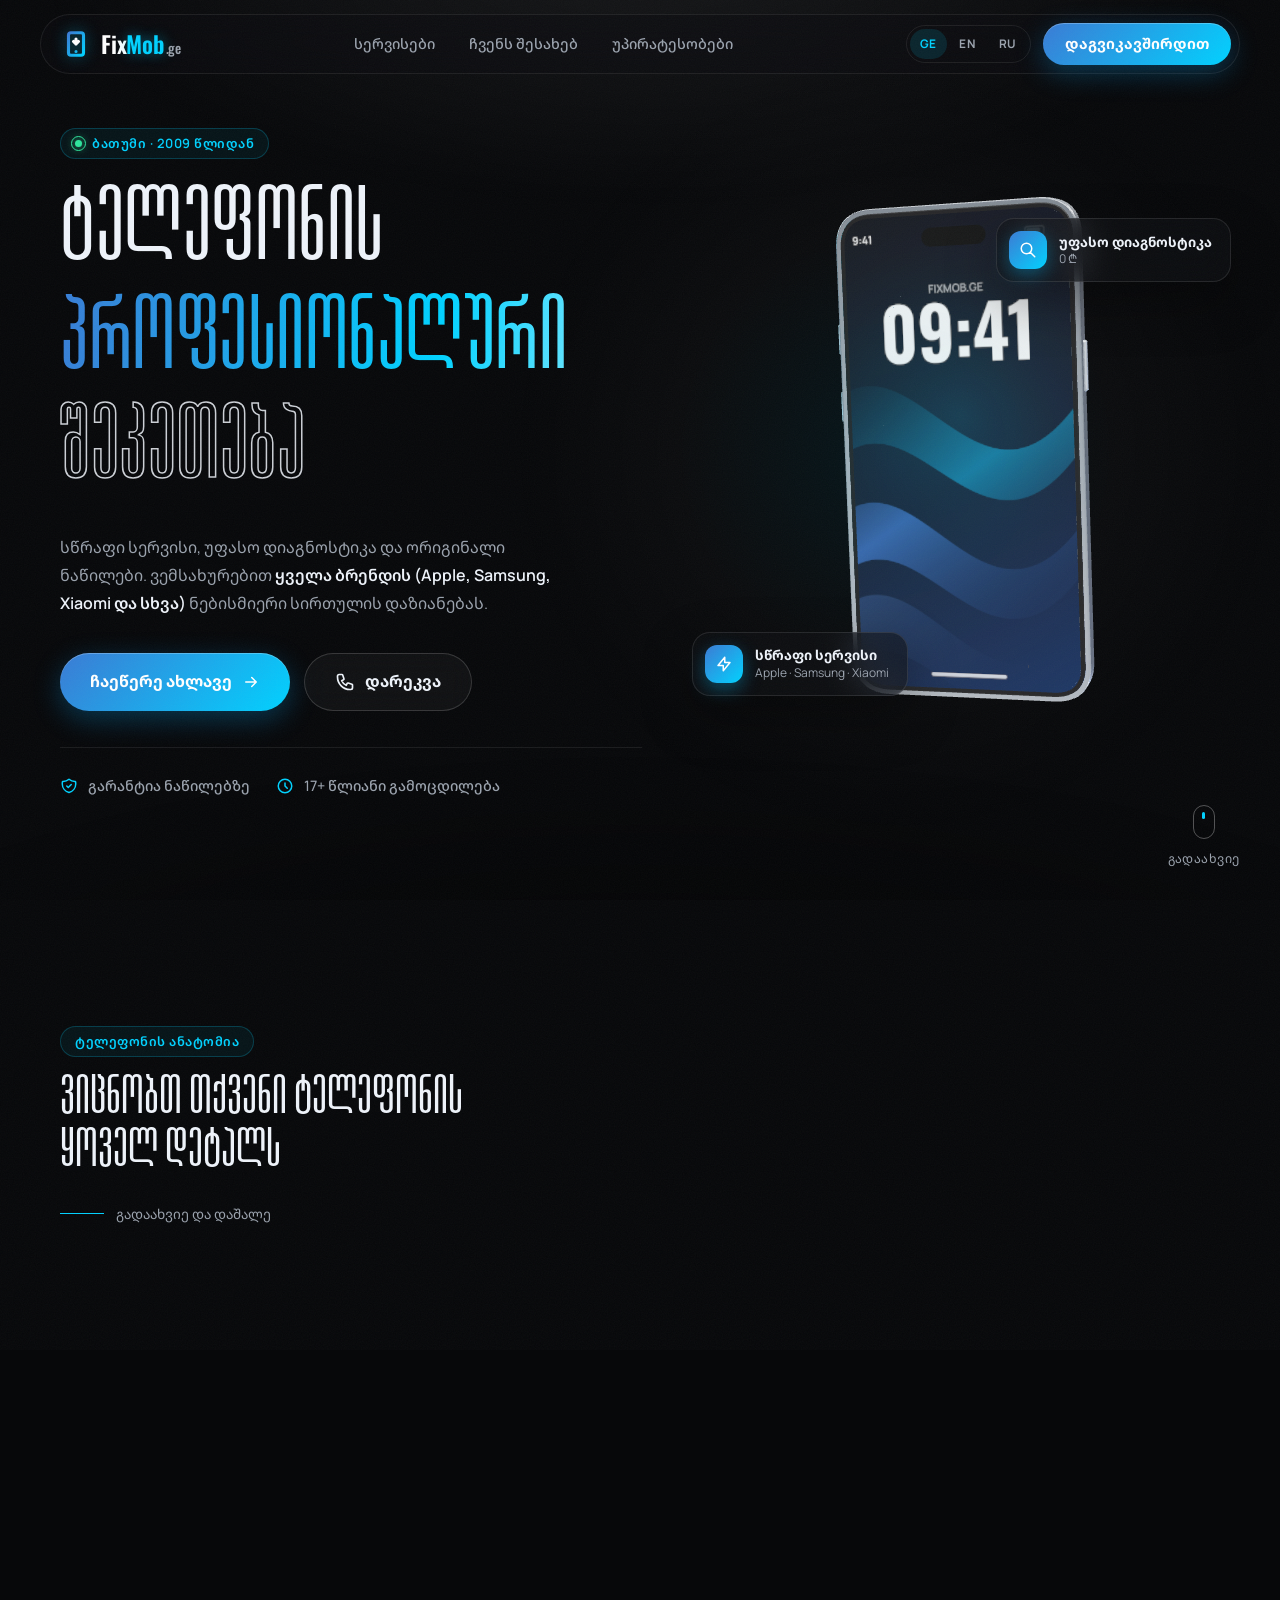
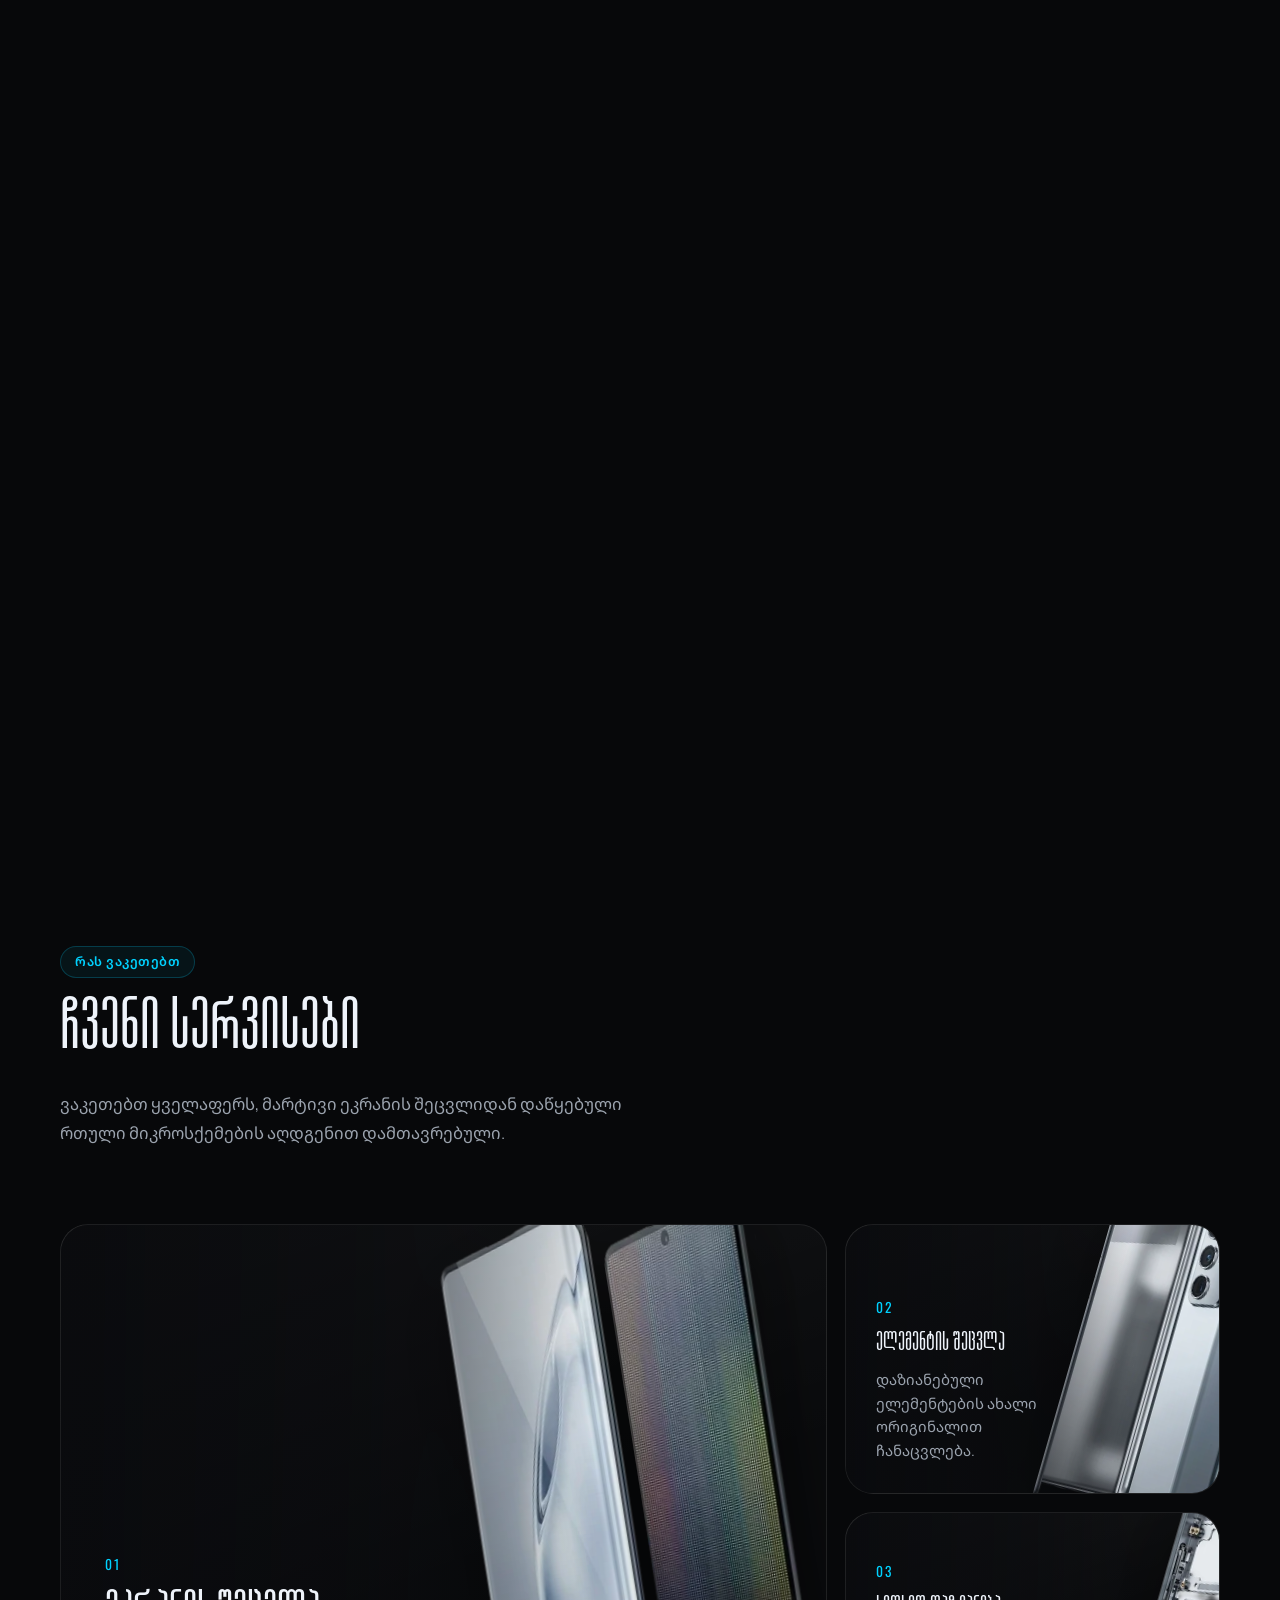
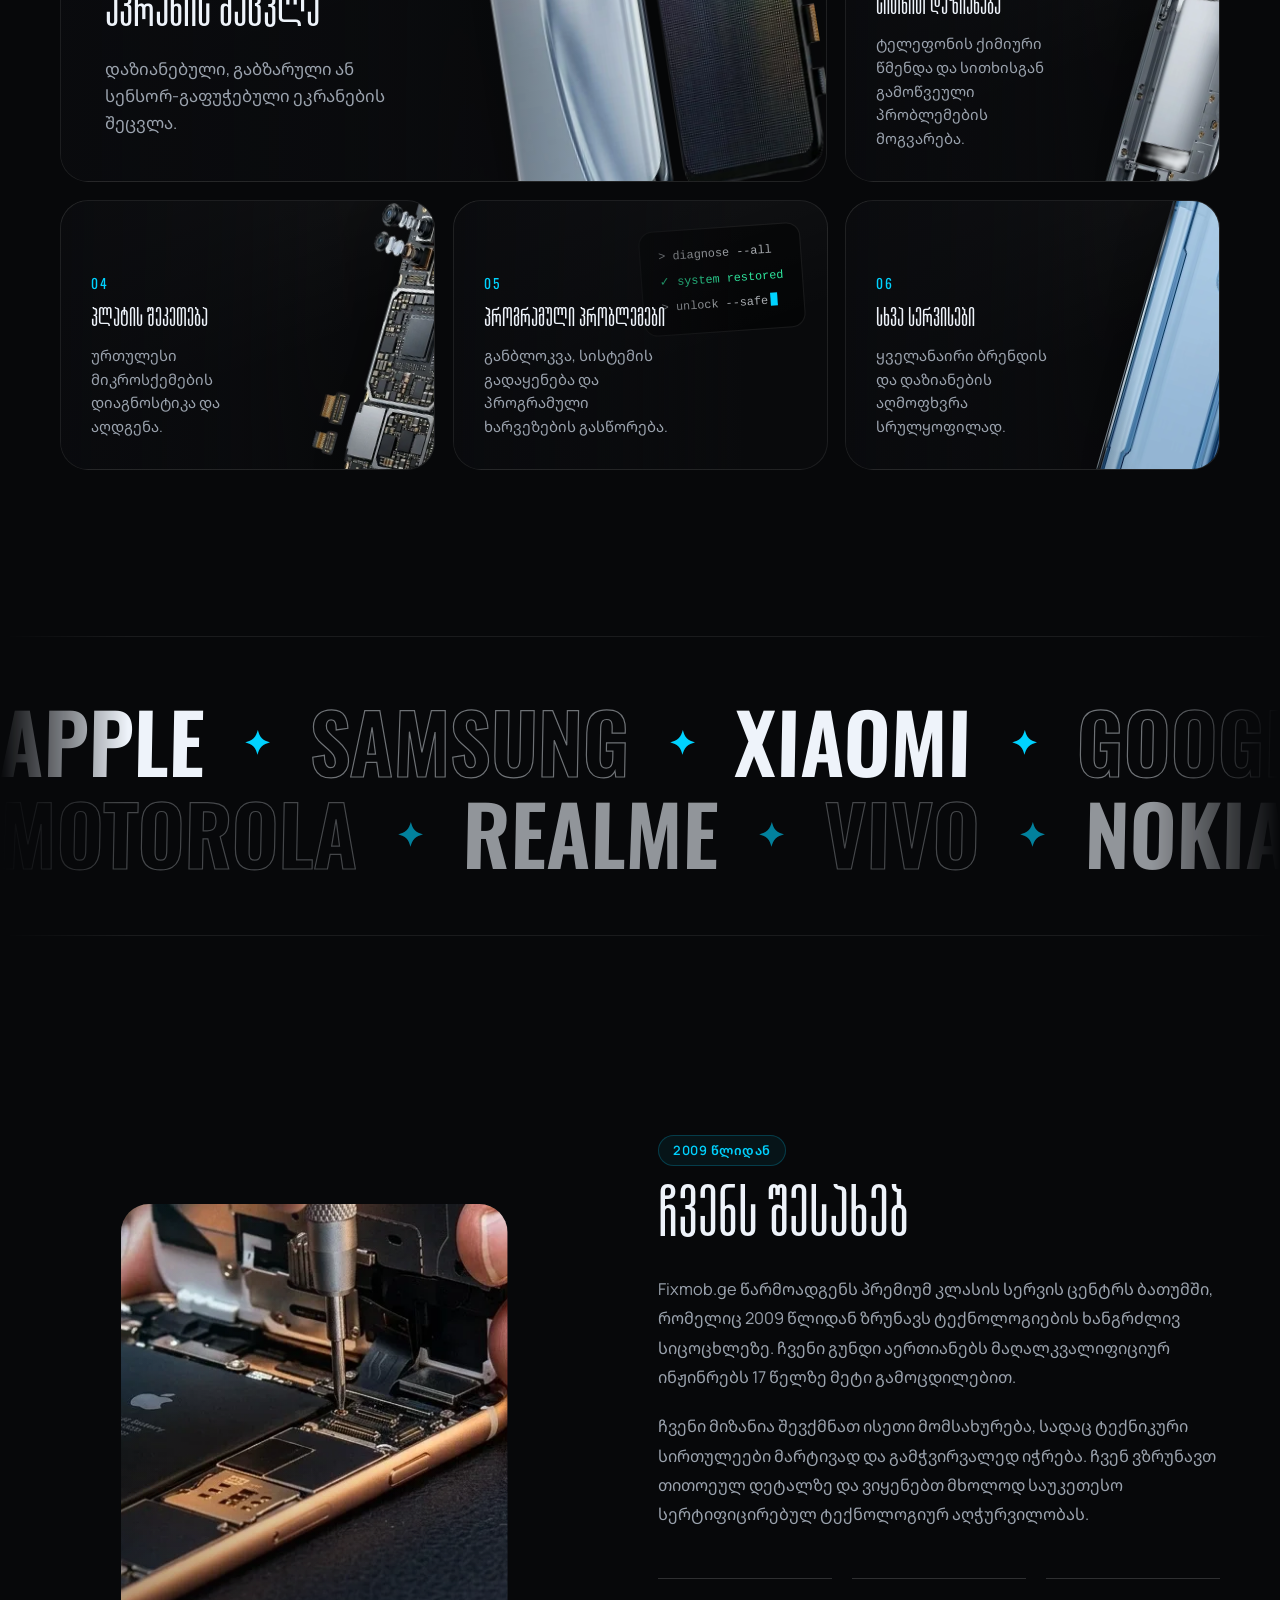
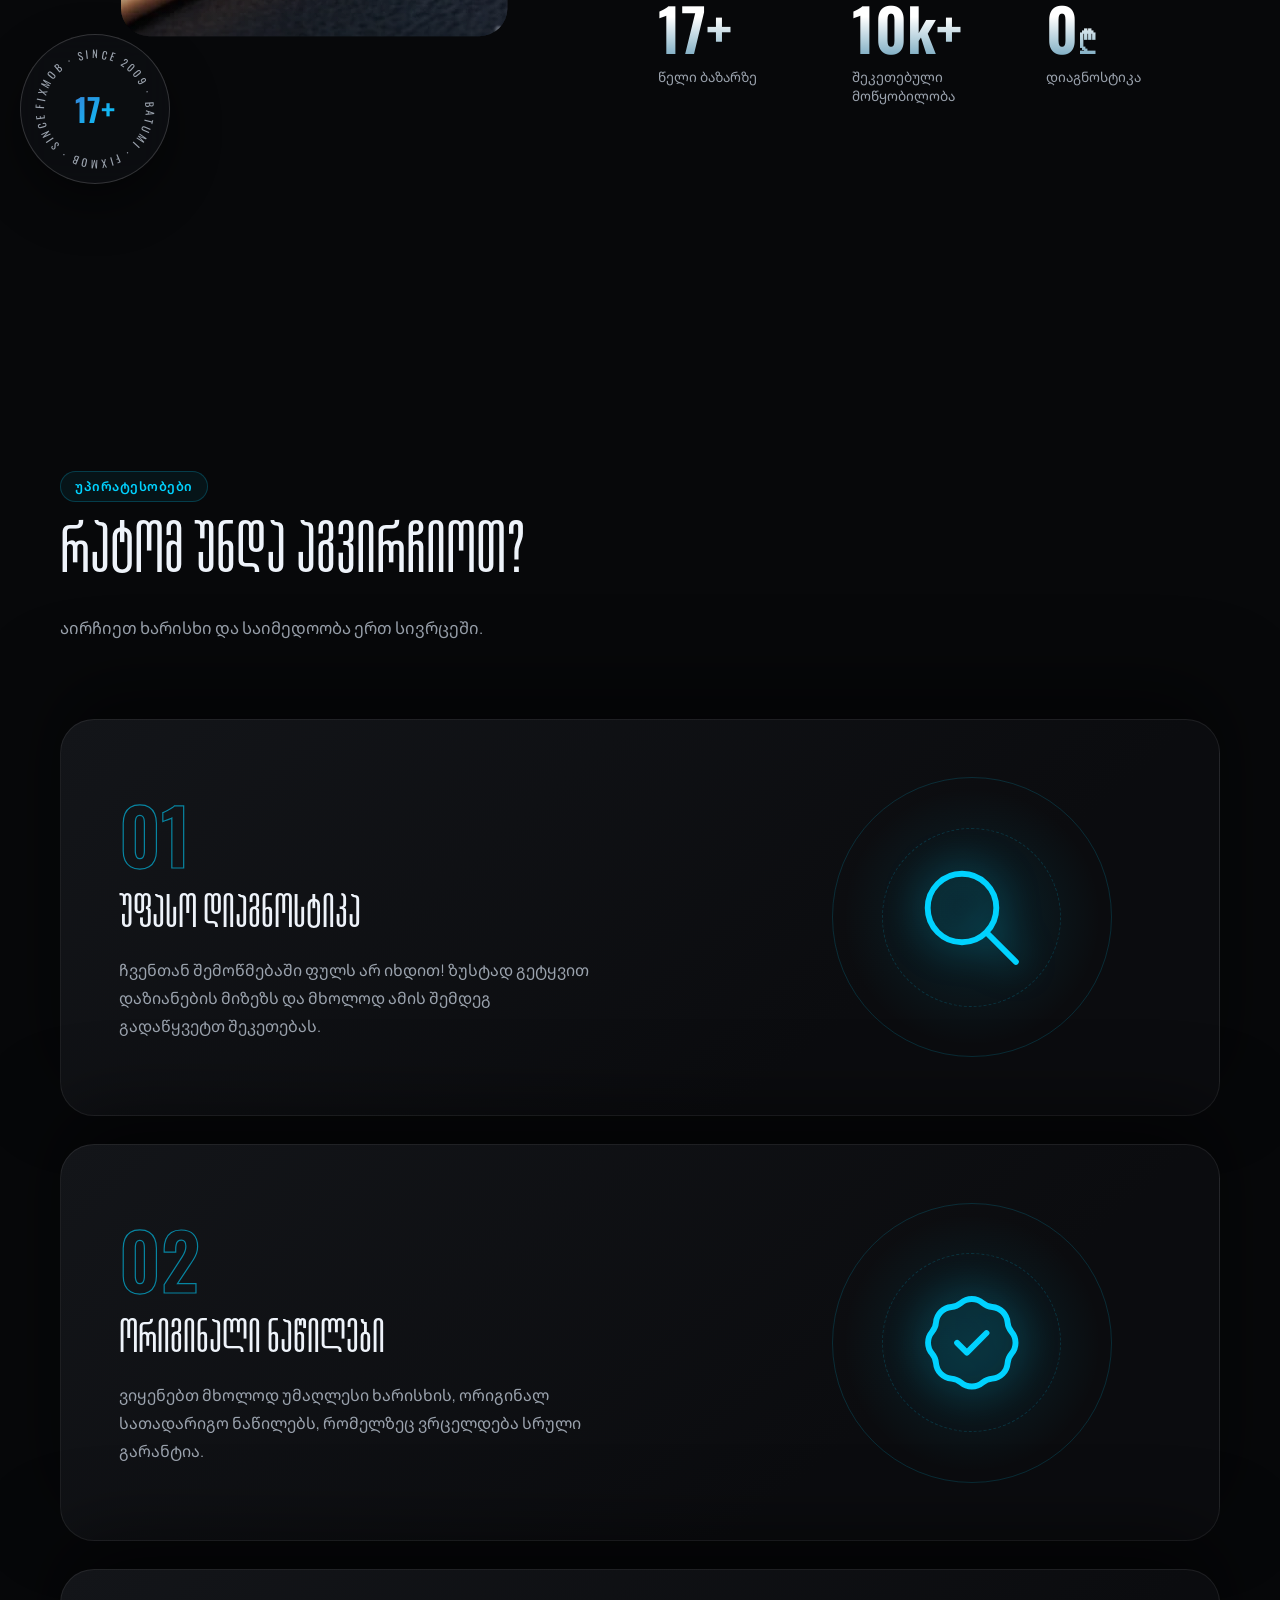
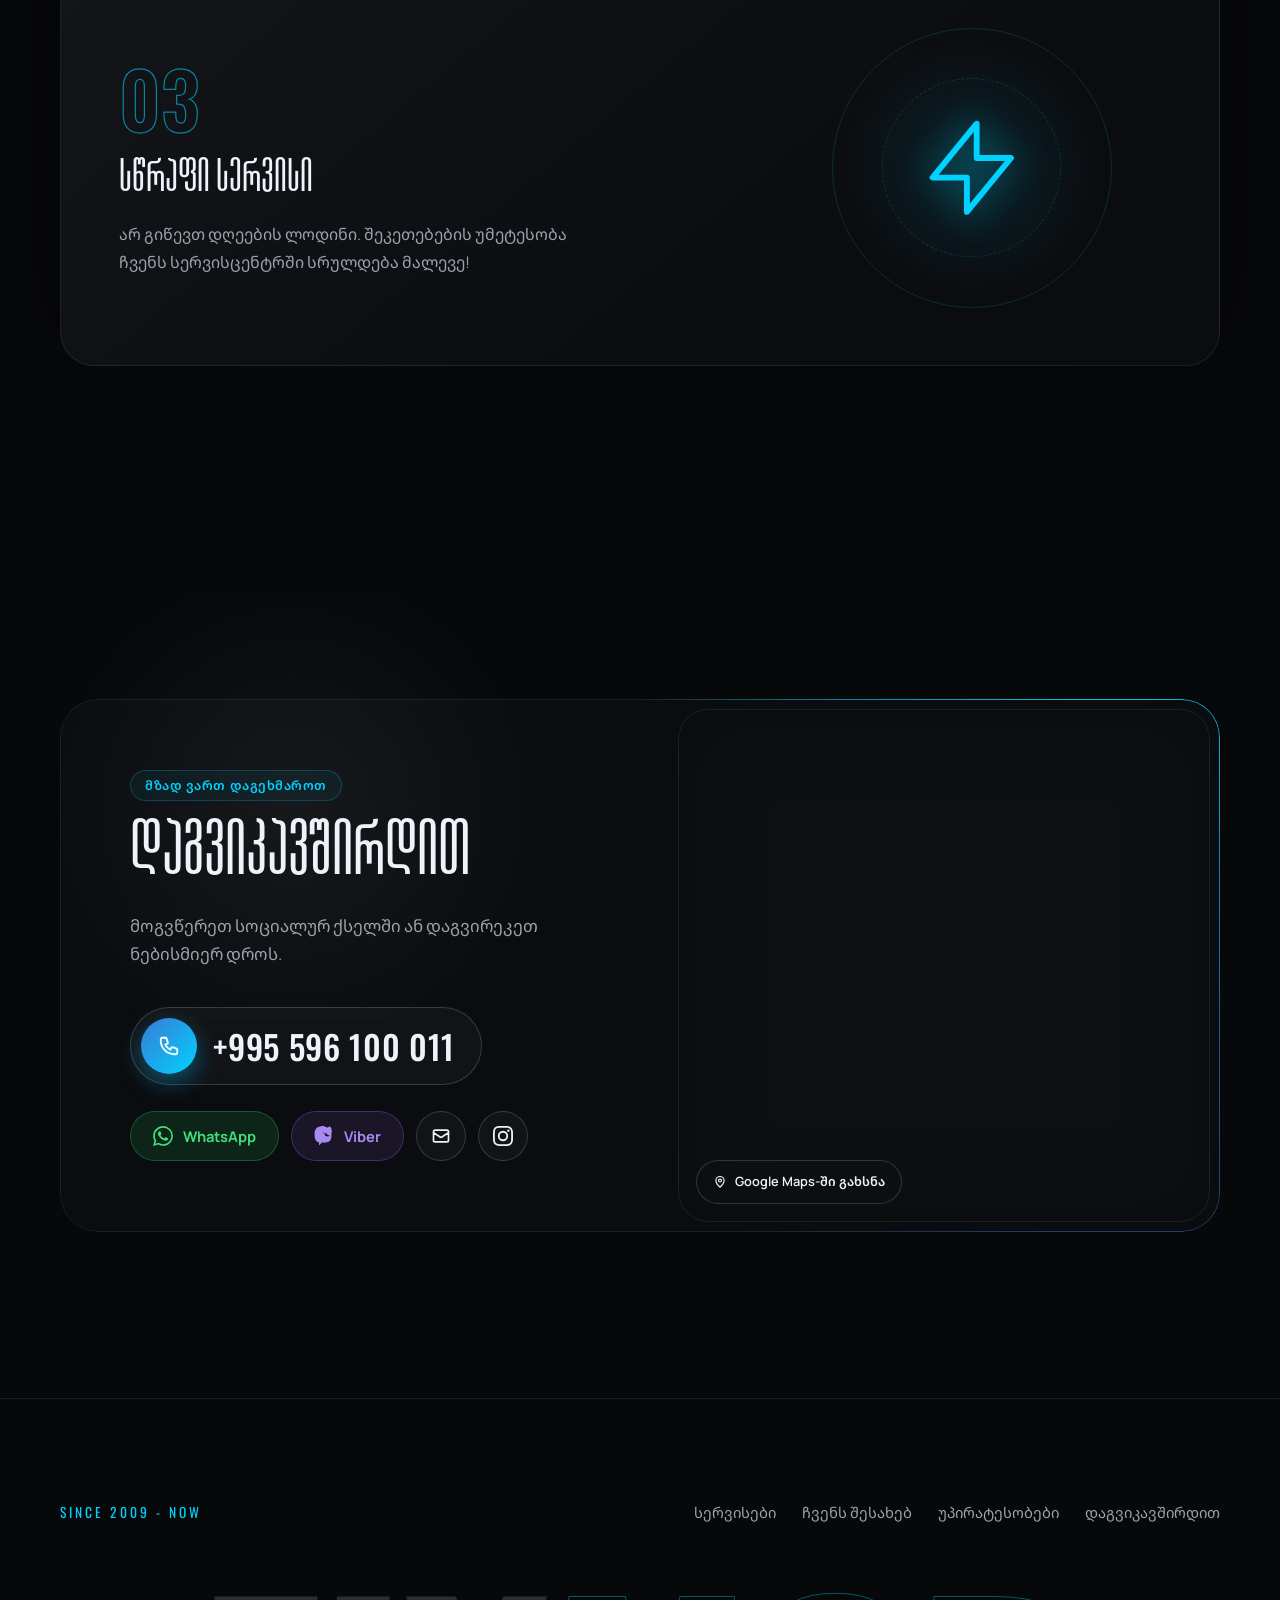
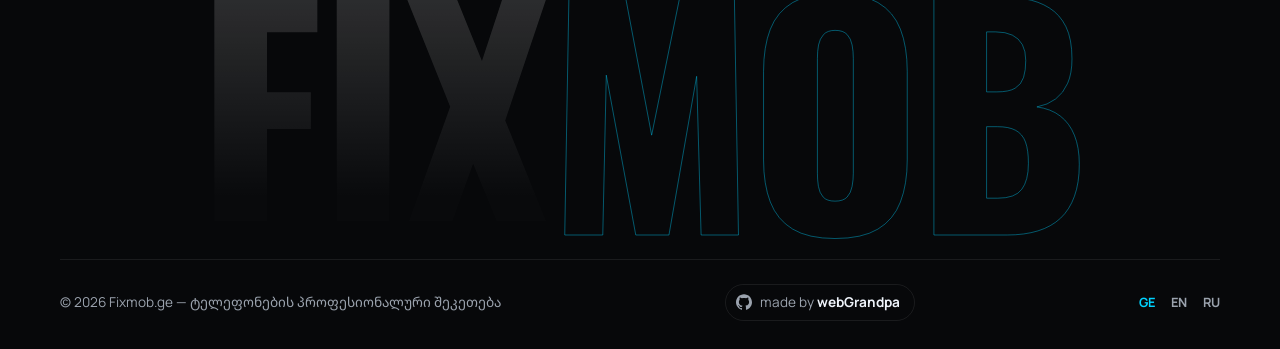
<file: index.html>
<!doctype html>
<html lang="ka">
    <head>
        <meta charset="UTF-8" />
        <meta name="viewport" content="width=device-width, initial-scale=1.0" />
        <meta name="theme-color" content="#07080a" />
        <meta name="robots" content="index, follow, max-image-preview:large, max-snippet:-1, max-video-preview:-1" />
        <meta name="author" content="Fixmob.ge" />

        <title>Fixmob.ge | ტელეფონების პროფესიონალური შეკეთება ბათუმში</title>
        <meta
            name="description"
            content="Fixmob.ge — ტელეფონების პროფესიონალური შეკეთება ბათუმში 2009 წლიდან. უფასო დიაგნოსტიკა, ორიგინალი ნაწილები, გარანტია. Apple, Samsung, Xiaomi და ყველა ბრენდი."
        />
        <meta
            name="keywords"
            content="ტელეფონის შეკეთება, მობილურის შეკეთება, ეკრანის შეცვლა, ბათუმი, iphone შეკეთება, samsung შეკეთება, fixmob, ფიქსმობი"
        />

        <!-- Geo / Local SEO -->
        <meta name="geo.region" content="GE-AJ" />
        <meta name="geo.placename" content="Batumi" />
        <meta name="geo.position" content="41.6477;41.6386" />
        <meta name="ICBM" content="41.6477, 41.6386" />

        <!-- Canonical & Language Alternates -->
        <link rel="canonical" href="https://fixmob.ge/" />
        <link rel="alternate" hreflang="ka" href="https://fixmob.ge/" />
        <link rel="alternate" hreflang="en" href="https://fixmob.ge/en/" />
        <link rel="alternate" hreflang="ru" href="https://fixmob.ge/ru/" />
        <link rel="alternate" hreflang="x-default" href="https://fixmob.ge/" />

        <!-- Open Graph -->
        <meta property="og:site_name" content="Fixmob.ge" />
        <meta property="og:locale" content="ka_GE" />
        <meta property="og:locale:alternate" content="en_US" />
        <meta property="og:locale:alternate" content="ru_RU" />
        <meta property="og:type" content="website" />
        <meta property="og:url" content="https://fixmob.ge/" />
        <meta
            property="og:title"
            content="Fixmob.ge | ტელეფონების პროფესიონალური შეკეთება ბათუმში"
        />
        <meta
            property="og:description"
            content="სწრაფი სერვისი, უფასო დიაგნოსტიკა და ორიგინალი ნაწილები. ბათუმში 2009 წლიდან."
        />
        <meta
            property="og:image"
            content="https://fixmob.ge/assets/hero.webp"
        />
        <meta property="og:image:width" content="1200" />
        <meta property="og:image:height" content="630" />
        <meta property="og:image:alt" content="Fixmob.ge — ტელეფონის შეკეთება" />

        <!-- Twitter Card -->
        <meta name="twitter:card" content="summary_large_image" />
        <meta name="twitter:url" content="https://fixmob.ge/" />
        <meta
            name="twitter:title"
            content="Fixmob.ge | ტელეფონების პროფესიონალური შეკეთება ბათუმში"
        />
        <meta
            name="twitter:description"
            content="სწრაფი სერვისი, უფასო დიაგნოსტიკა და ორიგინალი ნაწილები. 2009 წლიდან."
        />
        <meta
            name="twitter:image"
            content="https://fixmob.ge/assets/hero.webp"
        />

        <!-- Favicon -->
        <link rel="icon" type="image/svg+xml" href="/favicon.svg" />
        <link rel="apple-touch-icon" href="/favicon.svg" />

        <!-- Performance: preconnect & preload -->
        <link rel="modulepreload" href="/js/phone3d.js?v=14" />
        <link rel="modulepreload" href="/js/vendor/three.module.min.js" />
        <link rel="preconnect" href="https://fonts.googleapis.com" />
        <link rel="preconnect" href="https://fonts.gstatic.com" crossorigin />
        <link rel="preload" href="/assets/fonts/alk-tall-mtavruli.woff2" as="font" type="font/woff2" crossorigin />
        <link
            href="https://fonts.googleapis.com/css2?family=Manrope:wght@400;500;600;700;800&family=Noto+Sans+Georgian:wght@400;500;600;700&family=Oswald:wght@400;500;600;700&display=swap"
            rel="stylesheet"
        />

        <!-- Capability flags (set before first paint) -->
        <script>
            (function () {
                var d = document.documentElement;
                d.classList.add('js');
                try {
                    if (matchMedia('(prefers-reduced-motion: reduce)').matches) return;
                    var c = document.createElement('canvas');
                    var gl = c.getContext('webgl2') || c.getContext('webgl');
                    if (gl) {
                        d.classList.add('webgl');
                        var ext = gl.getExtension('WEBGL_lose_context');
                        if (ext) ext.loseContext();
                    }
                } catch (e) {}
            })();
        </script>

        <!-- Custom CSS -->
        <link rel="stylesheet" href="/css/style.css?v=14" />

        <!-- JSON-LD: LocalBusiness -->
        <script type="application/ld+json">
        {
            "@context": "https://schema.org",
            "@type": "LocalBusiness",
            "@id": "https://fixmob.ge/#business",
            "name": "Fixmob.ge",
            "alternateName": ["FixMob", "ფიქსმობი"],
            "description": "ტელეფონების პროფესიონალური შეკეთების სერვის-ცენტრი ბათუმში. ყველა ბრენდის (Apple, Samsung, Xiaomi და სხვა) მობილურის შეკეთება, უფასო დიაგნოსტიკა, ორიგინალი ნაწილები, გარანტია.",
            "url": "https://fixmob.ge/",
            "image": "https://fixmob.ge/assets/hero.webp",
            "logo": "https://fixmob.ge/assets/hero.webp",
            "telephone": "+995596100011",
            "email": "Fixmob2009@gmail.com",
            "foundingDate": "2009",
            "slogan": "სწრაფი სერვისი, უფასო დიაგნოსტიკა, ორიგინალი ნაწილები",
            "address": {
                "@type": "PostalAddress",
                "addressLocality": "Batumi",
                "addressRegion": "Adjara",
                "addressCountry": "GE"
            },
            "geo": {
                "@type": "GeoCoordinates",
                "latitude": 41.6477,
                "longitude": 41.6386
            },
            "hasMap": "https://maps.app.goo.gl/8ifCA82LaC7yfWge8",
            "areaServed": [
                { "@type": "City", "name": "Batumi" },
                { "@type": "Country", "name": "Georgia" }
            ],
            "sameAs": [
                "https://www.instagram.com/fixmob2009",
                "https://wa.me/995596100011"
            ],
            "knowsLanguage": ["ka", "en", "ru"],
            "hasOfferCatalog": {
                "@type": "OfferCatalog",
                "name": "ტელეფონის შეკეთების სერვისები",
                "itemListElement": [
                    { "@type": "Offer", "itemOffered": { "@type": "Service", "name": "ეკრანის შეცვლა", "description": "დაზიანებული, გაბზარული ან სენსორ-გაფუჭებული ეკრანების შეცვლა." } },
                    { "@type": "Offer", "itemOffered": { "@type": "Service", "name": "ელემენტის შეცვლა", "description": "დაზიანებული ელემენტების ახალი ორიგინალით ჩანაცვლება." } },
                    { "@type": "Offer", "itemOffered": { "@type": "Service", "name": "სითხით დაზიანება", "description": "ტელეფონის ქიმიური წმენდა და სითხისგან გამოწვეული პრობლემების მოგვარება." } },
                    { "@type": "Offer", "itemOffered": { "@type": "Service", "name": "პლატის შეკეთება", "description": "ურთულესი მიკროსქემების დიაგნოსტიკა და აღდგენა." } },
                    { "@type": "Offer", "itemOffered": { "@type": "Service", "name": "პროგრამული პრობლემები", "description": "განბლოკვა, სისტემის გადაყენება და პროგრამული ხარვეზების გასწორება." } }
                ]
            }
        }
        </script>

        <!-- JSON-LD: Organization & WebSite -->
        <script type="application/ld+json">
        {
            "@context": "https://schema.org",
            "@type": "WebSite",
            "@id": "https://fixmob.ge/#website",
            "url": "https://fixmob.ge/",
            "name": "Fixmob.ge",
            "inLanguage": ["ka", "en", "ru"],
            "publisher": { "@id": "https://fixmob.ge/#business" }
        }
        </script>
    </head>
    <body>
        <a class="skip-link" href="#main">მთავარ შინაარსზე გადასვლა</a>

        <!-- Preloader: the phone "charges" to 100%, then the camera dives into its screen -->
        <div class="preloader" id="preloader" aria-hidden="true">
            <div class="pl-device">
                <svg class="pl-outline" viewBox="0 0 124 248" fill="none">
                    <rect x="2" y="2" width="120" height="244" rx="26" pathLength="1" />
                    <rect class="pl-island" x="46" y="13" width="32" height="10" rx="5" pathLength="1" />
                </svg>
                <div class="pl-screen">
                    <div class="pl-liquid"><span class="pl-wave"></span><span class="pl-wave pl-wave--2"></span></div>
                    <div class="pl-readout">
                        <span class="pl-count"><span id="preloader-count">0</span><small>%</small></span>
                        <svg class="pl-check" viewBox="0 0 24 24" fill="none" stroke="currentColor"><path stroke-width="2.5" stroke-linecap="round" stroke-linejoin="round" d="M5 13l4 4L19 7" pathLength="1" /></svg>
                    </div>
                </div>
            </div>
            <div class="pl-brand">
                <span class="logo-fix">Fix</span><span class="logo-mob">Mob</span><span class="logo-ge">.ge</span>
            </div>
            <div class="pl-meta"><span>Batumi</span><i></i><span>since 2009</span></div>
        </div>

        <!-- Ambient background -->
        <div class="ambient" aria-hidden="true"></div>
        <div class="grain" aria-hidden="true"></div>

        <!-- Cursor (desktop only) -->
        <div class="cursor" aria-hidden="true"><div class="cursor__dot"></div><div class="cursor__ring"></div></div>

        <!-- Scroll Progress Bar -->
        <div class="scroll-progress" id="scroll-progress"></div>

        <!-- Header Navigation -->
        <header class="header" id="header">
            <div class="header__bar">
                <a href="/" class="logo-wrapper" aria-label="Fixmob.ge - მთავარი">
                    <svg width="28" height="28" viewBox="0 0 24 24" fill="none" class="logo-svg" aria-hidden="true">
                        <defs>
                            <linearGradient id="logo-grad" x1="0%" y1="0%" x2="100%" y2="100%">
                                <stop offset="0%" stop-color="#3a7bd5" />
                                <stop offset="100%" stop-color="#00d2ff" />
                            </linearGradient>
                        </defs>
                        <path stroke="url(#logo-grad)" stroke-width="2.5" stroke-linecap="round" stroke-linejoin="round" d="M12 18h.01M8 21h8a2 2 0 002-2V5a2 2 0 00-2-2H8a2 2 0 00-2 2v14a2 2 0 002 2z" />
                        <path stroke="#fff" stroke-width="2.5" stroke-linecap="round" stroke-linejoin="round" d="M10 10l2 2m0 0l2-2m-2 2v-4" />
                    </svg>
                    <span class="logo-text"><span class="logo-fix">Fix</span><span class="logo-mob">Mob</span><span class="logo-ge">.ge</span></span>
                </a>

                <nav class="desktop-nav" aria-label="მთავარი ნავიგაცია">
                    <ul class="nav-links">
                        <li><a href="#services" class="nav-link">სერვისები</a></li>
                        <li><a href="#about" class="nav-link">ჩვენს შესახებ</a></li>
                        <li><a href="#why-us" class="nav-link">უპირატესობები</a></li>
                    </ul>
                </nav>

                <div class="header__right">
                    <div class="lang-switcher" role="group" aria-label="ენის არჩევა">
                        <a href="/" data-lang="ge" hreflang="ka" aria-label="ქართული" class="active" aria-current="page">GE</a>
                        <a href="/en/" data-lang="en" hreflang="en" aria-label="English">EN</a>
                        <a href="/ru/" data-lang="ru" hreflang="ru" aria-label="Русский">RU</a>
                    </div>
                    <a href="#contact" class="header-cta btn-primary" data-magnetic data-modal-open="contact-modal" aria-haspopup="dialog"><span>დაგვიკავშირდით</span></a>
                    <button class="hamburger" id="hamburger-btn" aria-label="მენიუ" aria-expanded="false" aria-controls="mobile-nav">
                        <span></span><span></span>
                    </button>
                </div>
            </div>
        </header>

        <!-- Mobile Navigation Overlay -->
        <nav class="mobile-nav" id="mobile-nav" aria-label="მობილური ნავიგაცია">
            <div class="mobile-nav-links">
                <a href="#services" class="mobile-nav-link"><span class="mobile-nav-num">01</span>სერვისები</a>
                <a href="#about" class="mobile-nav-link"><span class="mobile-nav-num">02</span>ჩვენს შესახებ</a>
                <a href="#why-us" class="mobile-nav-link"><span class="mobile-nav-num">03</span>უპირატესობები</a>
                <a href="#contact" class="mobile-nav-link" data-modal-open="contact-modal" aria-haspopup="dialog"><span class="mobile-nav-num">04</span>დაგვიკავშირდით</a>
            </div>
            <div class="mobile-nav-foot">
                <div class="mobile-lang-switcher" role="group" aria-label="ენის არჩევა">
                    <a href="/" data-lang="ge" hreflang="ka" aria-label="ქართული" class="active" aria-current="page">GE</a>
                    <a href="/en/" data-lang="en" hreflang="en" aria-label="English">EN</a>
                    <a href="/ru/" data-lang="ru" hreflang="ru" aria-label="Русский">RU</a>
                </div>
                <a href="tel:+995596100011" class="mobile-nav-phone">+995 596 100 011</a>
            </div>
        </nav>

        <main id="main">
            <!-- ============ 3D Stage: Hero + Anatomy ============ -->
            <div class="stage">
                <div class="stage__canvas" aria-hidden="true">
                    <div class="stage__sticky">
                        <div class="stage__glow"></div>
                        <canvas id="phone-canvas"></canvas>
                    </div>
                </div>

                <!-- Hero -->
                <section class="hero" aria-labelledby="hero-title">
                    <div class="container hero__inner">
                        <div class="hero__content">
                            <p class="eyebrow hero__eyebrow" data-hero-intro>
                                <span class="live-dot" aria-hidden="true"></span>ბათუმი · 2009 წლიდან
                            </p>
                            <h1 class="hero-title" id="hero-title">
                                <span class="line"><span class="line__inner">ტელეფონის</span></span>
                                <span class="line"><span class="line__inner gradient-text gradient-text--anim">პროფესიონალური</span></span>
                                <span class="line"><span class="line__inner outline-text">შეკეთება</span></span>
                            </h1>
                            <p class="hero-subtitle" data-hero-intro>სწრაფი სერვისი, უფასო დიაგნოსტიკა და ორიგინალი ნაწილები. ვემსახურებით <strong>ყველა ბრენდის (Apple, Samsung, Xiaomi და სხვა)</strong> ნებისმიერი სირთულის დაზიანებას.</p>

                            <div class="hero-buttons" data-hero-intro>
                                <a href="#contact" class="btn-primary btn-lg" data-magnetic data-modal-open="contact-modal" aria-haspopup="dialog">
                                    <span>ჩაეწერე ახლავე</span>
                                    <svg class="btn-arrow" viewBox="0 0 24 24" fill="none" stroke="currentColor" aria-hidden="true"><path stroke-width="2" stroke-linecap="round" stroke-linejoin="round" d="M5 12h14m-6-6l6 6-6 6" /></svg>
                                </a>
                                <a href="tel:+995596100011" class="btn-ghost btn-lg" data-magnetic>
                                    <svg viewBox="0 0 24 24" fill="none" stroke="currentColor" width="20" height="20" aria-hidden="true"><path stroke-linecap="round" stroke-linejoin="round" stroke-width="2" d="M3 5a2 2 0 012-2h3.28a1 1 0 01.948.684l1.498 4.493a1 1 0 01-.502 1.21l-2.257 1.13a11.042 11.042 0 005.516 5.516l1.13-2.257a1 1 0 011.21-.502l4.493 1.498a1 1 0 01.684.949V19a2 2 0 01-2 2h-1C9.716 21 3 14.284 3 6V5z" /></svg>
                                    <span>დარეკვა</span>
                                </a>
                            </div>

                            <ul class="trust-row" data-hero-intro>
                                <li class="trust-item">
                                    <svg fill="none" viewBox="0 0 24 24" stroke="currentColor" aria-hidden="true"><path stroke-linecap="round" stroke-linejoin="round" stroke-width="2" d="M9 12l2 2 4-4m5.618-4.016A11.955 11.955 0 0112 2.944a11.955 11.955 0 01-8.618 3.04A12.02 12.02 0 003 9c0 5.591 3.824 10.29 9 11.622 5.176-1.332 9-6.03 9-11.622 0-1.042-.133-2.052-.382-3.016z" /></svg>
                                    <span>გარანტია ნაწილებზე</span>
                                </li>
                                <li class="trust-item">
                                    <svg fill="none" viewBox="0 0 24 24" stroke="currentColor" aria-hidden="true"><path stroke-linecap="round" stroke-linejoin="round" stroke-width="2" d="M12 8v4l3 3m6-3a9 9 0 11-18 0 9 9 0 0118 0z" /></svg>
                                    <span><span data-years>17</span>+ წლიანი გამოცდილება</span>
                                </li>
                            </ul>
                        </div>

                        <div class="hero__visual">
                            <img src="/assets/hero.webp" alt="ტელეფონის შეკეთება — დემონტაჟის ხედი" class="hero__fallback" width="1408" height="768" />
                            <div class="float-chip float-chip--1" aria-hidden="true">
                                <span class="float-chip__icon"><svg fill="none" viewBox="0 0 24 24" stroke="currentColor"><path stroke-linecap="round" stroke-linejoin="round" stroke-width="2" d="M21 21l-6-6m2-5a7 7 0 11-14 0 7 7 0 0114 0z" /></svg></span>
                                <span><strong>უფასო დიაგნოსტიკა</strong><small>0 ₾</small></span>
                            </div>
                            <div class="float-chip float-chip--2" aria-hidden="true">
                                <span class="float-chip__icon"><svg fill="none" viewBox="0 0 24 24" stroke="currentColor"><path stroke-linecap="round" stroke-linejoin="round" stroke-width="2" d="M13 10V3L4 14h7v7l9-11h-7z" /></svg></span>
                                <span><strong>სწრაფი სერვისი</strong><small>Apple · Samsung · Xiaomi</small></span>
                            </div>
                        </div>
                    </div>

                    <div class="scroll-hint" aria-hidden="true">
                        <span class="scroll-hint__mouse"><span></span></span>
                        <span class="scroll-hint__label">გადაახვიე</span>
                    </div>
                </section>

                <!-- Anatomy (scroll-driven exploded view) -->
                <section class="anatomy" id="anatomy" aria-labelledby="anatomy-title">
                    <div class="anatomy__sticky">
                        <div class="container anatomy__layout">
                            <div class="anatomy__head">
                                <p class="eyebrow">ტელეფონის ანატომია</p>
                                <h2 class="anatomy__title" id="anatomy-title">ვიცნობთ თქვენი ტელეფონის ყოველ დეტალს</h2>
                                <p class="anatomy__hint">
                                    <span class="anatomy__hint-line" aria-hidden="true"></span>გადაახვიე და დაშალე
                                </p>
                            </div>

                            <ol class="anatomy__steps">
                                <li class="anatomy__step">
                                    <span class="anatomy__num">01 <i>/ 04</i></span>
                                    <h3>ეკრანის შეცვლა</h3>
                                    <p>დაზიანებული, გაბზარული ან სენსორ-გაფუჭებული ეკრანების შეცვლა.</p>
                                </li>
                                <li class="anatomy__step">
                                    <span class="anatomy__num">02 <i>/ 04</i></span>
                                    <h3>პლატის შეკეთება</h3>
                                    <p>ურთულესი მიკროსქემების დიაგნოსტიკა და აღდგენა.</p>
                                </li>
                                <li class="anatomy__step">
                                    <span class="anatomy__num">03 <i>/ 04</i></span>
                                    <h3>ელემენტის შეცვლა</h3>
                                    <p>დაზიანებული ელემენტების ახალი ორიგინალით ჩანაცვლება.</p>
                                </li>
                                <li class="anatomy__step">
                                    <span class="anatomy__num">04 <i>/ 04</i></span>
                                    <h3>სითხით დაზიანება</h3>
                                    <p>ტელეფონის ქიმიური წმენდა და სითხისგან გამოწვეული პრობლემების მოგვარება.</p>
                                </li>
                            </ol>

                            <div class="anatomy__progress" aria-hidden="true">
                                <span class="anatomy__tick"></span>
                                <span class="anatomy__tick"></span>
                                <span class="anatomy__tick"></span>
                                <span class="anatomy__tick"></span>
                            </div>

                            <div class="anatomy__done">
                                <span class="anatomy__done-icon" aria-hidden="true">
                                    <svg viewBox="0 0 24 24" fill="none" stroke="currentColor"><path stroke-width="2.5" stroke-linecap="round" stroke-linejoin="round" d="M5 13l4 4L19 7" /></svg>
                                </span>
                                <div>
                                    <p class="anatomy__done-title">შეკეთებულია</p>
                                    <p class="anatomy__done-desc">ორიგინალი ნაწილებით და გარანტიით.</p>
                                </div>
                            </div>
                        </div>

                        <div class="hotspots" aria-hidden="true">
                            <span class="hotspot"><span class="hotspot__dot"></span><span class="hotspot__label">01</span></span>
                            <span class="hotspot"><span class="hotspot__dot"></span><span class="hotspot__label">02</span></span>
                            <span class="hotspot"><span class="hotspot__dot"></span><span class="hotspot__label">03</span></span>
                            <span class="hotspot"><span class="hotspot__dot"></span><span class="hotspot__label">04</span></span>
                        </div>
                    </div>
                </section>
            </div>

            <!-- ============ Services ============ -->
            <section id="services" class="section services">
                <div class="container">
                    <div class="section-head">
                        <p class="eyebrow" data-reveal>რას ვაკეთებთ</p>
                        <h2 class="section-title" data-split>ჩვენი სერვისები</h2>
                        <p class="section-desc" data-reveal>ვაკეთებთ ყველაფერს, მარტივი ეკრანის შეცვლიდან დაწყებული რთული მიკროსქემების აღდგენით დამთავრებული.</p>
                    </div>

                    <div class="bento">
                        <article class="svc svc--hero" data-reveal data-spotlight data-tilt>
                            <div class="svc__body">
                                <span class="svc__index">01</span>
                                <h3>ეკრანის შეცვლა</h3>
                                <p>დაზიანებული, გაბზარული ან სენსორ-გაფუჭებული ეკრანების შეცვლა.</p>
                            </div>
                            <img class="svc__media" src="/assets/parts/screen.webp" alt="" width="340" height="640" loading="lazy" />
                        </article>

                        <article class="svc" data-reveal data-spotlight data-tilt>
                            <div class="svc__body">
                                <span class="svc__index">02</span>
                                <h3>ელემენტის შეცვლა</h3>
                                <p>დაზიანებული ელემენტების ახალი ორიგინალით ჩანაცვლება.</p>
                            </div>
                            <img class="svc__media" src="/assets/parts/back.webp" alt="" width="300" height="600" loading="lazy" />
                        </article>

                        <article class="svc" data-reveal data-spotlight data-tilt>
                            <div class="svc__body">
                                <span class="svc__index">03</span>
                                <h3>სითხით დაზიანება</h3>
                                <p>ტელეფონის ქიმიური წმენდა და სითხისგან გამოწვეული პრობლემების მოგვარება.</p>
                            </div>
                            <img class="svc__media" src="/assets/parts/frame.webp" alt="" width="200" height="640" loading="lazy" />
                        </article>

                        <article class="svc" data-reveal data-spotlight data-tilt>
                            <div class="svc__body">
                                <span class="svc__index">04</span>
                                <h3>პლატის შეკეთება</h3>
                                <p>ურთულესი მიკროსქემების დიაგნოსტიკა და აღდგენა.</p>
                            </div>
                            <img class="svc__media" src="/assets/parts/board.webp" alt="" width="216" height="620" loading="lazy" />
                        </article>

                        <article class="svc svc--code" data-reveal data-spotlight data-tilt>
                            <div class="svc__body">
                                <span class="svc__index">05</span>
                                <h3>პროგრამული პრობლემები</h3>
                                <p>განბლოკვა, სისტემის გადაყენება და პროგრამული ხარვეზების გასწორება.</p>
                            </div>
                            <div class="svc__code" aria-hidden="true">
                                <span>&gt; diagnose --all</span>
                                <span class="ok">✓ system restored</span>
                                <span>&gt; unlock --safe<i class="caret"></i></span>
                            </div>
                        </article>

                        <article class="svc" data-reveal data-spotlight data-tilt>
                            <div class="svc__body">
                                <span class="svc__index">06</span>
                                <h3>სხვა სერვისები</h3>
                                <p>ყველანაირი ბრენდის და დაზიანების აღმოფხვრა სრულყოფილად.</p>
                            </div>
                            <img class="svc__media" src="/assets/parts/case.webp" alt="" width="210" height="640" loading="lazy" />
                        </article>
                    </div>
                </div>
            </section>

            <!-- ============ Brands marquee ============ -->
            <div class="marquee" aria-label="ბრენდები, რომლებსაც ვემსახურებით">
                <div class="marquee__row" data-marquee>
                    <div class="marquee__track">
                        <span>Apple</span><i>✦</i><span class="o">Samsung</span><i>✦</i><span>Xiaomi</span><i>✦</i><span class="o">Google Pixel</span><i>✦</i><span>Huawei</span><i>✦</i><span class="o">OnePlus</span><i>✦</i><span>Honor</span><i>✦</i><span class="o">Oppo</span><i>✦</i>
                    </div>
                </div>
                <div class="marquee__row marquee__row--rev" data-marquee aria-hidden="true">
                    <div class="marquee__track">
                        <span class="o">Motorola</span><i>✦</i><span>Realme</span><i>✦</i><span class="o">Vivo</span><i>✦</i><span>Nokia</span><i>✦</i><span class="o">Sony</span><i>✦</i><span>Poco</span><i>✦</i><span class="o">Redmi</span><i>✦</i><span>iPhone</span><i>✦</i>
                    </div>
                </div>
            </div>

            <!-- ============ About ============ -->
            <section id="about" class="section about">
                <div class="container about__grid">
                    <div class="about__visual">
                        <div class="about__frame" data-clip-reveal>
                            <img src="/assets/about-us.webp" alt="Fixmob.ge ბათუმის სერვის-ცენტრი — შეკეთების პროცესი" width="1272" height="768" loading="lazy" data-parallax-img />
                        </div>
                        <div class="seal" aria-hidden="true">
                            <svg viewBox="0 0 120 120">
                                <defs><path id="seal-circle" d="M60,60 m-46,0 a46,46 0 1,1 92,0 a46,46 0 1,1 -92,0" /></defs>
                                <text><textPath href="#seal-circle">FIXMOB · SINCE 2009 · BATUMI · FIXMOB · SINCE 2009 ·</textPath></text>
                            </svg>
                            <span class="seal__year"><span data-years>17</span>+</span>
                        </div>
                    </div>

                    <div class="about__content">
                        <p class="eyebrow" data-reveal>2009 წლიდან</p>
                        <h2 class="section-title" data-split>ჩვენს შესახებ</h2>
                        <p class="about__lead" data-reveal>Fixmob.ge წარმოადგენს პრემიუმ კლასის სერვის ცენტრს ბათუმში, რომელიც 2009 წლიდან ზრუნავს ტექნოლოგიების ხანგრძლივ სიცოცხლეზე. ჩვენი გუნდი აერთიანებს მაღალკვალიფიციურ ინჟინრებს <span data-years>17</span> წელზე მეტი გამოცდილებით.</p>
                        <p data-reveal>ჩვენი მიზანია შევქმნათ ისეთი მომსახურება, სადაც ტექნიკური სირთულეები მარტივად და გამჭვირვალედ იჭრება. ჩვენ ვზრუნავთ თითოეულ დეტალზე და ვიყენებთ მხოლოდ საუკეთესო სერტიფიცირებულ ტექნოლოგიურ აღჭურვილობას.</p>

                        <div class="stats">
                            <div class="stat" data-reveal>
                                <span class="stat__num" data-count="17" data-suffix="+" data-years>17+</span>
                                <span class="stat__label">წელი ბაზარზე</span>
                            </div>
                            <div class="stat" data-reveal>
                                <span class="stat__num" data-count="10" data-suffix="k+">10k+</span>
                                <span class="stat__label">შეკეთებული მოწყობილობა</span>
                            </div>
                            <div class="stat" data-reveal>
                                <span class="stat__num">0<small>₾</small></span>
                                <span class="stat__label">დიაგნოსტიკა</span>
                            </div>
                        </div>
                    </div>
                </div>
            </section>

            <!-- ============ Why Us ============ -->
            <section id="why-us" class="section why">
                <div class="container">
                    <div class="section-head">
                        <p class="eyebrow" data-reveal>უპირატესობები</p>
                        <h2 class="section-title" data-split>რატომ უნდა აგვირჩიოთ?</h2>
                        <p class="section-desc" data-reveal>აირჩიეთ ხარისხი და საიმედოობა ერთ სივრცეში.</p>
                    </div>

                    <div class="why__stack">
                        <article class="why-card" data-spotlight>
                            <div class="why-card__text">
                                <span class="why-card__num">01</span>
                                <h3>უფასო დიაგნოსტიკა</h3>
                                <p>ჩვენთან შემოწმებაში ფულს არ იხდით! ზუსტად გეტყვით დაზიანების მიზეზს და მხოლოდ ამის შემდეგ გადაწყვეტთ შეკეთებას.</p>
                            </div>
                            <div class="why-card__art" aria-hidden="true">
                                <svg fill="none" viewBox="0 0 24 24" stroke="currentColor"><path stroke-linecap="round" stroke-linejoin="round" stroke-width="1.2" d="M21 21l-6-6m2-5a7 7 0 11-14 0 7 7 0 0114 0z" /></svg>
                            </div>
                        </article>
                        <article class="why-card" data-spotlight>
                            <div class="why-card__text">
                                <span class="why-card__num">02</span>
                                <h3>ორიგინალი ნაწილები</h3>
                                <p>ვიყენებთ მხოლოდ უმაღლესი ხარისხის, ორიგინალ სათადარიგო ნაწილებს, რომელზეც ვრცელდება სრული გარანტია.</p>
                            </div>
                            <div class="why-card__art" aria-hidden="true">
                                <svg fill="none" viewBox="0 0 24 24" stroke="currentColor"><path stroke-linecap="round" stroke-linejoin="round" stroke-width="1.2" d="M9 12l2 2 4-4M7.835 4.697a3.42 3.42 0 001.946-.806 3.42 3.42 0 014.438 0 3.42 3.42 0 001.946.806 3.42 3.42 0 013.138 3.138 3.42 3.42 0 00.806 1.946 3.42 3.42 0 010 4.438 3.42 3.42 0 00-.806 1.946 3.42 3.42 0 01-3.138 3.138 3.42 3.42 0 00-1.946.806 3.42 3.42 0 01-4.438 0 3.42 3.42 0 00-1.946-.806 3.42 3.42 0 01-3.138-3.138 3.42 3.42 0 00-.806-1.946 3.42 3.42 0 010-4.438 3.42 3.42 0 00.806-1.946 3.42 3.42 0 013.138-3.138z" /></svg>
                            </div>
                        </article>
                        <article class="why-card" data-spotlight>
                            <div class="why-card__text">
                                <span class="why-card__num">03</span>
                                <h3>სწრაფი სერვისი</h3>
                                <p>არ გიწევთ დღეების ლოდინი. შეკეთებების უმეტესობა ჩვენს სერვისცენტრში სრულდება მალევე!</p>
                            </div>
                            <div class="why-card__art" aria-hidden="true">
                                <svg fill="none" viewBox="0 0 24 24" stroke="currentColor"><path stroke-linecap="round" stroke-linejoin="round" stroke-width="1.2" d="M13 10V3L4 14h7v7l9-11h-7z" /></svg>
                            </div>
                        </article>
                    </div>
                </div>
            </section>

            <!-- ============ Contact ============ -->
            <section id="contact" class="section contact">
                <div class="container">
                    <div class="contact__panel" data-reveal>
                        <div class="contact__info">
                            <p class="eyebrow">მზად ვართ დაგეხმაროთ</p>
                            <h2 class="contact__title" data-split>დაგვიკავშირდით</h2>
                            <p class="contact__desc">მოგვწერეთ სოციალურ ქსელში ან დაგვირეკეთ ნებისმიერ დროს.</p>

                            <a href="tel:+995596100011" class="contact__phone" data-magnetic aria-label="დარეკვა: +995 596 100 011">
                                <span class="contact__phone-icon" aria-hidden="true">
                                    <svg fill="none" viewBox="0 0 24 24" stroke="currentColor" width="22" height="22"><path stroke-linecap="round" stroke-linejoin="round" stroke-width="2" d="M3 5a2 2 0 012-2h3.28a1 1 0 01.948.684l1.498 4.493a1 1 0 01-.502 1.21l-2.257 1.13a11.042 11.042 0 005.516 5.516l1.13-2.257a1 1 0 011.21-.502l4.493 1.498a1 1 0 01.684.949V19a2 2 0 01-2 2h-1C9.716 21 3 14.284 3 6V5z" /></svg>
                                </span>
                                <span class="contact__phone-num">+995 596 100 011</span>
                            </a>

                            <div class="messenger-links">
                                <a href="https://wa.me/995596100011" class="messenger-btn whatsapp" target="_blank" rel="noopener" aria-label="WhatsApp">
                                    <svg width="20" height="20" fill="currentColor" viewBox="0 0 24 24" aria-hidden="true"><path d="M17.472 14.382c-.297-.149-1.758-.867-2.03-.967-.273-.099-.471-.148-.67.15-.197.297-.767.966-.94 1.164-.173.199-.347.223-.644.075-.297-.15-1.255-.463-2.39-1.475-.883-.788-1.48-1.761-1.653-2.059-.173-.297-.018-.458.13-.606.134-.133.298-.347.446-.52.149-.174.198-.298.298-.497.099-.198.05-.371-.025-.52-.075-.149-.669-1.612-.916-2.207-.242-.579-.487-.5-.669-.51-.173-.008-.371-.01-.57-.01-.198 0-.52.074-.792.372-.272.297-1.04 1.016-1.04 2.479 0 1.462 1.065 2.875 1.213 3.074.149.198 2.096 3.2 5.077 4.487.709.306 1.262.489 1.694.625.712.227 1.36.195 1.871.118.571-.085 1.758-.719 2.006-1.413.248-.694.248-1.289.173-1.413-.074-.124-.272-.198-.57-.347m-5.421 7.403h-.004a9.87 9.87 0 01-5.031-1.378l-.361-.214-3.741.982.998-3.648-.235-.374a9.86 9.86 0 01-1.51-5.26c.001-5.45 4.436-9.884 9.888-9.884 2.64 0 5.122 1.03 6.988 2.898a9.825 9.825 0 012.893 6.994c-.003 5.45-4.437 9.884-9.885 9.884m8.413-18.297A11.815 11.815 0 0012.05 0C5.495 0 .16 5.335.157 11.892c0 2.096.547 4.142 1.588 5.945L.057 24l6.305-1.654a11.882 11.882 0 005.683 1.448h.005c6.554 0 11.89-5.335 11.893-11.893a11.821 11.821 0 00-3.48-8.413z" /></svg>
                                    WhatsApp
                                </a>
                                <a href="viber://chat?number=995596100011" class="messenger-btn viber" aria-label="Viber">
                                    <svg width="20" height="20" fill="currentColor" viewBox="0 0 24 24" aria-hidden="true"><path d="M11.398.002C9.47.028 5.263.344 3.056 2.533 1.39 4.199.763 6.628.7 9.608c-.064 2.98-.146 8.568 5.244 10.078l.004.003s-.003 2.388-.002 2.716c0 .218.098.573.413.573.254 0 .405-.162.651-.415.487-.503 1.732-1.816 2.494-2.647 3.328.27 5.883-.34 6.175-.44.675-.229 4.493-.709 5.118-5.793.647-5.256-.312-8.553-2.054-10.027C17.3 2.382 11.4.002 11.4.002zM12 2.295s5.09.236 6.31 3.14c.48 1.13.418 3.616.418 3.616s.051 2.098-.48 2.843c-.36.506-.73.51-1.063.54-.334.03-2.15.285-3.297-.45-.32-.205-.58-.495-.738-.854a12.270 12.270 0 01-.393-1.240c.18.045.367.078.558.098.643.067 1.235-.016 1.748-.272.193-.096.36-.22.484-.384l-.07-.076c-.345.223-.748.35-1.207.387a4.38 4.38 0 01-1.55-.15 3.05 3.05 0 01-.626-.265 3.65 3.65 0 01-.09-.053l-.058-.038-.025-.016a3.34 3.34 0 01-1.345-2.31c-.067-.437-.04-.877.075-1.3.115-.424.329-.82.626-1.142a2.05 2.05 0 011.04-.63c.38-.1.788-.055 1.14.14.262.143.473.36.603.63.13.27.173.575.123.87a1.41 1.41 0 01-.41.756c-.2.195-.46.311-.733.325a.87.87 0 01-.62-.206.71.71 0 01-.228-.54l-.05-.007c-.03.257.064.513.258.694.25.234.587.34.92.29a1.7 1.7 0 001.1-.632c.27-.33.403-.755.362-1.18a1.79 1.79 0 00-.63-1.168 2.15 2.15 0 00-1.37-.474c-.547.01-1.07.21-1.472.563-.485.427-.793 1.024-.87 1.682-.075.659.085 1.33.46 1.874.526.768 1.327 1.302 2.25 1.5.615.132 1.254.106 1.858-.078.12-.036.237-.08.35-.132.31.83.664 1.553 1.11 2.01.69.703 1.44.59 1.8.45.36-.14 2.85-1.166 3.05-3.590.2-2.425-.03-5.558-2.54-7.21C15.06 3.44 12 2.295 12 2.295z" /></svg>
                                    Viber
                                </a>
                                <a href="mailto:Fixmob2009@gmail.com" class="icon-btn" aria-label="Email">
                                    <svg width="20" height="20" fill="none" stroke="currentColor" viewBox="0 0 24 24" aria-hidden="true"><path stroke-linecap="round" stroke-linejoin="round" stroke-width="2" d="M3 8l7.89 5.26a2 2 0 002.22 0L21 8M5 19h14a2 2 0 002-2V7a2 2 0 00-2-2H5a2 2 0 00-2 2v10a2 2 0 002 2z" /></svg>
                                </a>
                                <a href="https://www.instagram.com/fixmob2009?igsh=MXczZGtiNHY5MzI2aA%3D%3D&amp;utm_source=qr" class="icon-btn" target="_blank" rel="noopener" aria-label="Instagram">
                                    <svg width="20" height="20" fill="currentColor" viewBox="0 0 24 24" aria-hidden="true"><path d="M12 2.163c3.204 0 3.584.012 4.85.07 3.252.148 4.771 1.691 4.919 4.919.058 1.265.069 1.645.069 4.849 0 3.205-.012 3.584-.069 4.849-.149 3.225-1.664 4.771-4.919 4.919-1.266.058-1.644.07-4.85.07-3.204 0-3.584-.012-4.849-.07-3.26-.149-4.771-1.699-4.919-4.92-.058-1.265-.07-1.644-.07-4.849 0-3.204.013-3.583.07-4.849.149-3.227 1.664-4.771 4.919-4.919 1.266-.057 1.645-.069 4.849-.069zM12 0C8.741 0 8.333.014 7.053.072 2.695.272.273 2.69.073 7.052.014 8.333 0 8.741 0 12c0 3.259.014 3.668.072 4.948.203 4.358 2.618 6.78 6.98 6.98 1.28.058 1.689.072 4.948.072 3.259 0 3.668-.014 4.948-.072 4.354-.2 6.782-2.618 6.979-6.98.059-1.28.073-1.689.073-4.948 0-3.259-.014-3.667-.072-4.947-.196-4.354-2.617-6.78-6.979-6.98C15.668.014 15.259 0 12 0zm0 5.838a6.162 6.162 0 100 12.324 6.162 6.162 0 000-12.324zM12 16a4 4 0 110-8 4 4 0 010 8zm6.406-11.845a1.44 1.44 0 100 2.881 1.44 1.44 0 000-2.881z" /></svg>
                                </a>
                            </div>
                        </div>

                        <div class="contact__map">
                            <iframe title="Fixmob.ge რუკაზე" src="https://www.google.com/maps/embed?pb=!1m18!1m12!1m3!1d700!2d41.638616!3d41.6477111!2m3!1f0!2f0!3f0!3m2!1i1024!2i768!4f13.1!3m3!1m2!1s0x40678700543292b9%3A0x592dc7c11ffcafd1!2sFixMob!5e0!3m2!1ska!2sge!4v1761840000000" width="600" height="450" allowfullscreen="" loading="lazy" referrerpolicy="no-referrer-when-downgrade"></iframe>
                            <a class="contact__map-pin" href="https://maps.app.goo.gl/8ifCA82LaC7yfWge8" target="_blank" rel="noopener">
                                <svg viewBox="0 0 24 24" width="14" height="14" fill="none" stroke="currentColor" aria-hidden="true"><path stroke-width="2" stroke-linecap="round" stroke-linejoin="round" d="M12 21s-7-6.2-7-11.5a7 7 0 1114 0C19 14.8 12 21 12 21z" /><circle cx="12" cy="9.5" r="2.5" stroke-width="2" /></svg>
                                Google Maps-ში გახსნა
                            </a>
                        </div>
                    </div>
                </div>
            </section>
        </main>

        <footer class="footer">
            <div class="container">
                <div class="footer__top">
                    <p class="footer__since"><span class="since">since 2009 - now</span></p>
                    <nav class="footer__nav" aria-label="ფუტერის ნავიგაცია">
                        <a href="#services">სერვისები</a>
                        <a href="#about">ჩვენს შესახებ</a>
                        <a href="#why-us">უპირატესობები</a>
                        <a href="#contact">დაგვიკავშირდით</a>
                    </nav>
                </div>
                <div class="footer__mark" aria-hidden="true"><span>FIX</span><span>MOB</span></div>
                <div class="footer__bottom">
                    <p>&copy; <span data-year>2026</span> Fixmob.ge — ტელეფონების პროფესიონალური შეკეთება</p>
                    <a class="credit" href="https://github.com/webGrandpa" target="_blank" rel="noopener author">
                        <svg viewBox="0 0 24 24" width="16" height="16" fill="currentColor" aria-hidden="true"><path d="M12 .297c-6.63 0-12 5.373-12 12 0 5.303 3.438 9.8 8.205 11.385.6.113.82-.258.82-.577 0-.285-.01-1.04-.015-2.04-3.338.724-4.042-1.61-4.042-1.61C4.422 18.07 3.633 17.7 3.633 17.7c-1.087-.744.084-.729.084-.729 1.205.084 1.838 1.236 1.838 1.236 1.07 1.835 2.809 1.305 3.495.998.108-.776.417-1.305.76-1.605-2.665-.3-5.466-1.332-5.466-5.93 0-1.31.465-2.38 1.235-3.22-.135-.303-.54-1.523.105-3.176 0 0 1.005-.322 3.3 1.23.96-.267 1.98-.399 3-.405 1.02.006 2.04.138 3 .405 2.28-1.552 3.285-1.23 3.285-1.23.645 1.653.24 2.873.12 3.176.765.84 1.23 1.91 1.23 3.22 0 4.61-2.805 5.625-5.475 5.92.42.36.81 1.096.81 2.22 0 1.606-.015 2.896-.015 3.286 0 .315.21.69.825.57C20.565 22.092 24 17.592 24 12.297c0-6.627-5.373-12-12-12" /></svg>
                        <span>made by <strong>webGrandpa</strong></span>
                    </a>
                    <div class="footer__langs">
                        <a href="/" hreflang="ka" class="active" aria-current="page">GE</a>
                        <a href="/en/" hreflang="en">EN</a>
                        <a href="/ru/" hreflang="ru">RU</a>
                    </div>
                </div>
            </div>
        </footer>

        <!-- Contact modal (hero + header CTAs) — the links keep #contact as a no-JS fallback -->
        <div class="modal" id="contact-modal" role="dialog" aria-modal="true" aria-labelledby="contact-modal-title" hidden>
            <div class="modal__backdrop" data-modal-close></div>
            <div class="modal__panel">
                <button class="modal__close" type="button" data-modal-close aria-label="დახურვა">
                    <svg viewBox="0 0 24 24" width="20" height="20" fill="none" stroke="currentColor" aria-hidden="true"><path stroke-width="2" stroke-linecap="round" d="M6 6l12 12M18 6L6 18" /></svg>
                </button>
                <p class="eyebrow"><span class="live-dot" aria-hidden="true"></span>მზად ვართ დაგეხმაროთ</p>
                <h2 class="modal__title" id="contact-modal-title">დაგვიკავშირდით</h2>
                <p class="modal__desc">მოგვწერეთ სოციალურ ქსელში ან დაგვირეკეთ ნებისმიერ დროს.</p>

                <a href="tel:+995596100011" class="modal__phone">
                    <span class="contact__phone-icon" aria-hidden="true">
                        <svg fill="none" viewBox="0 0 24 24" stroke="currentColor" width="22" height="22"><path stroke-linecap="round" stroke-linejoin="round" stroke-width="2" d="M3 5a2 2 0 012-2h3.28a1 1 0 01.948.684l1.498 4.493a1 1 0 01-.502 1.21l-2.257 1.13a11.042 11.042 0 005.516 5.516l1.13-2.257a1 1 0 011.21-.502l4.493 1.498a1 1 0 01.684.949V19a2 2 0 01-2 2h-1C9.716 21 3 14.284 3 6V5z" /></svg>
                    </span>
                    <span class="modal__phone-text">
                        <small>დარეკვა</small>
                        <span class="contact__phone-num">+995 596 100 011</span>
                    </span>
                </a>

                <div class="modal__grid">
                    <a href="https://wa.me/995596100011" class="messenger-btn whatsapp" target="_blank" rel="noopener" aria-label="WhatsApp">
                                    <svg width="20" height="20" fill="currentColor" viewBox="0 0 24 24" aria-hidden="true"><path d="M17.472 14.382c-.297-.149-1.758-.867-2.03-.967-.273-.099-.471-.148-.67.15-.197.297-.767.966-.94 1.164-.173.199-.347.223-.644.075-.297-.15-1.255-.463-2.39-1.475-.883-.788-1.48-1.761-1.653-2.059-.173-.297-.018-.458.13-.606.134-.133.298-.347.446-.52.149-.174.198-.298.298-.497.099-.198.05-.371-.025-.52-.075-.149-.669-1.612-.916-2.207-.242-.579-.487-.5-.669-.51-.173-.008-.371-.01-.57-.01-.198 0-.52.074-.792.372-.272.297-1.04 1.016-1.04 2.479 0 1.462 1.065 2.875 1.213 3.074.149.198 2.096 3.2 5.077 4.487.709.306 1.262.489 1.694.625.712.227 1.36.195 1.871.118.571-.085 1.758-.719 2.006-1.413.248-.694.248-1.289.173-1.413-.074-.124-.272-.198-.57-.347m-5.421 7.403h-.004a9.87 9.87 0 01-5.031-1.378l-.361-.214-3.741.982.998-3.648-.235-.374a9.86 9.86 0 01-1.51-5.26c.001-5.45 4.436-9.884 9.888-9.884 2.64 0 5.122 1.03 6.988 2.898a9.825 9.825 0 012.893 6.994c-.003 5.45-4.437 9.884-9.885 9.884m8.413-18.297A11.815 11.815 0 0012.05 0C5.495 0 .16 5.335.157 11.892c0 2.096.547 4.142 1.588 5.945L.057 24l6.305-1.654a11.882 11.882 0 005.683 1.448h.005c6.554 0 11.89-5.335 11.893-11.893a11.821 11.821 0 00-3.48-8.413z" /></svg>
                                    WhatsApp
                                </a>
                    <a href="viber://chat?number=995596100011" class="messenger-btn viber" aria-label="Viber">
                                    <svg width="20" height="20" fill="currentColor" viewBox="0 0 24 24" aria-hidden="true"><path d="M11.398.002C9.47.028 5.263.344 3.056 2.533 1.39 4.199.763 6.628.7 9.608c-.064 2.98-.146 8.568 5.244 10.078l.004.003s-.003 2.388-.002 2.716c0 .218.098.573.413.573.254 0 .405-.162.651-.415.487-.503 1.732-1.816 2.494-2.647 3.328.27 5.883-.34 6.175-.44.675-.229 4.493-.709 5.118-5.793.647-5.256-.312-8.553-2.054-10.027C17.3 2.382 11.4.002 11.4.002zM12 2.295s5.09.236 6.31 3.14c.48 1.13.418 3.616.418 3.616s.051 2.098-.48 2.843c-.36.506-.73.51-1.063.54-.334.03-2.15.285-3.297-.45-.32-.205-.58-.495-.738-.854a12.270 12.270 0 01-.393-1.240c.18.045.367.078.558.098.643.067 1.235-.016 1.748-.272.193-.096.36-.22.484-.384l-.07-.076c-.345.223-.748.35-1.207.387a4.38 4.38 0 01-1.55-.15 3.05 3.05 0 01-.626-.265 3.65 3.65 0 01-.09-.053l-.058-.038-.025-.016a3.34 3.34 0 01-1.345-2.31c-.067-.437-.04-.877.075-1.3.115-.424.329-.82.626-1.142a2.05 2.05 0 011.04-.63c.38-.1.788-.055 1.14.14.262.143.473.36.603.63.13.27.173.575.123.87a1.41 1.41 0 01-.41.756c-.2.195-.46.311-.733.325a.87.87 0 01-.62-.206.71.71 0 01-.228-.54l-.05-.007c-.03.257.064.513.258.694.25.234.587.34.92.29a1.7 1.7 0 001.1-.632c.27-.33.403-.755.362-1.18a1.79 1.79 0 00-.63-1.168 2.15 2.15 0 00-1.37-.474c-.547.01-1.07.21-1.472.563-.485.427-.793 1.024-.87 1.682-.075.659.085 1.33.46 1.874.526.768 1.327 1.302 2.25 1.5.615.132 1.254.106 1.858-.078.12-.036.237-.08.35-.132.31.83.664 1.553 1.11 2.01.69.703 1.44.59 1.8.45.36-.14 2.85-1.166 3.05-3.590.2-2.425-.03-5.558-2.54-7.21C15.06 3.44 12 2.295 12 2.295z" /></svg>
                                    Viber
                                </a>
                </div>

                <div class="modal__foot">
                    <a class="modal__address" href="https://maps.app.goo.gl/8ifCA82LaC7yfWge8" target="_blank" rel="noopener">
                        <svg viewBox="0 0 24 24" width="16" height="16" fill="none" stroke="currentColor" aria-hidden="true"><path stroke-width="2" stroke-linecap="round" stroke-linejoin="round" d="M12 21s-7-6.2-7-11.5a7 7 0 1114 0C19 14.8 12 21 12 21z" /><circle cx="12" cy="9.5" r="2.5" stroke-width="2" /></svg>
                        <span>ნიკოლოზ ბარათაშვილის ქ., ბათუმი</span>
                    </a>
                    <div class="modal__icons">
                        <a href="mailto:Fixmob2009@gmail.com" class="icon-btn" aria-label="Email">
                                    <svg width="20" height="20" fill="none" stroke="currentColor" viewBox="0 0 24 24" aria-hidden="true"><path stroke-linecap="round" stroke-linejoin="round" stroke-width="2" d="M3 8l7.89 5.26a2 2 0 002.22 0L21 8M5 19h14a2 2 0 002-2V7a2 2 0 00-2-2H5a2 2 0 00-2 2v10a2 2 0 002 2z" /></svg>
                                </a>
                        <a href="https://www.instagram.com/fixmob2009?igsh=MXczZGtiNHY5MzI2aA%3D%3D&amp;utm_source=qr" class="icon-btn" target="_blank" rel="noopener" aria-label="Instagram">
                                    <svg width="20" height="20" fill="currentColor" viewBox="0 0 24 24" aria-hidden="true"><path d="M12 2.163c3.204 0 3.584.012 4.85.07 3.252.148 4.771 1.691 4.919 4.919.058 1.265.069 1.645.069 4.849 0 3.205-.012 3.584-.069 4.849-.149 3.225-1.664 4.771-4.919 4.919-1.266.058-1.644.07-4.85.07-3.204 0-3.584-.012-4.849-.07-3.26-.149-4.771-1.699-4.919-4.92-.058-1.265-.07-1.644-.07-4.849 0-3.204.013-3.583.07-4.849.149-3.227 1.664-4.771 4.919-4.919 1.266-.057 1.645-.069 4.849-.069zM12 0C8.741 0 8.333.014 7.053.072 2.695.272.273 2.69.073 7.052.014 8.333 0 8.741 0 12c0 3.259.014 3.668.072 4.948.203 4.358 2.618 6.78 6.98 6.98 1.28.058 1.689.072 4.948.072 3.259 0 3.668-.014 4.948-.072 4.354-.2 6.782-2.618 6.979-6.98.059-1.28.073-1.689.073-4.948 0-3.259-.014-3.667-.072-4.947-.196-4.354-2.617-6.78-6.979-6.98C15.668.014 15.259 0 12 0zm0 5.838a6.162 6.162 0 100 12.324 6.162 6.162 0 000-12.324zM12 16a4 4 0 110-8 4 4 0 010 8zm6.406-11.845a1.44 1.44 0 100 2.881 1.44 1.44 0 000-2.881z" /></svg>
                                </a>
                    </div>
                </div>
            </div>
        </div>

        <!-- Mobile quick-contact dock -->
        <div class="dock" id="dock">
            <a href="tel:+995596100011" class="dock__btn dock__btn--call">
                <svg fill="none" viewBox="0 0 24 24" stroke="currentColor" width="18" height="18" aria-hidden="true"><path stroke-linecap="round" stroke-linejoin="round" stroke-width="2" d="M3 5a2 2 0 012-2h3.28a1 1 0 01.948.684l1.498 4.493a1 1 0 01-.502 1.21l-2.257 1.13a11.042 11.042 0 005.516 5.516l1.13-2.257a1 1 0 011.21-.502l4.493 1.498a1 1 0 01.684.949V19a2 2 0 01-2 2h-1C9.716 21 3 14.284 3 6V5z" /></svg>
                დარეკვა
            </a>
            <a href="https://wa.me/995596100011" class="dock__btn dock__btn--wa" target="_blank" rel="noopener">WhatsApp</a>
        </div>

        <!-- Back to Top Button -->
        <button class="back-to-top" id="back-to-top" aria-label="ზევით დაბრუნება">
            <svg fill="none" viewBox="0 0 24 24" stroke="currentColor" aria-hidden="true"><path stroke-linecap="round" stroke-linejoin="round" stroke-width="2.5" d="M5 15l7-7 7 7" /></svg>
        </button>

        <!-- Scripts -->
        <script src="/js/vendor/gsap.min.js" defer></script>
        <script src="/js/vendor/ScrollTrigger.min.js" defer></script>
        <script src="/js/vendor/lenis.min.js" defer></script>
        <script src="/js/script.js?v=14" defer></script>
        <script type="module" src="/js/phone3d.js?v=14"></script>
    </body>
</html>
</file>
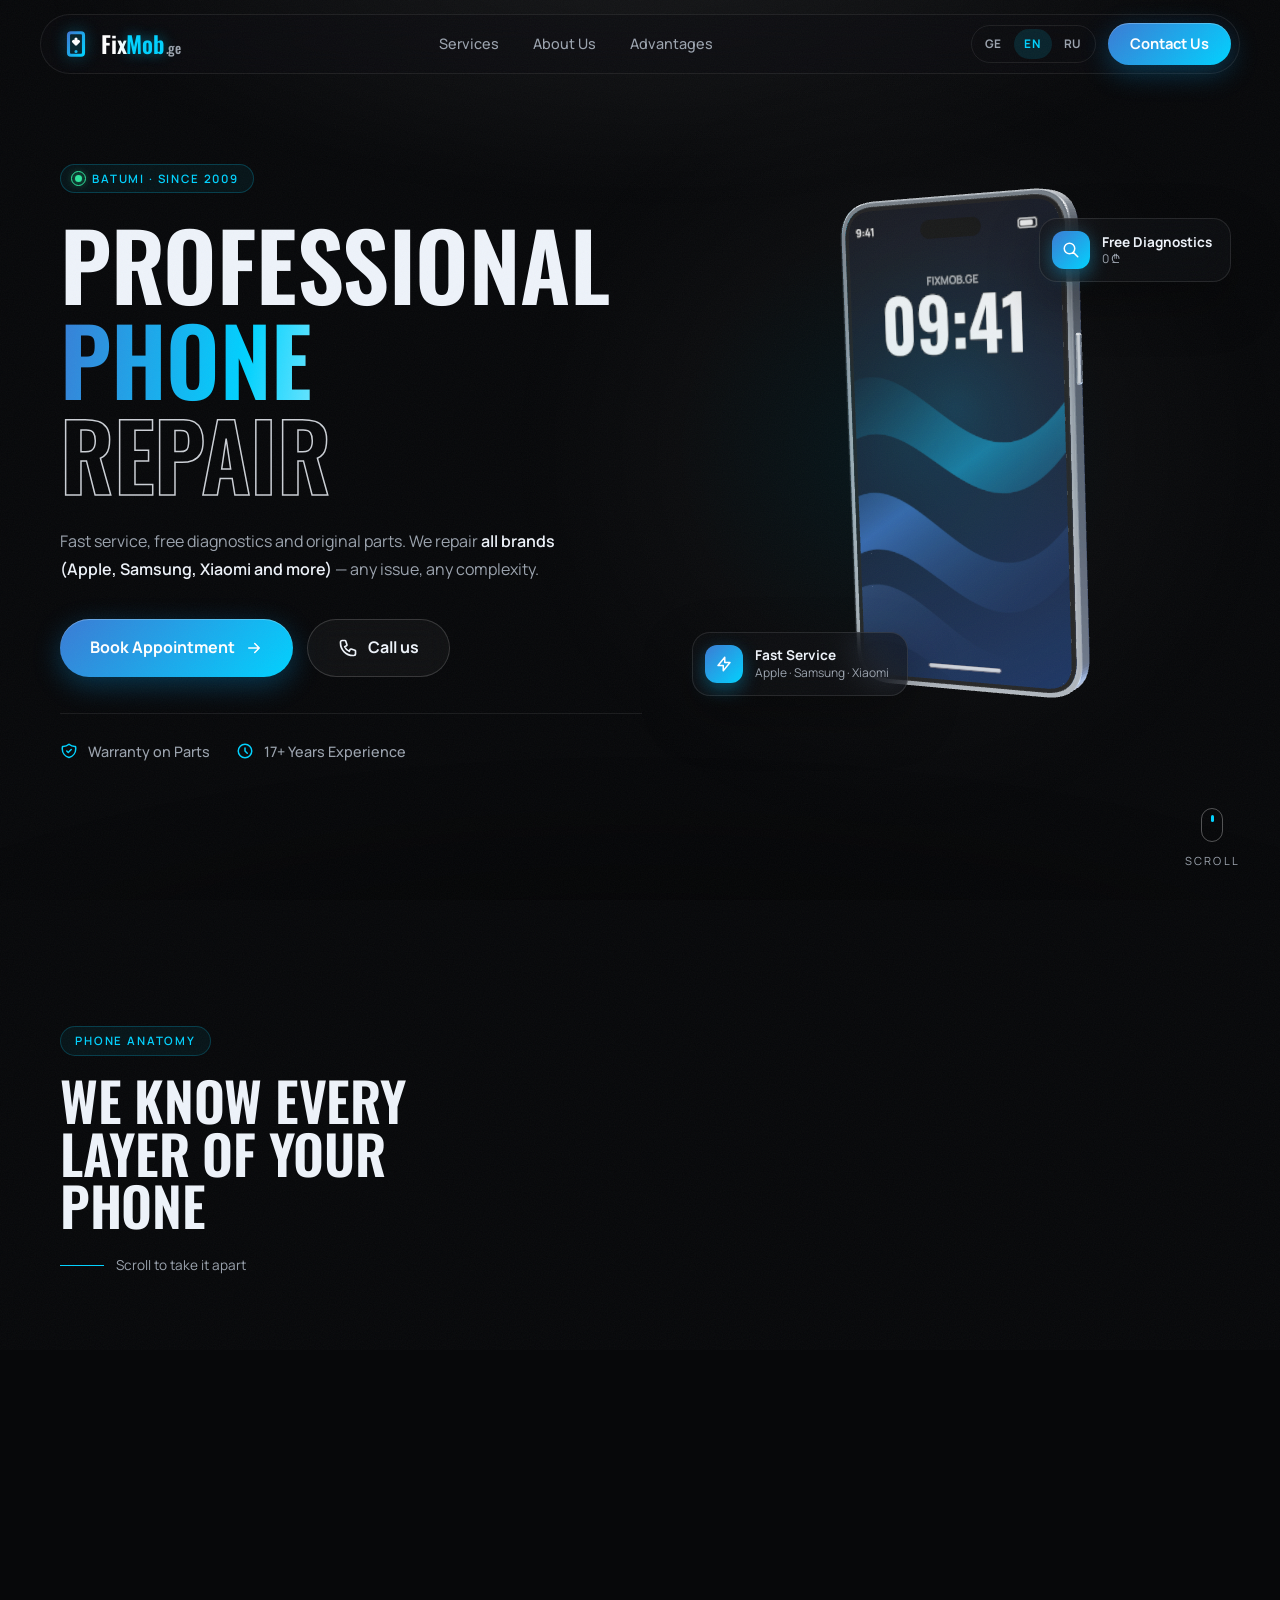
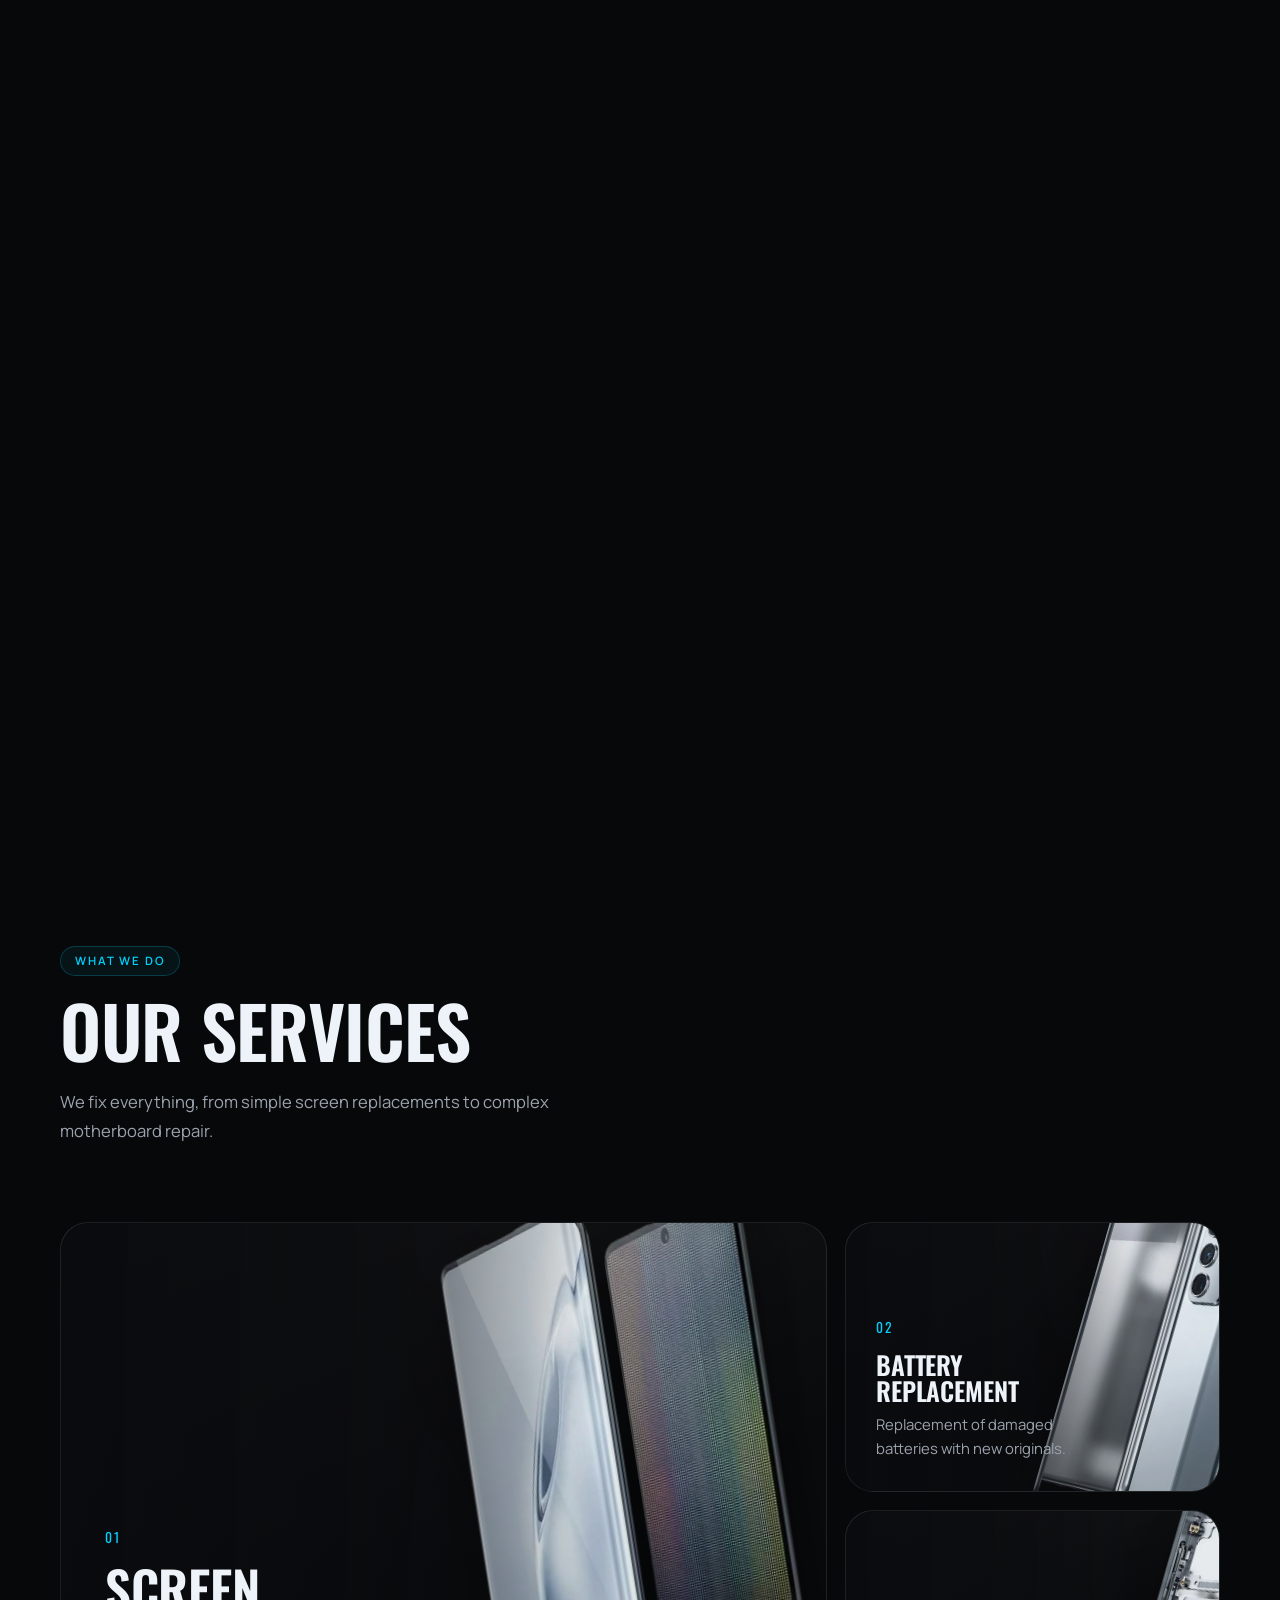
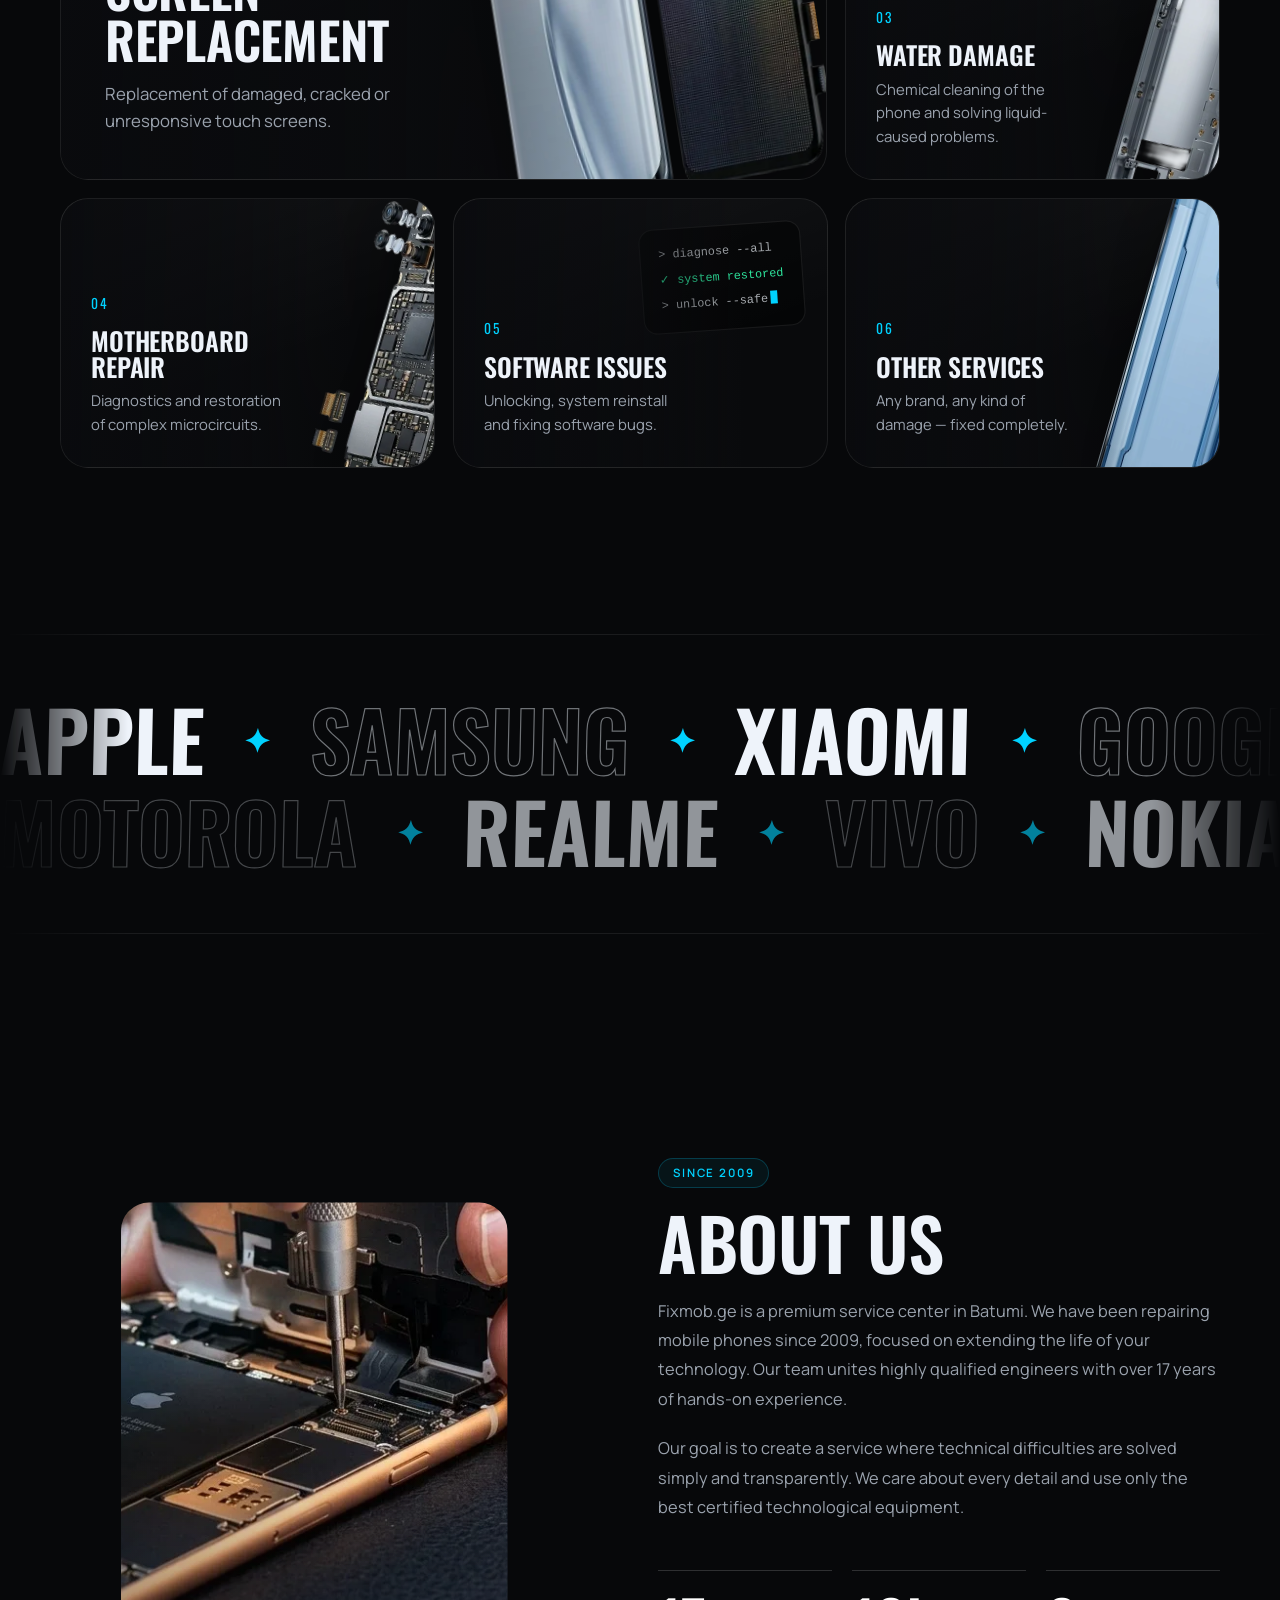
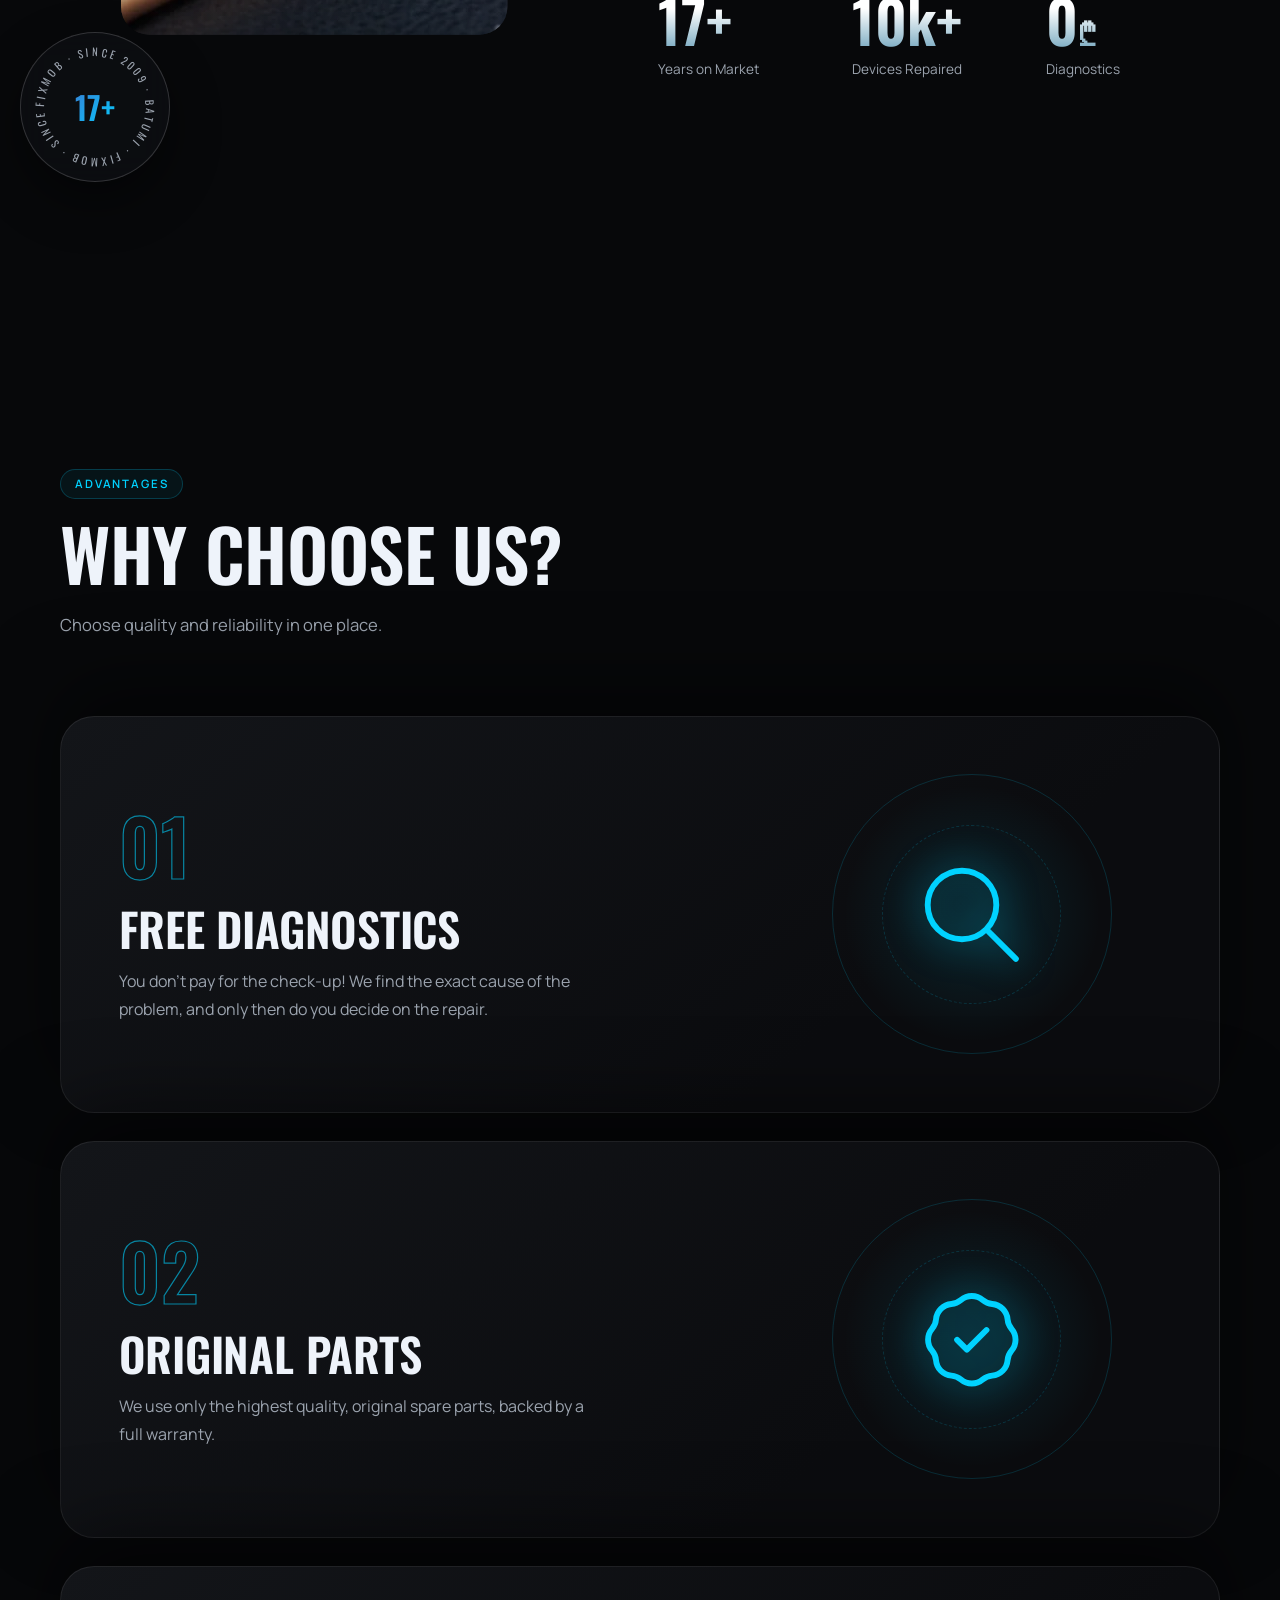
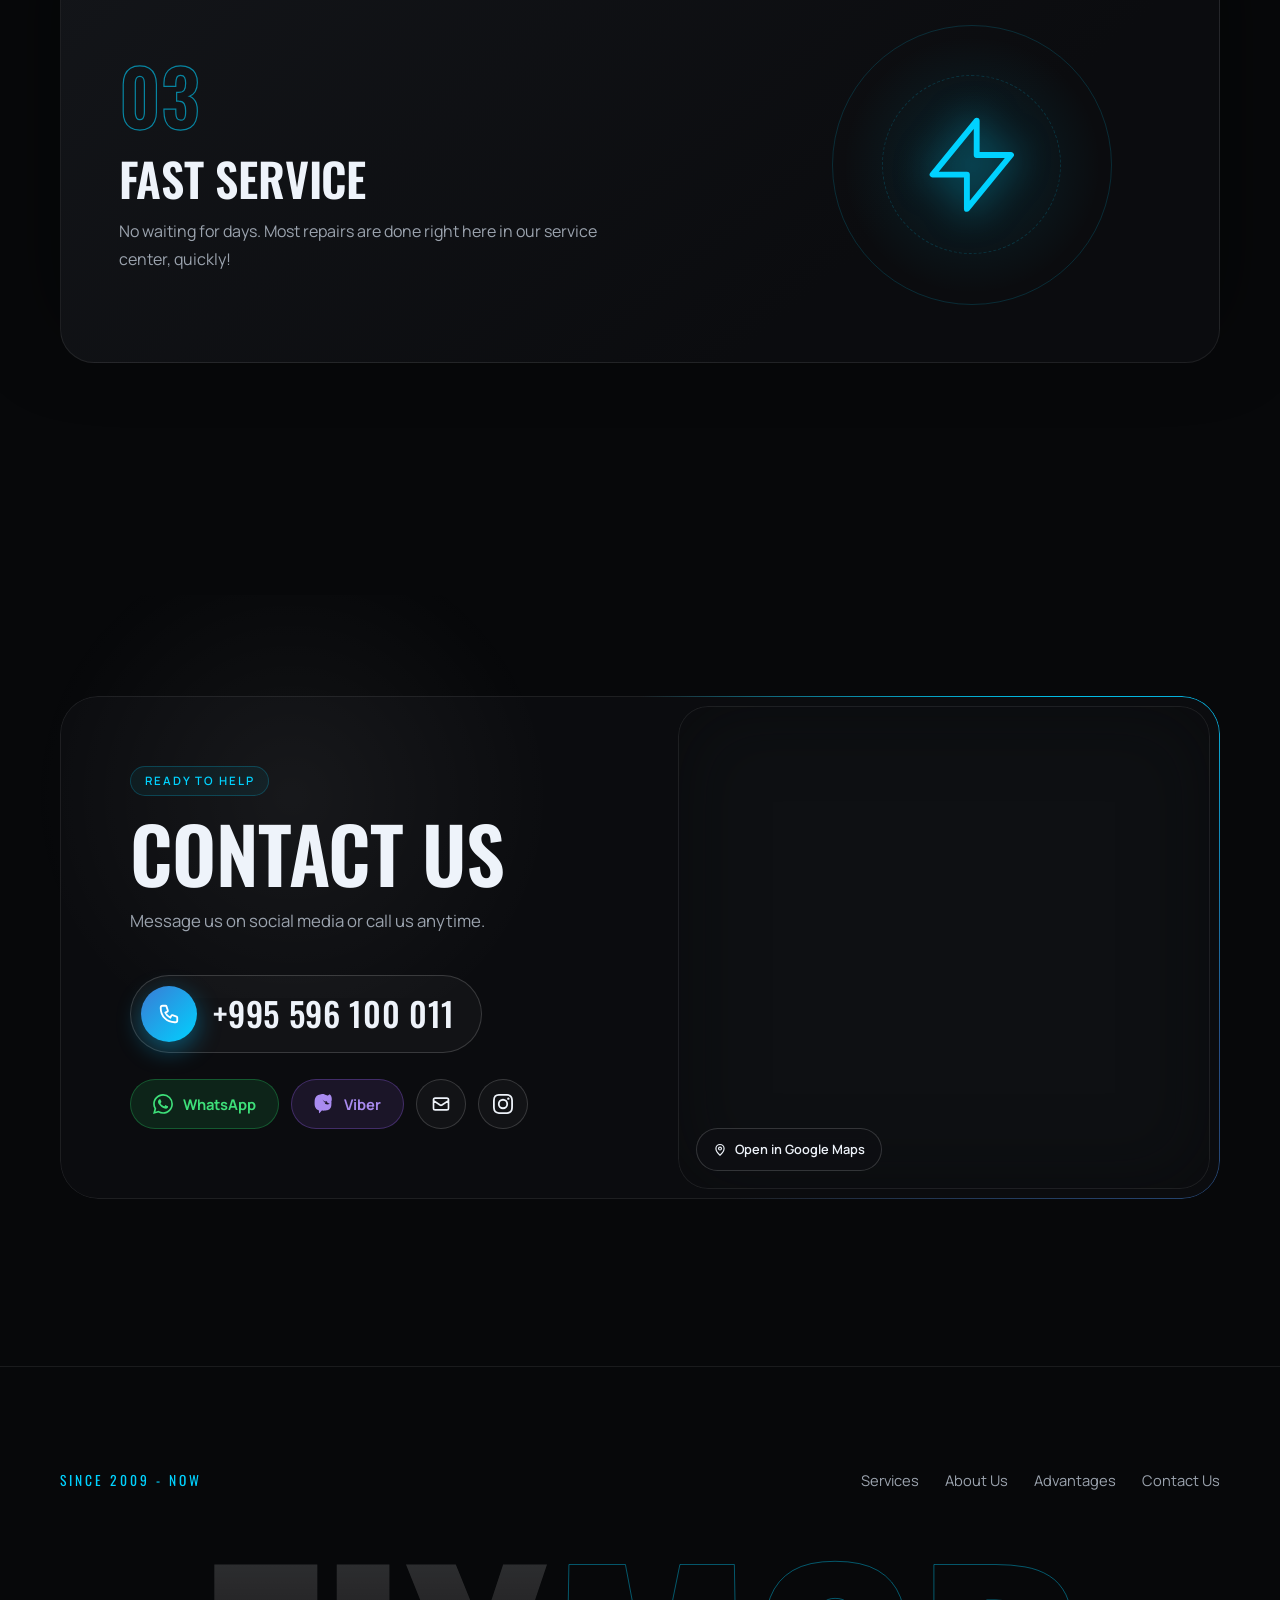
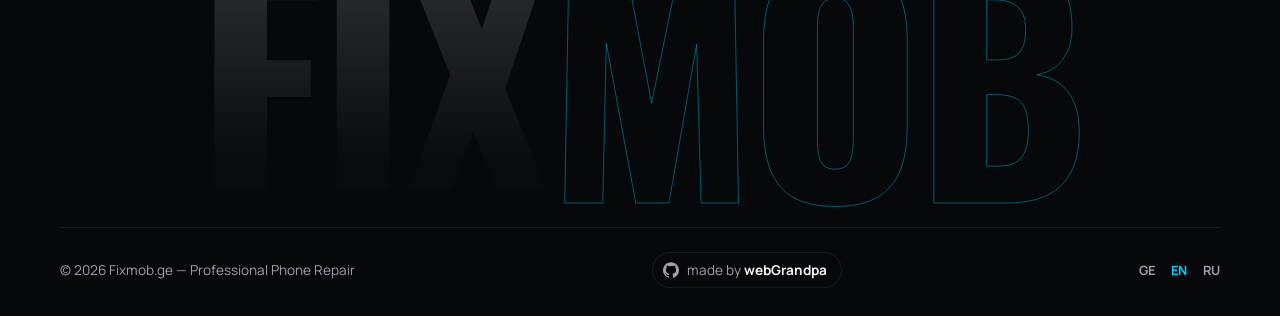
<file: en/index.html>
<!doctype html>
<html lang="en">
    <head>
        <meta charset="UTF-8" />
        <meta name="viewport" content="width=device-width, initial-scale=1.0" />
        <meta name="theme-color" content="#07080a" />
        <meta name="robots" content="index, follow, max-image-preview:large, max-snippet:-1, max-video-preview:-1" />
        <meta name="author" content="Fixmob.ge" />

        <title>Fixmob.ge | Professional Phone Repair in Batumi</title>
        <meta
            name="description"
            content="Fixmob.ge — professional phone repair in Batumi, Georgia since 2009. Free diagnostics, original parts, warranty. We service Apple, Samsung, Xiaomi and all brands."
        />
        <meta
            name="keywords"
            content="phone repair Batumi, mobile repair Georgia, iphone repair, samsung repair, screen replacement, fixmob"
        />

        <!-- Geo / Local SEO -->
        <meta name="geo.region" content="GE-AJ" />
        <meta name="geo.placename" content="Batumi" />
        <meta name="geo.position" content="41.6477;41.6386" />
        <meta name="ICBM" content="41.6477, 41.6386" />

        <!-- Canonical & Language Alternates -->
        <link rel="canonical" href="https://fixmob.ge/en/" />
        <link rel="alternate" hreflang="ka" href="https://fixmob.ge/" />
        <link rel="alternate" hreflang="en" href="https://fixmob.ge/en/" />
        <link rel="alternate" hreflang="ru" href="https://fixmob.ge/ru/" />
        <link rel="alternate" hreflang="x-default" href="https://fixmob.ge/" />

        <!-- Open Graph -->
        <meta property="og:site_name" content="Fixmob.ge" />
        <meta property="og:locale" content="en_US" />
        <meta property="og:locale:alternate" content="ka_GE" />
        <meta property="og:locale:alternate" content="ru_RU" />
        <meta property="og:type" content="website" />
        <meta property="og:url" content="https://fixmob.ge/en/" />
        <meta
            property="og:title"
            content="Fixmob.ge | Professional Phone Repair in Batumi"
        />
        <meta
            property="og:description"
            content="Fast service, free diagnostics and original parts. In Batumi since 2009."
        />
        <meta
            property="og:image"
            content="https://fixmob.ge/assets/hero.webp"
        />
        <meta property="og:image:width" content="1200" />
        <meta property="og:image:height" content="630" />
        <meta property="og:image:alt" content="Fixmob.ge — Professional Phone Repair" />

        <!-- Twitter Card -->
        <meta name="twitter:card" content="summary_large_image" />
        <meta name="twitter:url" content="https://fixmob.ge/en/" />
        <meta
            name="twitter:title"
            content="Fixmob.ge | Professional Phone Repair in Batumi"
        />
        <meta
            name="twitter:description"
            content="Fast service, free diagnostics and original parts. Since 2009."
        />
        <meta
            name="twitter:image"
            content="https://fixmob.ge/assets/hero.webp"
        />

        <!-- Favicon -->
        <link rel="icon" type="image/svg+xml" href="/favicon.svg" />
        <link rel="apple-touch-icon" href="/favicon.svg" />

        <!-- Performance: preconnect & preload -->
        <link rel="modulepreload" href="/js/phone3d.js?v=14" />
        <link rel="modulepreload" href="/js/vendor/three.module.min.js" />
        <link rel="preconnect" href="https://fonts.googleapis.com" />
        <link rel="preconnect" href="https://fonts.gstatic.com" crossorigin />
        <link
            href="https://fonts.googleapis.com/css2?family=Manrope:wght@400;500;600;700;800&family=Noto+Sans+Georgian:wght@400;500;600;700&family=Oswald:wght@400;500;600;700&display=swap"
            rel="stylesheet"
        />

        <!-- Capability flags (set before first paint) -->
        <script>
            (function () {
                var d = document.documentElement;
                d.classList.add('js');
                try {
                    if (matchMedia('(prefers-reduced-motion: reduce)').matches) return;
                    var c = document.createElement('canvas');
                    var gl = c.getContext('webgl2') || c.getContext('webgl');
                    if (gl) {
                        d.classList.add('webgl');
                        var ext = gl.getExtension('WEBGL_lose_context');
                        if (ext) ext.loseContext();
                    }
                } catch (e) {}
            })();
        </script>

        <!-- Custom CSS -->
        <link rel="stylesheet" href="/css/style.css?v=14" />

        <!-- JSON-LD: LocalBusiness -->
        <script type="application/ld+json">
        {
            "@context": "https://schema.org",
            "@type": "LocalBusiness",
            "@id": "https://fixmob.ge/#business",
            "name": "Fixmob.ge",
            "alternateName": ["FixMob"],
            "description": "Professional phone repair service center in Batumi, Georgia. We repair all brands (Apple, Samsung, Xiaomi and more). Free diagnostics, original parts, full warranty.",
            "url": "https://fixmob.ge/en/",
            "image": "https://fixmob.ge/assets/hero.webp",
            "logo": "https://fixmob.ge/assets/hero.webp",
            "telephone": "+995596100011",
            "email": "Fixmob2009@gmail.com",
            "foundingDate": "2009",
            "slogan": "Fast service, free diagnostics, original parts",
            "address": {
                "@type": "PostalAddress",
                "addressLocality": "Batumi",
                "addressRegion": "Adjara",
                "addressCountry": "GE"
            },
            "geo": {
                "@type": "GeoCoordinates",
                "latitude": 41.6477,
                "longitude": 41.6386
            },
            "hasMap": "https://maps.app.goo.gl/8ifCA82LaC7yfWge8",
            "areaServed": [
                { "@type": "City", "name": "Batumi" },
                { "@type": "Country", "name": "Georgia" }
            ],
            "sameAs": [
                "https://www.instagram.com/fixmob2009",
                "https://wa.me/995596100011"
            ],
            "knowsLanguage": ["ka", "en", "ru"],
            "hasOfferCatalog": {
                "@type": "OfferCatalog",
                "name": "Phone repair services",
                "itemListElement": [
                    { "@type": "Offer", "itemOffered": { "@type": "Service", "name": "Screen Replacement", "description": "Replacement of damaged, cracked or broken sensor screens." } },
                    { "@type": "Offer", "itemOffered": { "@type": "Service", "name": "Battery Replacement", "description": "Replacement of damaged batteries with new originals." } },
                    { "@type": "Offer", "itemOffered": { "@type": "Service", "name": "Water Damage", "description": "Chemical cleaning of the phone and solving liquid-caused problems." } },
                    { "@type": "Offer", "itemOffered": { "@type": "Service", "name": "Motherboard Repair", "description": "Diagnostics and restoration of complex microcircuits." } },
                    { "@type": "Offer", "itemOffered": { "@type": "Service", "name": "Software Issues", "description": "Unlocking, system reinstall and fixing software bugs." } }
                ]
            }
        }
        </script>

        <!-- JSON-LD: WebSite -->
        <script type="application/ld+json">
        {
            "@context": "https://schema.org",
            "@type": "WebSite",
            "@id": "https://fixmob.ge/#website",
            "url": "https://fixmob.ge/",
            "name": "Fixmob.ge",
            "inLanguage": ["ka", "en", "ru"],
            "publisher": { "@id": "https://fixmob.ge/#business" }
        }
        </script>
    </head>
    <body>
        <a class="skip-link" href="#main">Skip to content</a>

        <!-- Preloader: the phone "charges" to 100%, then the camera dives into its screen -->
        <div class="preloader" id="preloader" aria-hidden="true">
            <div class="pl-device">
                <svg class="pl-outline" viewBox="0 0 124 248" fill="none">
                    <rect x="2" y="2" width="120" height="244" rx="26" pathLength="1" />
                    <rect class="pl-island" x="46" y="13" width="32" height="10" rx="5" pathLength="1" />
                </svg>
                <div class="pl-screen">
                    <div class="pl-liquid"><span class="pl-wave"></span><span class="pl-wave pl-wave--2"></span></div>
                    <div class="pl-readout">
                        <span class="pl-count"><span id="preloader-count">0</span><small>%</small></span>
                        <svg class="pl-check" viewBox="0 0 24 24" fill="none" stroke="currentColor"><path stroke-width="2.5" stroke-linecap="round" stroke-linejoin="round" d="M5 13l4 4L19 7" pathLength="1" /></svg>
                    </div>
                </div>
            </div>
            <div class="pl-brand">
                <span class="logo-fix">Fix</span><span class="logo-mob">Mob</span><span class="logo-ge">.ge</span>
            </div>
            <div class="pl-meta"><span>Batumi</span><i></i><span>since 2009</span></div>
        </div>

        <!-- Ambient background -->
        <div class="ambient" aria-hidden="true"></div>
        <div class="grain" aria-hidden="true"></div>

        <!-- Cursor (desktop only) -->
        <div class="cursor" aria-hidden="true"><div class="cursor__dot"></div><div class="cursor__ring"></div></div>

        <!-- Scroll Progress Bar -->
        <div class="scroll-progress" id="scroll-progress"></div>

        <!-- Header Navigation -->
        <header class="header" id="header">
            <div class="header__bar">
                <a href="/en/" class="logo-wrapper" aria-label="Fixmob.ge - Home">
                    <svg width="28" height="28" viewBox="0 0 24 24" fill="none" class="logo-svg" aria-hidden="true">
                        <defs>
                            <linearGradient id="logo-grad" x1="0%" y1="0%" x2="100%" y2="100%">
                                <stop offset="0%" stop-color="#3a7bd5" />
                                <stop offset="100%" stop-color="#00d2ff" />
                            </linearGradient>
                        </defs>
                        <path stroke="url(#logo-grad)" stroke-width="2.5" stroke-linecap="round" stroke-linejoin="round" d="M12 18h.01M8 21h8a2 2 0 002-2V5a2 2 0 00-2-2H8a2 2 0 00-2 2v14a2 2 0 002 2z" />
                        <path stroke="#fff" stroke-width="2.5" stroke-linecap="round" stroke-linejoin="round" d="M10 10l2 2m0 0l2-2m-2 2v-4" />
                    </svg>
                    <span class="logo-text"><span class="logo-fix">Fix</span><span class="logo-mob">Mob</span><span class="logo-ge">.ge</span></span>
                </a>

                <nav class="desktop-nav" aria-label="Main navigation">
                    <ul class="nav-links">
                        <li><a href="#services" class="nav-link">Services</a></li>
                        <li><a href="#about" class="nav-link">About Us</a></li>
                        <li><a href="#why-us" class="nav-link">Advantages</a></li>
                    </ul>
                </nav>

                <div class="header__right">
                    <div class="lang-switcher" role="group" aria-label="Language selection">
                        <a href="/" data-lang="ge" hreflang="ka" aria-label="ქართული">GE</a>
                        <a href="/en/" data-lang="en" hreflang="en" aria-label="English" class="active" aria-current="page">EN</a>
                        <a href="/ru/" data-lang="ru" hreflang="ru" aria-label="Русский">RU</a>
                    </div>
                    <a href="#contact" class="header-cta btn-primary" data-magnetic data-modal-open="contact-modal" aria-haspopup="dialog"><span>Contact Us</span></a>
                    <button class="hamburger" id="hamburger-btn" aria-label="Menu" aria-expanded="false" aria-controls="mobile-nav">
                        <span></span><span></span>
                    </button>
                </div>
            </div>
        </header>

        <!-- Mobile Navigation Overlay -->
        <nav class="mobile-nav" id="mobile-nav" aria-label="Mobile navigation">
            <div class="mobile-nav-links">
                <a href="#services" class="mobile-nav-link"><span class="mobile-nav-num">01</span>Services</a>
                <a href="#about" class="mobile-nav-link"><span class="mobile-nav-num">02</span>About Us</a>
                <a href="#why-us" class="mobile-nav-link"><span class="mobile-nav-num">03</span>Advantages</a>
                <a href="#contact" class="mobile-nav-link" data-modal-open="contact-modal" aria-haspopup="dialog"><span class="mobile-nav-num">04</span>Contact Us</a>
            </div>
            <div class="mobile-nav-foot">
                <div class="mobile-lang-switcher" role="group" aria-label="Language selection">
                    <a href="/" data-lang="ge" hreflang="ka" aria-label="ქართული">GE</a>
                    <a href="/en/" data-lang="en" hreflang="en" aria-label="English" class="active" aria-current="page">EN</a>
                    <a href="/ru/" data-lang="ru" hreflang="ru" aria-label="Русский">RU</a>
                </div>
                <a href="tel:+995596100011" class="mobile-nav-phone">+995 596 100 011</a>
            </div>
        </nav>

        <main id="main">
            <!-- ============ 3D Stage: Hero + Anatomy ============ -->
            <div class="stage">
                <div class="stage__canvas" aria-hidden="true">
                    <div class="stage__sticky">
                        <div class="stage__glow"></div>
                        <canvas id="phone-canvas"></canvas>
                    </div>
                </div>

                <!-- Hero -->
                <section class="hero" aria-labelledby="hero-title">
                    <div class="container hero__inner">
                        <div class="hero__content">
                            <p class="eyebrow hero__eyebrow" data-hero-intro>
                                <span class="live-dot" aria-hidden="true"></span>Batumi · Since 2009
                            </p>
                            <h1 class="hero-title" id="hero-title">
                                <span class="line"><span class="line__inner">Professional</span></span>
                                <span class="line"><span class="line__inner gradient-text gradient-text--anim">Phone</span></span>
                                <span class="line"><span class="line__inner outline-text">Repair</span></span>
                            </h1>
                            <p class="hero-subtitle" data-hero-intro>Fast service, free diagnostics and original parts. We repair <strong>all brands (Apple, Samsung, Xiaomi and more)</strong> — any issue, any complexity.</p>

                            <div class="hero-buttons" data-hero-intro>
                                <a href="#contact" class="btn-primary btn-lg" data-magnetic data-modal-open="contact-modal" aria-haspopup="dialog">
                                    <span>Book Appointment</span>
                                    <svg class="btn-arrow" viewBox="0 0 24 24" fill="none" stroke="currentColor" aria-hidden="true"><path stroke-width="2" stroke-linecap="round" stroke-linejoin="round" d="M5 12h14m-6-6l6 6-6 6" /></svg>
                                </a>
                                <a href="tel:+995596100011" class="btn-ghost btn-lg" data-magnetic>
                                    <svg viewBox="0 0 24 24" fill="none" stroke="currentColor" width="20" height="20" aria-hidden="true"><path stroke-linecap="round" stroke-linejoin="round" stroke-width="2" d="M3 5a2 2 0 012-2h3.28a1 1 0 01.948.684l1.498 4.493a1 1 0 01-.502 1.21l-2.257 1.13a11.042 11.042 0 005.516 5.516l1.13-2.257a1 1 0 011.21-.502l4.493 1.498a1 1 0 01.684.949V19a2 2 0 01-2 2h-1C9.716 21 3 14.284 3 6V5z" /></svg>
                                    <span>Call us</span>
                                </a>
                            </div>

                            <ul class="trust-row" data-hero-intro>
                                <li class="trust-item">
                                    <svg fill="none" viewBox="0 0 24 24" stroke="currentColor" aria-hidden="true"><path stroke-linecap="round" stroke-linejoin="round" stroke-width="2" d="M9 12l2 2 4-4m5.618-4.016A11.955 11.955 0 0112 2.944a11.955 11.955 0 01-8.618 3.04A12.02 12.02 0 003 9c0 5.591 3.824 10.29 9 11.622 5.176-1.332 9-6.03 9-11.622 0-1.042-.133-2.052-.382-3.016z" /></svg>
                                    <span>Warranty on Parts</span>
                                </li>
                                <li class="trust-item">
                                    <svg fill="none" viewBox="0 0 24 24" stroke="currentColor" aria-hidden="true"><path stroke-linecap="round" stroke-linejoin="round" stroke-width="2" d="M12 8v4l3 3m6-3a9 9 0 11-18 0 9 9 0 0118 0z" /></svg>
                                    <span><span data-years>17</span>+ Years Experience</span>
                                </li>
                            </ul>
                        </div>

                        <div class="hero__visual">
                            <img src="/assets/hero.webp" alt="Smartphone repair — exploded view" class="hero__fallback" width="1408" height="768" />
                            <div class="float-chip float-chip--1" aria-hidden="true">
                                <span class="float-chip__icon"><svg fill="none" viewBox="0 0 24 24" stroke="currentColor"><path stroke-linecap="round" stroke-linejoin="round" stroke-width="2" d="M21 21l-6-6m2-5a7 7 0 11-14 0 7 7 0 0114 0z" /></svg></span>
                                <span><strong>Free Diagnostics</strong><small>0 ₾</small></span>
                            </div>
                            <div class="float-chip float-chip--2" aria-hidden="true">
                                <span class="float-chip__icon"><svg fill="none" viewBox="0 0 24 24" stroke="currentColor"><path stroke-linecap="round" stroke-linejoin="round" stroke-width="2" d="M13 10V3L4 14h7v7l9-11h-7z" /></svg></span>
                                <span><strong>Fast Service</strong><small>Apple · Samsung · Xiaomi</small></span>
                            </div>
                        </div>
                    </div>

                    <div class="scroll-hint" aria-hidden="true">
                        <span class="scroll-hint__mouse"><span></span></span>
                        <span class="scroll-hint__label">Scroll</span>
                    </div>
                </section>

                <!-- Anatomy (scroll-driven exploded view) -->
                <section class="anatomy" id="anatomy" aria-labelledby="anatomy-title">
                    <div class="anatomy__sticky">
                        <div class="container anatomy__layout">
                            <div class="anatomy__head">
                                <p class="eyebrow">Phone anatomy</p>
                                <h2 class="anatomy__title" id="anatomy-title">We know every layer of your phone</h2>
                                <p class="anatomy__hint">
                                    <span class="anatomy__hint-line" aria-hidden="true"></span>Scroll to take it apart
                                </p>
                            </div>

                            <ol class="anatomy__steps">
                                <li class="anatomy__step">
                                    <span class="anatomy__num">01 <i>/ 04</i></span>
                                    <h3>Screen Replacement</h3>
                                    <p>Replacement of damaged, cracked or unresponsive touch screens.</p>
                                </li>
                                <li class="anatomy__step">
                                    <span class="anatomy__num">02 <i>/ 04</i></span>
                                    <h3>Motherboard Repair</h3>
                                    <p>Diagnostics and restoration of complex microcircuits.</p>
                                </li>
                                <li class="anatomy__step">
                                    <span class="anatomy__num">03 <i>/ 04</i></span>
                                    <h3>Battery Replacement</h3>
                                    <p>Replacement of damaged batteries with new originals.</p>
                                </li>
                                <li class="anatomy__step">
                                    <span class="anatomy__num">04 <i>/ 04</i></span>
                                    <h3>Water Damage</h3>
                                    <p>Chemical cleaning of the phone and solving liquid-caused problems.</p>
                                </li>
                            </ol>

                            <div class="anatomy__progress" aria-hidden="true">
                                <span class="anatomy__tick"></span>
                                <span class="anatomy__tick"></span>
                                <span class="anatomy__tick"></span>
                                <span class="anatomy__tick"></span>
                            </div>

                            <div class="anatomy__done">
                                <span class="anatomy__done-icon" aria-hidden="true">
                                    <svg viewBox="0 0 24 24" fill="none" stroke="currentColor"><path stroke-width="2.5" stroke-linecap="round" stroke-linejoin="round" d="M5 13l4 4L19 7" /></svg>
                                </span>
                                <div>
                                    <p class="anatomy__done-title">Repaired</p>
                                    <p class="anatomy__done-desc">With original parts and a warranty.</p>
                                </div>
                            </div>
                        </div>

                        <div class="hotspots" aria-hidden="true">
                            <span class="hotspot"><span class="hotspot__dot"></span><span class="hotspot__label">01</span></span>
                            <span class="hotspot"><span class="hotspot__dot"></span><span class="hotspot__label">02</span></span>
                            <span class="hotspot"><span class="hotspot__dot"></span><span class="hotspot__label">03</span></span>
                            <span class="hotspot"><span class="hotspot__dot"></span><span class="hotspot__label">04</span></span>
                        </div>
                    </div>
                </section>
            </div>

            <!-- ============ Services ============ -->
            <section id="services" class="section services">
                <div class="container">
                    <div class="section-head">
                        <p class="eyebrow" data-reveal>What we do</p>
                        <h2 class="section-title" data-split>Our Services</h2>
                        <p class="section-desc" data-reveal>We fix everything, from simple screen replacements to complex motherboard repair.</p>
                    </div>

                    <div class="bento">
                        <article class="svc svc--hero" data-reveal data-spotlight data-tilt>
                            <div class="svc__body">
                                <span class="svc__index">01</span>
                                <h3>Screen Replacement</h3>
                                <p>Replacement of damaged, cracked or unresponsive touch screens.</p>
                            </div>
                            <img class="svc__media" src="/assets/parts/screen.webp" alt="" width="340" height="640" loading="lazy" />
                        </article>

                        <article class="svc" data-reveal data-spotlight data-tilt>
                            <div class="svc__body">
                                <span class="svc__index">02</span>
                                <h3>Battery Replacement</h3>
                                <p>Replacement of damaged batteries with new originals.</p>
                            </div>
                            <img class="svc__media" src="/assets/parts/back.webp" alt="" width="300" height="600" loading="lazy" />
                        </article>

                        <article class="svc" data-reveal data-spotlight data-tilt>
                            <div class="svc__body">
                                <span class="svc__index">03</span>
                                <h3>Water Damage</h3>
                                <p>Chemical cleaning of the phone and solving liquid-caused problems.</p>
                            </div>
                            <img class="svc__media" src="/assets/parts/frame.webp" alt="" width="200" height="640" loading="lazy" />
                        </article>

                        <article class="svc" data-reveal data-spotlight data-tilt>
                            <div class="svc__body">
                                <span class="svc__index">04</span>
                                <h3>Motherboard Repair</h3>
                                <p>Diagnostics and restoration of complex microcircuits.</p>
                            </div>
                            <img class="svc__media" src="/assets/parts/board.webp" alt="" width="216" height="620" loading="lazy" />
                        </article>

                        <article class="svc svc--code" data-reveal data-spotlight data-tilt>
                            <div class="svc__body">
                                <span class="svc__index">05</span>
                                <h3>Software Issues</h3>
                                <p>Unlocking, system reinstall and fixing software bugs.</p>
                            </div>
                            <div class="svc__code" aria-hidden="true">
                                <span>&gt; diagnose --all</span>
                                <span class="ok">✓ system restored</span>
                                <span>&gt; unlock --safe<i class="caret"></i></span>
                            </div>
                        </article>

                        <article class="svc" data-reveal data-spotlight data-tilt>
                            <div class="svc__body">
                                <span class="svc__index">06</span>
                                <h3>Other Services</h3>
                                <p>Any brand, any kind of damage — fixed completely.</p>
                            </div>
                            <img class="svc__media" src="/assets/parts/case.webp" alt="" width="210" height="640" loading="lazy" />
                        </article>
                    </div>
                </div>
            </section>

            <!-- ============ Brands marquee ============ -->
            <div class="marquee" aria-label="Brands we repair">
                <div class="marquee__row" data-marquee>
                    <div class="marquee__track">
                        <span>Apple</span><i>✦</i><span class="o">Samsung</span><i>✦</i><span>Xiaomi</span><i>✦</i><span class="o">Google Pixel</span><i>✦</i><span>Huawei</span><i>✦</i><span class="o">OnePlus</span><i>✦</i><span>Honor</span><i>✦</i><span class="o">Oppo</span><i>✦</i>
                    </div>
                </div>
                <div class="marquee__row marquee__row--rev" data-marquee aria-hidden="true">
                    <div class="marquee__track">
                        <span class="o">Motorola</span><i>✦</i><span>Realme</span><i>✦</i><span class="o">Vivo</span><i>✦</i><span>Nokia</span><i>✦</i><span class="o">Sony</span><i>✦</i><span>Poco</span><i>✦</i><span class="o">Redmi</span><i>✦</i><span>iPhone</span><i>✦</i>
                    </div>
                </div>
            </div>

            <!-- ============ About ============ -->
            <section id="about" class="section about">
                <div class="container about__grid">
                    <div class="about__visual">
                        <div class="about__frame" data-clip-reveal>
                            <img src="/assets/about-us.webp" alt="Fixmob.ge Batumi service center — repair process" width="1272" height="768" loading="lazy" data-parallax-img />
                        </div>
                        <div class="seal" aria-hidden="true">
                            <svg viewBox="0 0 120 120">
                                <defs><path id="seal-circle" d="M60,60 m-46,0 a46,46 0 1,1 92,0 a46,46 0 1,1 -92,0" /></defs>
                                <text><textPath href="#seal-circle">FIXMOB · SINCE 2009 · BATUMI · FIXMOB · SINCE 2009 ·</textPath></text>
                            </svg>
                            <span class="seal__year"><span data-years>17</span>+</span>
                        </div>
                    </div>

                    <div class="about__content">
                        <p class="eyebrow" data-reveal>Since 2009</p>
                        <h2 class="section-title" data-split>About Us</h2>
                        <p class="about__lead" data-reveal>Fixmob.ge is a premium service center in Batumi. We have been repairing mobile phones since 2009, focused on extending the life of your technology. Our team unites highly qualified engineers with over <span data-years>17</span> years of hands-on experience.</p>
                        <p data-reveal>Our goal is to create a service where technical difficulties are solved simply and transparently. We care about every detail and use only the best certified technological equipment.</p>

                        <div class="stats">
                            <div class="stat" data-reveal>
                                <span class="stat__num" data-count="17" data-suffix="+" data-years>17+</span>
                                <span class="stat__label">Years on Market</span>
                            </div>
                            <div class="stat" data-reveal>
                                <span class="stat__num" data-count="10" data-suffix="k+">10k+</span>
                                <span class="stat__label">Devices Repaired</span>
                            </div>
                            <div class="stat" data-reveal>
                                <span class="stat__num">0<small>₾</small></span>
                                <span class="stat__label">Diagnostics</span>
                            </div>
                        </div>
                    </div>
                </div>
            </section>

            <!-- ============ Why Us ============ -->
            <section id="why-us" class="section why">
                <div class="container">
                    <div class="section-head">
                        <p class="eyebrow" data-reveal>Advantages</p>
                        <h2 class="section-title" data-split>Why Choose Us?</h2>
                        <p class="section-desc" data-reveal>Choose quality and reliability in one place.</p>
                    </div>

                    <div class="why__stack">
                        <article class="why-card" data-spotlight>
                            <div class="why-card__text">
                                <span class="why-card__num">01</span>
                                <h3>Free Diagnostics</h3>
                                <p>You don't pay for the check-up! We find the exact cause of the problem, and only then do you decide on the repair.</p>
                            </div>
                            <div class="why-card__art" aria-hidden="true">
                                <svg fill="none" viewBox="0 0 24 24" stroke="currentColor"><path stroke-linecap="round" stroke-linejoin="round" stroke-width="1.2" d="M21 21l-6-6m2-5a7 7 0 11-14 0 7 7 0 0114 0z" /></svg>
                            </div>
                        </article>
                        <article class="why-card" data-spotlight>
                            <div class="why-card__text">
                                <span class="why-card__num">02</span>
                                <h3>Original Parts</h3>
                                <p>We use only the highest quality, original spare parts, backed by a full warranty.</p>
                            </div>
                            <div class="why-card__art" aria-hidden="true">
                                <svg fill="none" viewBox="0 0 24 24" stroke="currentColor"><path stroke-linecap="round" stroke-linejoin="round" stroke-width="1.2" d="M9 12l2 2 4-4M7.835 4.697a3.42 3.42 0 001.946-.806 3.42 3.42 0 014.438 0 3.42 3.42 0 001.946.806 3.42 3.42 0 013.138 3.138 3.42 3.42 0 00.806 1.946 3.42 3.42 0 010 4.438 3.42 3.42 0 00-.806 1.946 3.42 3.42 0 01-3.138 3.138 3.42 3.42 0 00-1.946.806 3.42 3.42 0 01-4.438 0 3.42 3.42 0 00-1.946-.806 3.42 3.42 0 01-3.138-3.138 3.42 3.42 0 00-.806-1.946 3.42 3.42 0 010-4.438 3.42 3.42 0 00.806-1.946 3.42 3.42 0 013.138-3.138z" /></svg>
                            </div>
                        </article>
                        <article class="why-card" data-spotlight>
                            <div class="why-card__text">
                                <span class="why-card__num">03</span>
                                <h3>Fast Service</h3>
                                <p>No waiting for days. Most repairs are done right here in our service center, quickly!</p>
                            </div>
                            <div class="why-card__art" aria-hidden="true">
                                <svg fill="none" viewBox="0 0 24 24" stroke="currentColor"><path stroke-linecap="round" stroke-linejoin="round" stroke-width="1.2" d="M13 10V3L4 14h7v7l9-11h-7z" /></svg>
                            </div>
                        </article>
                    </div>
                </div>
            </section>

            <!-- ============ Contact ============ -->
            <section id="contact" class="section contact">
                <div class="container">
                    <div class="contact__panel" data-reveal>
                        <div class="contact__info">
                            <p class="eyebrow">Ready to help</p>
                            <h2 class="contact__title" data-split>Contact Us</h2>
                            <p class="contact__desc">Message us on social media or call us anytime.</p>

                            <a href="tel:+995596100011" class="contact__phone" data-magnetic aria-label="Call us: +995 596 100 011">
                                <span class="contact__phone-icon" aria-hidden="true">
                                    <svg fill="none" viewBox="0 0 24 24" stroke="currentColor" width="22" height="22"><path stroke-linecap="round" stroke-linejoin="round" stroke-width="2" d="M3 5a2 2 0 012-2h3.28a1 1 0 01.948.684l1.498 4.493a1 1 0 01-.502 1.21l-2.257 1.13a11.042 11.042 0 005.516 5.516l1.13-2.257a1 1 0 011.21-.502l4.493 1.498a1 1 0 01.684.949V19a2 2 0 01-2 2h-1C9.716 21 3 14.284 3 6V5z" /></svg>
                                </span>
                                <span class="contact__phone-num">+995 596 100 011</span>
                            </a>

                            <div class="messenger-links">
                                <a href="https://wa.me/995596100011" class="messenger-btn whatsapp" target="_blank" rel="noopener" aria-label="WhatsApp">
                                    <svg width="20" height="20" fill="currentColor" viewBox="0 0 24 24" aria-hidden="true"><path d="M17.472 14.382c-.297-.149-1.758-.867-2.03-.967-.273-.099-.471-.148-.67.15-.197.297-.767.966-.94 1.164-.173.199-.347.223-.644.075-.297-.15-1.255-.463-2.39-1.475-.883-.788-1.48-1.761-1.653-2.059-.173-.297-.018-.458.13-.606.134-.133.298-.347.446-.52.149-.174.198-.298.298-.497.099-.198.05-.371-.025-.52-.075-.149-.669-1.612-.916-2.207-.242-.579-.487-.5-.669-.51-.173-.008-.371-.01-.57-.01-.198 0-.52.074-.792.372-.272.297-1.04 1.016-1.04 2.479 0 1.462 1.065 2.875 1.213 3.074.149.198 2.096 3.2 5.077 4.487.709.306 1.262.489 1.694.625.712.227 1.36.195 1.871.118.571-.085 1.758-.719 2.006-1.413.248-.694.248-1.289.173-1.413-.074-.124-.272-.198-.57-.347m-5.421 7.403h-.004a9.87 9.87 0 01-5.031-1.378l-.361-.214-3.741.982.998-3.648-.235-.374a9.86 9.86 0 01-1.51-5.26c.001-5.45 4.436-9.884 9.888-9.884 2.64 0 5.122 1.03 6.988 2.898a9.825 9.825 0 012.893 6.994c-.003 5.45-4.437 9.884-9.885 9.884m8.413-18.297A11.815 11.815 0 0012.05 0C5.495 0 .16 5.335.157 11.892c0 2.096.547 4.142 1.588 5.945L.057 24l6.305-1.654a11.882 11.882 0 005.683 1.448h.005c6.554 0 11.89-5.335 11.893-11.893a11.821 11.821 0 00-3.48-8.413z" /></svg>
                                    WhatsApp
                                </a>
                                <a href="viber://chat?number=995596100011" class="messenger-btn viber" aria-label="Viber">
                                    <svg width="20" height="20" fill="currentColor" viewBox="0 0 24 24" aria-hidden="true"><path d="M11.398.002C9.47.028 5.263.344 3.056 2.533 1.39 4.199.763 6.628.7 9.608c-.064 2.98-.146 8.568 5.244 10.078l.004.003s-.003 2.388-.002 2.716c0 .218.098.573.413.573.254 0 .405-.162.651-.415.487-.503 1.732-1.816 2.494-2.647 3.328.27 5.883-.34 6.175-.44.675-.229 4.493-.709 5.118-5.793.647-5.256-.312-8.553-2.054-10.027C17.3 2.382 11.4.002 11.4.002zM12 2.295s5.09.236 6.31 3.14c.48 1.13.418 3.616.418 3.616s.051 2.098-.48 2.843c-.36.506-.73.51-1.063.54-.334.03-2.15.285-3.297-.45-.32-.205-.58-.495-.738-.854a12.270 12.270 0 01-.393-1.240c.18.045.367.078.558.098.643.067 1.235-.016 1.748-.272.193-.096.36-.22.484-.384l-.07-.076c-.345.223-.748.35-1.207.387a4.38 4.38 0 01-1.55-.15 3.05 3.05 0 01-.626-.265 3.65 3.65 0 01-.09-.053l-.058-.038-.025-.016a3.34 3.34 0 01-1.345-2.31c-.067-.437-.04-.877.075-1.3.115-.424.329-.82.626-1.142a2.05 2.05 0 011.04-.63c.38-.1.788-.055 1.14.14.262.143.473.36.603.63.13.27.173.575.123.87a1.41 1.41 0 01-.41.756c-.2.195-.46.311-.733.325a.87.87 0 01-.62-.206.71.71 0 01-.228-.54l-.05-.007c-.03.257.064.513.258.694.25.234.587.34.92.29a1.7 1.7 0 001.1-.632c.27-.33.403-.755.362-1.18a1.79 1.79 0 00-.63-1.168 2.15 2.15 0 00-1.37-.474c-.547.01-1.07.21-1.472.563-.485.427-.793 1.024-.87 1.682-.075.659.085 1.33.46 1.874.526.768 1.327 1.302 2.25 1.5.615.132 1.254.106 1.858-.078.12-.036.237-.08.35-.132.31.83.664 1.553 1.11 2.01.69.703 1.44.59 1.8.45.36-.14 2.85-1.166 3.05-3.590.2-2.425-.03-5.558-2.54-7.21C15.06 3.44 12 2.295 12 2.295z" /></svg>
                                    Viber
                                </a>
                                <a href="mailto:Fixmob2009@gmail.com" class="icon-btn" aria-label="Email">
                                    <svg width="20" height="20" fill="none" stroke="currentColor" viewBox="0 0 24 24" aria-hidden="true"><path stroke-linecap="round" stroke-linejoin="round" stroke-width="2" d="M3 8l7.89 5.26a2 2 0 002.22 0L21 8M5 19h14a2 2 0 002-2V7a2 2 0 00-2-2H5a2 2 0 00-2 2v10a2 2 0 002 2z" /></svg>
                                </a>
                                <a href="https://www.instagram.com/fixmob2009?igsh=MXczZGtiNHY5MzI2aA%3D%3D&amp;utm_source=qr" class="icon-btn" target="_blank" rel="noopener" aria-label="Instagram">
                                    <svg width="20" height="20" fill="currentColor" viewBox="0 0 24 24" aria-hidden="true"><path d="M12 2.163c3.204 0 3.584.012 4.85.07 3.252.148 4.771 1.691 4.919 4.919.058 1.265.069 1.645.069 4.849 0 3.205-.012 3.584-.069 4.849-.149 3.225-1.664 4.771-4.919 4.919-1.266.058-1.644.07-4.85.07-3.204 0-3.584-.012-4.849-.07-3.26-.149-4.771-1.699-4.919-4.92-.058-1.265-.07-1.644-.07-4.849 0-3.204.013-3.583.07-4.849.149-3.227 1.664-4.771 4.919-4.919 1.266-.057 1.645-.069 4.849-.069zM12 0C8.741 0 8.333.014 7.053.072 2.695.272.273 2.69.073 7.052.014 8.333 0 8.741 0 12c0 3.259.014 3.668.072 4.948.203 4.358 2.618 6.78 6.98 6.98 1.28.058 1.689.072 4.948.072 3.259 0 3.668-.014 4.948-.072 4.354-.2 6.782-2.618 6.979-6.98.059-1.28.073-1.689.073-4.948 0-3.259-.014-3.667-.072-4.947-.196-4.354-2.617-6.78-6.979-6.98C15.668.014 15.259 0 12 0zm0 5.838a6.162 6.162 0 100 12.324 6.162 6.162 0 000-12.324zM12 16a4 4 0 110-8 4 4 0 010 8zm6.406-11.845a1.44 1.44 0 100 2.881 1.44 1.44 0 000-2.881z" /></svg>
                                </a>
                            </div>
                        </div>

                        <div class="contact__map">
                            <iframe title="Fixmob.ge on the map" src="https://www.google.com/maps/embed?pb=!1m18!1m12!1m3!1d700!2d41.638616!3d41.6477111!2m3!1f0!2f0!3f0!3m2!1i1024!2i768!4f13.1!3m3!1m2!1s0x40678700543292b9%3A0x592dc7c11ffcafd1!2sFixMob!5e0!3m2!1sen!2sge!4v1761840000000" width="600" height="450" allowfullscreen="" loading="lazy" referrerpolicy="no-referrer-when-downgrade"></iframe>
                            <a class="contact__map-pin" href="https://maps.app.goo.gl/8ifCA82LaC7yfWge8" target="_blank" rel="noopener">
                                <svg viewBox="0 0 24 24" width="14" height="14" fill="none" stroke="currentColor" aria-hidden="true"><path stroke-width="2" stroke-linecap="round" stroke-linejoin="round" d="M12 21s-7-6.2-7-11.5a7 7 0 1114 0C19 14.8 12 21 12 21z" /><circle cx="12" cy="9.5" r="2.5" stroke-width="2" /></svg>
                                Open in Google Maps
                            </a>
                        </div>
                    </div>
                </div>
            </section>
        </main>

        <footer class="footer">
            <div class="container">
                <div class="footer__top">
                    <p class="footer__since"><span class="since">since 2009 - now</span></p>
                    <nav class="footer__nav" aria-label="Footer navigation">
                        <a href="#services">Services</a>
                        <a href="#about">About Us</a>
                        <a href="#why-us">Advantages</a>
                        <a href="#contact">Contact Us</a>
                    </nav>
                </div>
                <div class="footer__mark" aria-hidden="true"><span>FIX</span><span>MOB</span></div>
                <div class="footer__bottom">
                    <p>&copy; <span data-year>2026</span> Fixmob.ge — Professional Phone Repair</p>
                    <a class="credit" href="https://github.com/webGrandpa" target="_blank" rel="noopener author">
                        <svg viewBox="0 0 24 24" width="16" height="16" fill="currentColor" aria-hidden="true"><path d="M12 .297c-6.63 0-12 5.373-12 12 0 5.303 3.438 9.8 8.205 11.385.6.113.82-.258.82-.577 0-.285-.01-1.04-.015-2.04-3.338.724-4.042-1.61-4.042-1.61C4.422 18.07 3.633 17.7 3.633 17.7c-1.087-.744.084-.729.084-.729 1.205.084 1.838 1.236 1.838 1.236 1.07 1.835 2.809 1.305 3.495.998.108-.776.417-1.305.76-1.605-2.665-.3-5.466-1.332-5.466-5.93 0-1.31.465-2.38 1.235-3.22-.135-.303-.54-1.523.105-3.176 0 0 1.005-.322 3.3 1.23.96-.267 1.98-.399 3-.405 1.02.006 2.04.138 3 .405 2.28-1.552 3.285-1.23 3.285-1.23.645 1.653.24 2.873.12 3.176.765.84 1.23 1.91 1.23 3.22 0 4.61-2.805 5.625-5.475 5.92.42.36.81 1.096.81 2.22 0 1.606-.015 2.896-.015 3.286 0 .315.21.69.825.57C20.565 22.092 24 17.592 24 12.297c0-6.627-5.373-12-12-12" /></svg>
                        <span>made by <strong>webGrandpa</strong></span>
                    </a>
                    <div class="footer__langs">
                        <a href="/" hreflang="ka">GE</a>
                        <a href="/en/" hreflang="en" class="active" aria-current="page">EN</a>
                        <a href="/ru/" hreflang="ru">RU</a>
                    </div>
                </div>
            </div>
        </footer>

        <!-- Contact modal (hero + header CTAs) — the links keep #contact as a no-JS fallback -->
        <div class="modal" id="contact-modal" role="dialog" aria-modal="true" aria-labelledby="contact-modal-title" hidden>
            <div class="modal__backdrop" data-modal-close></div>
            <div class="modal__panel">
                <button class="modal__close" type="button" data-modal-close aria-label="Close">
                    <svg viewBox="0 0 24 24" width="20" height="20" fill="none" stroke="currentColor" aria-hidden="true"><path stroke-width="2" stroke-linecap="round" d="M6 6l12 12M18 6L6 18" /></svg>
                </button>
                <p class="eyebrow"><span class="live-dot" aria-hidden="true"></span>Ready to help</p>
                <h2 class="modal__title" id="contact-modal-title">Contact Us</h2>
                <p class="modal__desc">Message us on social media or call us anytime.</p>

                <a href="tel:+995596100011" class="modal__phone">
                    <span class="contact__phone-icon" aria-hidden="true">
                        <svg fill="none" viewBox="0 0 24 24" stroke="currentColor" width="22" height="22"><path stroke-linecap="round" stroke-linejoin="round" stroke-width="2" d="M3 5a2 2 0 012-2h3.28a1 1 0 01.948.684l1.498 4.493a1 1 0 01-.502 1.21l-2.257 1.13a11.042 11.042 0 005.516 5.516l1.13-2.257a1 1 0 011.21-.502l4.493 1.498a1 1 0 01.684.949V19a2 2 0 01-2 2h-1C9.716 21 3 14.284 3 6V5z" /></svg>
                    </span>
                    <span class="modal__phone-text">
                        <small>Call us</small>
                        <span class="contact__phone-num">+995 596 100 011</span>
                    </span>
                </a>

                <div class="modal__grid">
                    <a href="https://wa.me/995596100011" class="messenger-btn whatsapp" target="_blank" rel="noopener" aria-label="WhatsApp">
                                    <svg width="20" height="20" fill="currentColor" viewBox="0 0 24 24" aria-hidden="true"><path d="M17.472 14.382c-.297-.149-1.758-.867-2.03-.967-.273-.099-.471-.148-.67.15-.197.297-.767.966-.94 1.164-.173.199-.347.223-.644.075-.297-.15-1.255-.463-2.39-1.475-.883-.788-1.48-1.761-1.653-2.059-.173-.297-.018-.458.13-.606.134-.133.298-.347.446-.52.149-.174.198-.298.298-.497.099-.198.05-.371-.025-.52-.075-.149-.669-1.612-.916-2.207-.242-.579-.487-.5-.669-.51-.173-.008-.371-.01-.57-.01-.198 0-.52.074-.792.372-.272.297-1.04 1.016-1.04 2.479 0 1.462 1.065 2.875 1.213 3.074.149.198 2.096 3.2 5.077 4.487.709.306 1.262.489 1.694.625.712.227 1.36.195 1.871.118.571-.085 1.758-.719 2.006-1.413.248-.694.248-1.289.173-1.413-.074-.124-.272-.198-.57-.347m-5.421 7.403h-.004a9.87 9.87 0 01-5.031-1.378l-.361-.214-3.741.982.998-3.648-.235-.374a9.86 9.86 0 01-1.51-5.26c.001-5.45 4.436-9.884 9.888-9.884 2.64 0 5.122 1.03 6.988 2.898a9.825 9.825 0 012.893 6.994c-.003 5.45-4.437 9.884-9.885 9.884m8.413-18.297A11.815 11.815 0 0012.05 0C5.495 0 .16 5.335.157 11.892c0 2.096.547 4.142 1.588 5.945L.057 24l6.305-1.654a11.882 11.882 0 005.683 1.448h.005c6.554 0 11.89-5.335 11.893-11.893a11.821 11.821 0 00-3.48-8.413z" /></svg>
                                    WhatsApp
                                </a>
                    <a href="viber://chat?number=995596100011" class="messenger-btn viber" aria-label="Viber">
                                    <svg width="20" height="20" fill="currentColor" viewBox="0 0 24 24" aria-hidden="true"><path d="M11.398.002C9.47.028 5.263.344 3.056 2.533 1.39 4.199.763 6.628.7 9.608c-.064 2.98-.146 8.568 5.244 10.078l.004.003s-.003 2.388-.002 2.716c0 .218.098.573.413.573.254 0 .405-.162.651-.415.487-.503 1.732-1.816 2.494-2.647 3.328.27 5.883-.34 6.175-.44.675-.229 4.493-.709 5.118-5.793.647-5.256-.312-8.553-2.054-10.027C17.3 2.382 11.4.002 11.4.002zM12 2.295s5.09.236 6.31 3.14c.48 1.13.418 3.616.418 3.616s.051 2.098-.48 2.843c-.36.506-.73.51-1.063.54-.334.03-2.15.285-3.297-.45-.32-.205-.58-.495-.738-.854a12.270 12.270 0 01-.393-1.240c.18.045.367.078.558.098.643.067 1.235-.016 1.748-.272.193-.096.36-.22.484-.384l-.07-.076c-.345.223-.748.35-1.207.387a4.38 4.38 0 01-1.55-.15 3.05 3.05 0 01-.626-.265 3.65 3.65 0 01-.09-.053l-.058-.038-.025-.016a3.34 3.34 0 01-1.345-2.31c-.067-.437-.04-.877.075-1.3.115-.424.329-.82.626-1.142a2.05 2.05 0 011.04-.63c.38-.1.788-.055 1.14.14.262.143.473.36.603.63.13.27.173.575.123.87a1.41 1.41 0 01-.41.756c-.2.195-.46.311-.733.325a.87.87 0 01-.62-.206.71.71 0 01-.228-.54l-.05-.007c-.03.257.064.513.258.694.25.234.587.34.92.29a1.7 1.7 0 001.1-.632c.27-.33.403-.755.362-1.18a1.79 1.79 0 00-.63-1.168 2.15 2.15 0 00-1.37-.474c-.547.01-1.07.21-1.472.563-.485.427-.793 1.024-.87 1.682-.075.659.085 1.33.46 1.874.526.768 1.327 1.302 2.25 1.5.615.132 1.254.106 1.858-.078.12-.036.237-.08.35-.132.31.83.664 1.553 1.11 2.01.69.703 1.44.59 1.8.45.36-.14 2.85-1.166 3.05-3.590.2-2.425-.03-5.558-2.54-7.21C15.06 3.44 12 2.295 12 2.295z" /></svg>
                                    Viber
                                </a>
                </div>

                <div class="modal__foot">
                    <a class="modal__address" href="https://maps.app.goo.gl/8ifCA82LaC7yfWge8" target="_blank" rel="noopener">
                        <svg viewBox="0 0 24 24" width="16" height="16" fill="none" stroke="currentColor" aria-hidden="true"><path stroke-width="2" stroke-linecap="round" stroke-linejoin="round" d="M12 21s-7-6.2-7-11.5a7 7 0 1114 0C19 14.8 12 21 12 21z" /><circle cx="12" cy="9.5" r="2.5" stroke-width="2" /></svg>
                        <span>Nikoloz Baratashvili St, Batumi</span>
                    </a>
                    <div class="modal__icons">
                        <a href="mailto:Fixmob2009@gmail.com" class="icon-btn" aria-label="Email">
                                    <svg width="20" height="20" fill="none" stroke="currentColor" viewBox="0 0 24 24" aria-hidden="true"><path stroke-linecap="round" stroke-linejoin="round" stroke-width="2" d="M3 8l7.89 5.26a2 2 0 002.22 0L21 8M5 19h14a2 2 0 002-2V7a2 2 0 00-2-2H5a2 2 0 00-2 2v10a2 2 0 002 2z" /></svg>
                                </a>
                        <a href="https://www.instagram.com/fixmob2009?igsh=MXczZGtiNHY5MzI2aA%3D%3D&amp;utm_source=qr" class="icon-btn" target="_blank" rel="noopener" aria-label="Instagram">
                                    <svg width="20" height="20" fill="currentColor" viewBox="0 0 24 24" aria-hidden="true"><path d="M12 2.163c3.204 0 3.584.012 4.85.07 3.252.148 4.771 1.691 4.919 4.919.058 1.265.069 1.645.069 4.849 0 3.205-.012 3.584-.069 4.849-.149 3.225-1.664 4.771-4.919 4.919-1.266.058-1.644.07-4.85.07-3.204 0-3.584-.012-4.849-.07-3.26-.149-4.771-1.699-4.919-4.92-.058-1.265-.07-1.644-.07-4.849 0-3.204.013-3.583.07-4.849.149-3.227 1.664-4.771 4.919-4.919 1.266-.057 1.645-.069 4.849-.069zM12 0C8.741 0 8.333.014 7.053.072 2.695.272.273 2.69.073 7.052.014 8.333 0 8.741 0 12c0 3.259.014 3.668.072 4.948.203 4.358 2.618 6.78 6.98 6.98 1.28.058 1.689.072 4.948.072 3.259 0 3.668-.014 4.948-.072 4.354-.2 6.782-2.618 6.979-6.98.059-1.28.073-1.689.073-4.948 0-3.259-.014-3.667-.072-4.947-.196-4.354-2.617-6.78-6.979-6.98C15.668.014 15.259 0 12 0zm0 5.838a6.162 6.162 0 100 12.324 6.162 6.162 0 000-12.324zM12 16a4 4 0 110-8 4 4 0 010 8zm6.406-11.845a1.44 1.44 0 100 2.881 1.44 1.44 0 000-2.881z" /></svg>
                                </a>
                    </div>
                </div>
            </div>
        </div>

        <!-- Mobile quick-contact dock -->
        <div class="dock" id="dock">
            <a href="tel:+995596100011" class="dock__btn dock__btn--call">
                <svg fill="none" viewBox="0 0 24 24" stroke="currentColor" width="18" height="18" aria-hidden="true"><path stroke-linecap="round" stroke-linejoin="round" stroke-width="2" d="M3 5a2 2 0 012-2h3.28a1 1 0 01.948.684l1.498 4.493a1 1 0 01-.502 1.21l-2.257 1.13a11.042 11.042 0 005.516 5.516l1.13-2.257a1 1 0 011.21-.502l4.493 1.498a1 1 0 01.684.949V19a2 2 0 01-2 2h-1C9.716 21 3 14.284 3 6V5z" /></svg>
                Call us
            </a>
            <a href="https://wa.me/995596100011" class="dock__btn dock__btn--wa" target="_blank" rel="noopener">WhatsApp</a>
        </div>

        <!-- Back to Top Button -->
        <button class="back-to-top" id="back-to-top" aria-label="Back to top">
            <svg fill="none" viewBox="0 0 24 24" stroke="currentColor" aria-hidden="true"><path stroke-linecap="round" stroke-linejoin="round" stroke-width="2.5" d="M5 15l7-7 7 7" /></svg>
        </button>

        <!-- Scripts -->
        <script src="/js/vendor/gsap.min.js" defer></script>
        <script src="/js/vendor/ScrollTrigger.min.js" defer></script>
        <script src="/js/vendor/lenis.min.js" defer></script>
        <script src="/js/script.js?v=14" defer></script>
        <script type="module" src="/js/phone3d.js?v=14"></script>
    </body>
</html>
</file>
<file: css/style.css>
/* ============================
   Design Tokens
   ============================ */
:root {
  --bg: #07080a;
  --bg-elev: #0e1013;
  --bg-card: #0c0d10;
  --surface: rgba(255, 255, 255, 0.035);
  --line: rgba(255, 255, 255, 0.08);
  --line-strong: rgba(255, 255, 255, 0.16);
  --text: #eef3fa;
  --muted: #9ba3ae;

  --accent: #00d2ff;
  --accent-2: #3a7bd5;
  --accent-glow: rgba(0, 210, 255, 0.22);
  --grad: linear-gradient(135deg, #3a7bd5 0%, #00d2ff 100%);

  --font-display: 'ALK Tall Mtavruli', 'Oswald', 'Noto Sans Georgian', sans-serif;
  --font-num: 'Oswald', 'Manrope', sans-serif;
  --font-body: 'Manrope', 'Noto Sans Georgian', system-ui, -apple-system, sans-serif;

  --ease-out: cubic-bezier(0.16, 1, 0.3, 1);
  --ease-in-out: cubic-bezier(0.77, 0, 0.18, 1);

  --radius: 28px;
  --radius-sm: 16px;
  --gutter: clamp(16px, 4vw, 40px);
  --section-y: clamp(96px, 13vw, 170px);
  --header-h: 76px;
}

html:not([lang='ka']) {
  --font-display: 'Oswald', 'Manrope', sans-serif;
}

/* ============================
   Fonts
   ============================ */
@font-face {
  font-family: 'ALK Tall Mtavruli';
  src: url('../assets/fonts/alk-tall-mtavruli.woff2') format('woff2'),
       url('../assets/h1text.otf') format('opentype');
  font-display: swap;
}

/* ============================
   Base
   ============================ */
*, *::before, *::after {
  margin: 0;
  padding: 0;
  box-sizing: border-box;
}

html {
  background: var(--bg);
  -webkit-text-size-adjust: 100%;
  scroll-padding-top: 100px;
}

body {
  overflow-x: clip;
  background: var(--bg);
  color: var(--text);
  font-family: var(--font-body);
  font-size: 1rem;
  line-height: 1.65;
  min-height: 100vh;
  -webkit-font-smoothing: antialiased;
  -moz-osx-font-smoothing: grayscale;
  text-rendering: optimizeLegibility;
}

h1, h2, h3 {
  font-family: var(--font-display);
  font-weight: 400;
  line-height: 1;
}

html:not([lang='ka']) h1,
html:not([lang='ka']) h2,
html:not([lang='ka']) h3 {
  font-weight: 600;
  text-transform: uppercase;
  letter-spacing: -0.005em;
}

a {
  color: inherit;
  text-decoration: none;
}

ul, ol {
  list-style: none;
}

img, svg {
  display: block;
  max-width: 100%;
}

img {
  height: auto;
}

button {
  font: inherit;
  color: inherit;
}

::selection {
  background: rgba(0, 210, 255, 0.3);
  color: #fff;
}

a:focus-visible,
button:focus-visible {
  outline: 2px solid var(--accent);
  outline-offset: 3px;
  border-radius: 8px;
}

.skip-link {
  position: fixed;
  top: 12px;
  left: 12px;
  z-index: 3000;
  padding: 10px 18px;
  border-radius: 999px;
  background: var(--accent);
  color: #001018;
  font-weight: 700;
  transform: translateY(-160%);
  transition: transform 0.3s var(--ease-out);
}

.skip-link:focus {
  transform: none;
}

.container {
  width: 100%;
  max-width: 1240px;
  margin: 0 auto;
  padding: 0 var(--gutter);
}

/* ============================
   Ambient background + grain
   A single soft overhead light — like a product shot on a dark table.
   ============================ */
.ambient {
  position: fixed;
  inset: 0;
  z-index: 0;
  pointer-events: none;
  background:
    radial-gradient(ellipse 70% 45% at 50% -8%, rgba(255, 255, 255, 0.07), transparent 70%),
    radial-gradient(ellipse 120% 60% at 50% 120%, rgba(0, 0, 0, 0.6), transparent 60%);
}

.grain {
  position: fixed;
  inset: -50%;
  z-index: 999;
  pointer-events: none;
  opacity: 0.04;
  background-image: url("data:image/svg+xml,%3Csvg xmlns='http://www.w3.org/2000/svg' width='220' height='220'%3E%3Cfilter id='n'%3E%3CfeTurbulence type='fractalNoise' baseFrequency='0.85' numOctaves='3' stitchTiles='stitch'/%3E%3C/filter%3E%3Crect width='100%25' height='100%25' filter='url(%23n)'/%3E%3C/svg%3E");
  animation: grain 1.2s steps(5) infinite;
}

@keyframes grain {
  0% { transform: translate(0, 0); }
  20% { transform: translate(-3%, 2%); }
  40% { transform: translate(2%, -3%); }
  60% { transform: translate(-2%, -1%); }
  80% { transform: translate(3%, 3%); }
  100% { transform: translate(0, 0); }
}

/* ============================
   Preloader
   Outline draws → screen "charges" → ✓ → camera dives into the screen.
   ============================ */
.preloader {
  --p: 0;
  position: fixed;
  inset: 0;
  z-index: 2000;
  display: flex;
  flex-direction: column;
  align-items: center;
  justify-content: center;
  gap: 26px;
  background: var(--bg);
  transition: background-color 0.7s ease 0.45s, visibility 0s linear 1.3s;
}

html:not(.js) .preloader {
  display: none;
}

.pl-device {
  position: relative;
  width: 124px;
  height: 248px;
  transform-origin: 50% 50%;
  animation: plRise 0.9s var(--ease-out) backwards;
}

@keyframes plRise {
  from { opacity: 0; transform: translateY(24px) scale(0.94); }
}

.pl-outline {
  position: absolute;
  inset: 0;
  width: 100%;
  height: 100%;
  overflow: visible;
}

.pl-outline rect {
  stroke: rgba(238, 243, 250, 0.9);
  stroke-width: 2;
  stroke-dasharray: 1;
  stroke-dashoffset: 1;
  animation: plDraw 0.9s var(--ease-in-out) 0.1s forwards;
}

.pl-outline .pl-island {
  fill: rgba(238, 243, 250, 0.9);
  fill-opacity: 0;
  animation: plDraw 0.5s var(--ease-in-out) 0.6s forwards, plFill 0.3s ease 1s forwards;
}

@keyframes plDraw {
  to { stroke-dashoffset: 0; }
}

@keyframes plFill {
  to { fill-opacity: 1; }
}

.pl-screen {
  position: absolute;
  inset: 7px;
  border-radius: 20px;
  overflow: hidden;
  background: #0b0d11;
  box-shadow: inset 0 0 0 1px rgba(255, 255, 255, 0.04);
}

/* Liquid level follows --p (0–100); the waves are big rotating rounded squares */
.pl-liquid {
  position: absolute;
  left: 0;
  right: 0;
  bottom: 0;
  height: calc(var(--p) * 1%);
  background: linear-gradient(180deg, #00d2ff 0%, #3a7bd5 100%);
  box-shadow: 0 0 40px rgba(0, 210, 255, 0.45);
  transition: height 0.25s linear;
}

.pl-wave {
  position: absolute;
  left: 50%;
  bottom: calc(100% - 10px);
  width: 260px;
  height: 260px;
  margin-left: -130px;
  border-radius: 42%;
  background: #0b0d11;
  animation: plWave 3.2s linear infinite;
}

.pl-wave--2 {
  bottom: calc(100% - 13px);
  border-radius: 38%;
  background: rgba(11, 13, 17, 0.55);
  animation-duration: 5s;
}

@keyframes plWave {
  to { transform: rotate(360deg); }
}

.pl-readout {
  position: absolute;
  inset: 0;
  display: grid;
  place-items: center;
}

.pl-count {
  font-family: var(--font-num);
  font-size: 2.3rem;
  font-weight: 600;
  line-height: 1;
  color: #fff;
  text-shadow: 0 2px 18px rgba(0, 0, 0, 0.45);
  font-variant-numeric: tabular-nums;
  transition: opacity 0.25s, transform 0.4s var(--ease-out);
}

.pl-count small {
  font-size: 0.45em;
  margin-left: 2px;
  opacity: 0.7;
}

.pl-check {
  position: absolute;
  width: 46px;
  height: 46px;
  color: #fff;
  filter: drop-shadow(0 0 12px rgba(255, 255, 255, 0.7));
  opacity: 0;
}

.pl-check path {
  stroke-dasharray: 1;
  stroke-dashoffset: 1;
}

.pl-brand {
  font-family: var(--font-num);
  font-size: 1.5rem;
  font-weight: 600;
  letter-spacing: -0.01em;
  animation: plFadeUp 0.8s var(--ease-out) 0.35s backwards;
  transition: opacity 0.35s, transform 0.5s var(--ease-in-out);
}

.pl-meta {
  display: flex;
  align-items: center;
  gap: 10px;
  margin-top: -14px;
  font-size: 0.68rem;
  letter-spacing: 0.24em;
  text-transform: uppercase;
  color: var(--muted);
  animation: plFadeUp 0.8s var(--ease-out) 0.5s backwards;
  transition: opacity 0.35s, transform 0.5s var(--ease-in-out);
}

.pl-meta i {
  width: 4px;
  height: 4px;
  border-radius: 50%;
  background: var(--accent);
}

@keyframes plFadeUp {
  from { opacity: 0; transform: translateY(10px); }
}

/* 100% — screen flashes and shows the check */
.preloader.is-full .pl-count {
  opacity: 0;
  transform: scale(0.7);
}

.preloader.is-full .pl-check {
  opacity: 1;
}

.preloader.is-full .pl-check path {
  transition: stroke-dashoffset 0.35s var(--ease-out);
  stroke-dashoffset: 0;
}

.preloader.is-full .pl-liquid {
  box-shadow: 0 0 80px rgba(0, 210, 255, 0.8);
}

.pl-wave {
  transition: opacity 0.3s ease;
}

.preloader.is-full .pl-wave {
  opacity: 0;
}

.preloader.is-full .pl-device {
  filter: drop-shadow(0 0 30px rgba(0, 210, 255, 0.45));
}

/* Exit — dive into the screen */
.preloader.is-leaving {
  background-color: transparent;
  visibility: hidden;
  pointer-events: none;
}

.preloader.is-leaving .pl-device {
  transform: scale(14);
  opacity: 0;
  transition: transform 1.2s cubic-bezier(0.7, 0, 0.2, 1), opacity 0.45s ease 0.65s;
}

.preloader.is-leaving .pl-brand,
.preloader.is-leaving .pl-meta {
  opacity: 0;
  transform: translateY(30px);
}

/* ============================
   Cursor follower (fine pointers)
   ============================ */
.cursor {
  display: none;
}

@media (hover: hover) and (pointer: fine) {
  html.js .cursor {
    display: block;
    position: fixed;
    top: 0;
    left: 0;
    z-index: 1500;
    pointer-events: none;
  }

  .cursor__ring {
    position: absolute;
    width: 38px;
    height: 38px;
    margin: -19px 0 0 -19px;
    border-radius: 50%;
    border: 1px solid rgba(0, 210, 255, 0.55);
    transition: width 0.35s var(--ease-out), height 0.35s var(--ease-out), margin 0.35s var(--ease-out),
      background-color 0.35s, border-color 0.35s, opacity 0.3s;
    opacity: 0;
  }

  .cursor__dot {
    position: absolute;
    width: 4px;
    height: 4px;
    margin: -2px 0 0 -2px;
    border-radius: 50%;
    background: var(--accent);
    opacity: 0;
    transition: opacity 0.3s;
  }

  .cursor.is-active .cursor__ring,
  .cursor.is-active .cursor__dot {
    opacity: 1;
  }

  .cursor.is-hover .cursor__ring {
    width: 72px;
    height: 72px;
    margin: -36px 0 0 -36px;
    background-color: rgba(0, 210, 255, 0.08);
    border-color: rgba(0, 210, 255, 0.35);
  }

  .cursor.is-hover .cursor__dot {
    opacity: 0;
  }
}

/* ============================
   Scroll Progress Bar
   ============================ */
.scroll-progress {
  position: fixed;
  top: 0;
  left: 0;
  width: 100%;
  height: 2px;
  background: var(--grad);
  z-index: 1001;
  transform-origin: left;
  transform: scaleX(0);
  box-shadow: 0 0 12px rgba(0, 210, 255, 0.6);
}

/* ============================
   Shared UI
   ============================ */
.eyebrow {
  display: inline-flex;
  align-items: center;
  gap: 10px;
  padding: 7px 14px;
  border-radius: 999px;
  border: 1px solid rgba(0, 210, 255, 0.22);
  background: rgba(0, 210, 255, 0.06);
  color: var(--accent);
  font-size: 0.8rem;
  font-weight: 600;
  letter-spacing: 0.04em;
  line-height: 1.2;
}

html:not([lang='ka']) .eyebrow {
  text-transform: uppercase;
  letter-spacing: 0.16em;
  font-size: 0.72rem;
}

.live-dot {
  position: relative;
  width: 7px;
  height: 7px;
  border-radius: 50%;
  background: #2ee59d;
  box-shadow: 0 0 10px #2ee59d;
}

.live-dot::after {
  content: '';
  position: absolute;
  inset: -4px;
  border-radius: 50%;
  border: 1px solid #2ee59d;
  animation: ping 2s var(--ease-out) infinite;
}

@keyframes ping {
  from { transform: scale(0.6); opacity: 1; }
  to { transform: scale(2.2); opacity: 0; }
}

.gradient-text {
  background: var(--grad);
  -webkit-background-clip: text;
  background-clip: text;
  -webkit-text-fill-color: transparent;
  color: transparent;
}

/* background-clip:text only paints inside the box; pad it so tall glyph
   tops and side bearings get colour, and cancel the padding with margins. */
.hero-title .gradient-text {
  padding: 0.2em 0.06em 0.12em;
  margin: -0.2em -0.06em -0.12em;
}

.gradient-text--anim {
  background-image: linear-gradient(100deg, #3a7bd5 0%, #00d2ff 30%, #b9f3ff 50%, #00d2ff 70%, #3a7bd5 100%);
  background-size: 250% 100%;
  animation: shimmer 7s linear infinite;
}

@keyframes shimmer {
  from { background-position: 100% 0; }
  to { background-position: -150% 0; }
}

.outline-text {
  color: transparent;
  -webkit-text-stroke: 1.5px rgba(238, 243, 250, 0.85);
}

/* Buttons */
.btn-primary,
.btn-ghost {
  position: relative;
  display: inline-flex;
  align-items: center;
  justify-content: center;
  gap: 10px;
  padding: 12px 22px;
  border-radius: 999px;
  font-weight: 700;
  font-size: 0.92rem;
  line-height: 1.2;
  white-space: nowrap;
  cursor: pointer;
  border: none;
  isolation: isolate;
  transition: box-shadow 0.4s var(--ease-out), background-color 0.3s, border-color 0.3s, color 0.3s;
}

.btn-primary {
  background: var(--grad);
  color: #fff;
  box-shadow: 0 8px 28px rgba(0, 170, 255, 0.28), inset 0 1px 0 rgba(255, 255, 255, 0.25);
  overflow: hidden;
}

.btn-primary::before {
  content: '';
  position: absolute;
  inset: 0;
  z-index: -1;
  background: linear-gradient(105deg, transparent 30%, rgba(255, 255, 255, 0.35) 50%, transparent 70%);
  transform: translateX(-110%);
  transition: transform 0.8s var(--ease-out);
}

.btn-primary:hover::before {
  transform: translateX(110%);
}

.btn-primary:hover {
  box-shadow: 0 12px 44px rgba(0, 190, 255, 0.5), inset 0 1px 0 rgba(255, 255, 255, 0.3);
}

.btn-ghost {
  background: rgba(255, 255, 255, 0.04);
  border: 1px solid var(--line-strong);
  color: var(--text);
  -webkit-backdrop-filter: blur(12px);
  backdrop-filter: blur(12px);
}

.btn-ghost:hover {
  border-color: rgba(0, 210, 255, 0.5);
  background: rgba(0, 210, 255, 0.08);
}

.btn-lg {
  padding: 18px 30px;
  font-size: 1rem;
}

.btn-arrow {
  width: 18px;
  height: 18px;
  transition: transform 0.4s var(--ease-out);
}

.btn-primary:hover .btn-arrow {
  transform: translateX(4px);
}

[data-magnetic] > * {
  pointer-events: none;
}

/* ============================
   Header
   ============================ */
.header {
  position: fixed;
  top: 14px;
  left: 0;
  right: 0;
  z-index: 200;
  padding: 0 var(--gutter);
  transition: transform 0.6s var(--ease-out);
}

.header.is-hidden {
  transform: translateY(calc(-100% - 20px));
}

.header__bar {
  max-width: 1240px;
  margin: 0 auto;
  display: flex;
  align-items: center;
  justify-content: space-between;
  gap: 20px;
  padding: 8px 8px 8px 20px;
  border-radius: 999px;
  background: rgba(12, 13, 16, 0.5);
  border: 1px solid var(--line);
  -webkit-backdrop-filter: blur(18px) saturate(150%);
  backdrop-filter: blur(18px) saturate(150%);
  transition: background-color 0.4s, box-shadow 0.4s, border-color 0.4s;
}

.header.scrolled .header__bar {
  background: rgba(12, 13, 16, 0.82);
  border-color: rgba(255, 255, 255, 0.1);
  box-shadow: 0 14px 40px rgba(0, 0, 0, 0.35);
}

.logo-wrapper {
  display: flex;
  align-items: center;
  gap: 10px;
  position: relative;
  z-index: 2;
}

.logo-svg {
  width: 30px;
  height: 30px;
  filter: drop-shadow(0 0 8px rgba(0, 210, 255, 0.45));
}

.logo-text {
  font-family: var(--font-num);
  font-size: 1.45rem;
  font-weight: 600;
  letter-spacing: -0.01em;
  display: flex;
  align-items: baseline;
  line-height: 1;
}

.logo-fix { color: #fff; }

.logo-mob {
  color: var(--accent);
  text-shadow: 0 0 14px rgba(0, 210, 255, 0.45);
}

.logo-ge {
  color: var(--muted);
  font-size: 0.6em;
  font-weight: 500;
  margin-left: 2px;
}

.nav-links {
  display: flex;
  align-items: center;
  gap: 6px;
}

.nav-link {
  position: relative;
  display: block;
  padding: 8px 14px;
  border-radius: 999px;
  font-size: 0.9rem;
  font-weight: 500;
  color: var(--muted);
  transition: color 0.3s, background-color 0.3s;
}

.nav-link:hover,
.nav-link.is-current {
  color: #fff;
  background: rgba(255, 255, 255, 0.06);
}

.header__right {
  display: flex;
  align-items: center;
  gap: 12px;
}

.lang-switcher {
  display: flex;
  gap: 2px;
  padding: 3px;
  border-radius: 999px;
  border: 1px solid var(--line);
}

.lang-switcher a {
  padding: 5px 10px;
  border-radius: 999px;
  font-size: 0.74rem;
  font-weight: 700;
  letter-spacing: 0.06em;
  color: var(--muted);
  transition: color 0.3s, background-color 0.3s;
}

.lang-switcher a:hover {
  color: #fff;
}

.lang-switcher a.active {
  color: var(--accent);
  background: rgba(0, 210, 255, 0.12);
}

.hamburger {
  display: none;
  position: relative;
  z-index: 2;
  width: 46px;
  height: 46px;
  border-radius: 50%;
  border: 1px solid var(--line-strong);
  background: rgba(255, 255, 255, 0.04);
  cursor: pointer;
}

.hamburger span {
  position: absolute;
  left: 14px;
  right: 14px;
  height: 1.5px;
  background: #fff;
  border-radius: 2px;
  transition: transform 0.45s var(--ease-out), top 0.45s var(--ease-out);
}

.hamburger span:nth-child(1) { top: 18px; }
.hamburger span:nth-child(2) { top: 26px; }

.hamburger.active span:nth-child(1) { top: 22px; transform: rotate(45deg); }
.hamburger.active span:nth-child(2) { top: 22px; transform: rotate(-45deg); }

/* Mobile nav */
.mobile-nav {
  position: fixed;
  inset: 0;
  z-index: 150;
  display: flex;
  flex-direction: column;
  justify-content: space-between;
  padding: 120px var(--gutter) 36px;
  background: rgba(7, 8, 10, 0.97);
  -webkit-backdrop-filter: blur(24px);
  backdrop-filter: blur(24px);
  clip-path: circle(0 at calc(100% - 46px) 46px);
  visibility: hidden;
  transition: clip-path 0.8s var(--ease-in-out), visibility 0s linear 0.8s;
}

.mobile-nav.open {
  clip-path: circle(150% at calc(100% - 46px) 46px);
  visibility: visible;
  transition: clip-path 0.8s var(--ease-in-out), visibility 0s;
}

.mobile-nav-links {
  display: flex;
  flex-direction: column;
}

.mobile-nav-link {
  display: flex;
  align-items: baseline;
  gap: 16px;
  padding: 14px 0;
  border-bottom: 1px solid var(--line);
  font-family: var(--font-display);
  font-size: clamp(2rem, 9vw, 3.2rem);
  line-height: 1.1;
  color: var(--text);
  opacity: 0;
  transform: translateY(30px);
  transition: opacity 0.6s var(--ease-out), transform 0.6s var(--ease-out), color 0.3s;
}

html:not([lang='ka']) .mobile-nav-link {
  text-transform: uppercase;
  font-weight: 600;
}

.mobile-nav.open .mobile-nav-link {
  opacity: 1;
  transform: none;
}

.mobile-nav.open .mobile-nav-link:nth-child(1) { transition-delay: 0.25s; }
.mobile-nav.open .mobile-nav-link:nth-child(2) { transition-delay: 0.31s; }
.mobile-nav.open .mobile-nav-link:nth-child(3) { transition-delay: 0.37s; }
.mobile-nav.open .mobile-nav-link:nth-child(4) { transition-delay: 0.43s; }

.mobile-nav-link:hover {
  color: var(--accent);
}

.mobile-nav-num {
  font-family: var(--font-num);
  font-size: 0.8rem;
  color: var(--accent);
  letter-spacing: 0.1em;
}

.mobile-nav-foot {
  display: flex;
  flex-wrap: wrap;
  align-items: center;
  justify-content: space-between;
  gap: 16px;
}

.mobile-lang-switcher {
  display: flex;
  gap: 8px;
}

.mobile-lang-switcher a {
  padding: 8px 16px;
  border-radius: 999px;
  border: 1px solid var(--line);
  font-weight: 700;
  font-size: 0.85rem;
  color: var(--muted);
}

.mobile-lang-switcher a.active {
  color: var(--accent);
  border-color: rgba(0, 210, 255, 0.5);
  background: rgba(0, 210, 255, 0.08);
}

.mobile-nav-phone {
  font-family: var(--font-num);
  font-size: 1.2rem;
  color: var(--text);
}

/* ============================
   3D Stage (hero + anatomy share one sticky canvas)
   ============================ */
main {
  position: relative;
  z-index: 2;
}

.stage {
  position: relative;
}

/* Absolute layer spanning the whole stage; the inner sticky viewport stops at its end */
.stage__canvas {
  position: absolute;
  inset: 0;
  z-index: 0;
  pointer-events: none;
}

.stage__sticky {
  position: sticky;
  top: 0;
  height: 100vh;
  height: 100lvh;
  overflow: hidden;
}

.stage__canvas canvas {
  width: 100%;
  height: 100%;
  display: block;
  opacity: 0;
  transition: opacity 1.4s var(--ease-out) 0.2s;
}

html.webgl-ready.is-loaded .stage__canvas canvas {
  opacity: 1;
}

.stage__glow {
  position: absolute;
  top: 50%;
  left: 70%;
  width: min(70vw, 900px);
  aspect-ratio: 1;
  transform: translate(-50%, -50%);
  background: radial-gradient(circle, rgba(0, 210, 255, 0.07) 0%, rgba(255, 255, 255, 0.02) 35%, transparent 62%);
  pointer-events: none;
}

html:not(.webgl) .stage__canvas {
  display: none;
}

/* ============================
   Hero
   ============================ */
.hero {
  position: relative;
  z-index: 1;
  min-height: 100vh;
  min-height: 100svh;
  display: flex;
  align-items: center;
  padding: calc(var(--header-h) + 40px) 0 90px;
}

.hero__inner {
  display: grid;
  grid-template-columns: minmax(0, 1.08fr) minmax(0, 1fr);
  gap: 40px;
  align-items: center;
}

.hero__content {
  max-width: 660px;
  container-type: inline-size;
}

/* Headline size follows the copy column (cqi), not the viewport, so the longest
   word always fits: ka "პროფესიონალური" ≈ 5.0em, en "Professional" ≈ 5.9em,
   ru "Профессиональный" ≈ 9.4em wide. The vw values are a fallback. */
.hero-title {
  margin: 26px 0 28px;
  font-size: clamp(3rem, 6.2vw, 6.4rem);
  font-size: min(6.4rem, 18.5cqi);
  line-height: 0.92;
  letter-spacing: 0.005em;
}

html[lang='en'] .hero-title {
  font-size: clamp(2.6rem, 6vw, 6.4rem);
  font-size: min(7.6rem, 16cqi);
  line-height: 0.88;
}

html[lang='ru'] .hero-title {
  font-size: clamp(2rem, 4.2vw, 4rem);
  font-size: min(5.8rem, 10cqi);
  line-height: 0.92;
}

.hero-title .line {
  display: block;
  overflow: hidden;
  /* Generous padding so tall glyph tops and outline strokes aren't clipped
     by the mask used for the rise-in; negative margins keep the rhythm. */
  padding: 0.2em 0.04em 0.1em;
  margin: -0.16em -0.04em -0.06em;
}

.hero-title .line__inner {
  display: inline-block;
}

.hero-subtitle {
  max-width: 520px;
  font-size: clamp(1rem, 1.25vw, 1.12rem);
  color: var(--muted);
  line-height: 1.75;
}

.hero-subtitle strong {
  color: var(--text);
  font-weight: 600;
}

.hero-buttons {
  display: flex;
  flex-wrap: wrap;
  gap: 14px;
  margin-top: 36px;
}

.trust-row {
  display: flex;
  flex-wrap: wrap;
  gap: 10px 26px;
  margin-top: 36px;
  padding-top: 26px;
  border-top: 1px solid var(--line);
}

.trust-item {
  display: flex;
  align-items: center;
  gap: 10px;
  font-size: 0.9rem;
  font-weight: 500;
  color: var(--muted);
}

.trust-item svg {
  width: 18px;
  height: 18px;
  color: var(--accent);
  flex-shrink: 0;
}

.hero__visual {
  position: relative;
  height: min(68vh, 640px);
}

.hero__fallback {
  display: none;
}

html:not(.webgl) .hero__fallback {
  display: block;
  position: absolute;
  top: 50%;
  left: 50%;
  width: 135%;
  max-width: none;
  transform: translate(-50%, -50%);
  filter: drop-shadow(0 40px 60px rgba(0, 0, 0, 0.5));
}

.float-chip {
  position: absolute;
  display: flex;
  align-items: center;
  gap: 12px;
  padding: 12px 18px 12px 12px;
  border-radius: 18px;
  background: rgba(16, 17, 21, 0.6);
  border: 1px solid rgba(255, 255, 255, 0.1);
  -webkit-backdrop-filter: blur(16px);
  backdrop-filter: blur(16px);
  box-shadow: 0 20px 50px rgba(0, 0, 0, 0.35);
  font-size: 0.85rem;
  line-height: 1.3;
  white-space: nowrap;
  animation: floatY 6s ease-in-out infinite;
}

.float-chip strong {
  display: block;
  font-weight: 700;
  color: var(--text);
}

.float-chip small {
  display: block;
  font-size: 0.75rem;
  color: var(--muted);
}

.float-chip__icon {
  display: grid;
  place-items: center;
  width: 38px;
  height: 38px;
  border-radius: 12px;
  background: var(--grad);
  color: #fff;
  box-shadow: 0 6px 18px rgba(0, 190, 255, 0.35);
}

.float-chip__icon svg {
  width: 18px;
  height: 18px;
}

.float-chip--1 {
  top: 10%;
  right: -2%;
}

.float-chip--2 {
  bottom: 12%;
  left: 2%;
  animation-delay: -3s;
}

@keyframes floatY {
  0%, 100% { transform: translateY(0); }
  50% { transform: translateY(-12px); }
}

.scroll-hint {
  position: absolute;
  right: var(--gutter);
  bottom: 30px;
  display: flex;
  flex-direction: column;
  align-items: center;
  gap: 10px;
  color: var(--muted);
  font-size: 0.7rem;
  letter-spacing: 0.2em;
  text-transform: uppercase;
}

html[lang='ka'] .scroll-hint {
  letter-spacing: 0.04em;
  font-size: 0.78rem;
}

.scroll-hint__mouse {
  position: relative;
  width: 22px;
  height: 34px;
  border-radius: 12px;
  border: 1.5px solid rgba(255, 255, 255, 0.3);
}

.scroll-hint__mouse span {
  position: absolute;
  top: 6px;
  left: 50%;
  width: 3px;
  height: 7px;
  margin-left: -1.5px;
  border-radius: 2px;
  background: var(--accent);
  animation: wheel 1.8s var(--ease-out) infinite;
}

@keyframes wheel {
  0% { transform: translateY(0); opacity: 1; }
  70% { transform: translateY(10px); opacity: 0; }
  100% { transform: translateY(0); opacity: 0; }
}

/* Hero intro (after preloader) */
html.js .hero-title .line__inner {
  transform: translateY(135%);
  transition: transform 1.3s var(--ease-out);
}

html.js [data-hero-intro],
html.js .float-chip,
html.js .scroll-hint {
  opacity: 0;
  translate: 0 24px;
  transition: opacity 1s var(--ease-out), translate 1s var(--ease-out);
}

html.is-loaded .hero-title .line__inner {
  transform: none;
}

html.is-loaded .hero-title .line:nth-child(2) .line__inner { transition-delay: 0.08s; }
html.is-loaded .hero-title .line:nth-child(3) .line__inner { transition-delay: 0.16s; }

html.is-loaded [data-hero-intro],
html.is-loaded .float-chip,
html.is-loaded .scroll-hint {
  opacity: 1;
  translate: 0 0;
}

html.is-loaded .hero__eyebrow { transition-delay: 0.05s; }
html.is-loaded .hero-subtitle { transition-delay: 0.3s; }
html.is-loaded .hero-buttons { transition-delay: 0.4s; }
html.is-loaded .trust-row { transition-delay: 0.5s; }
html.is-loaded .float-chip--1 { transition-delay: 0.8s; }
html.is-loaded .float-chip--2 { transition-delay: 0.95s; }
html.is-loaded .scroll-hint { transition-delay: 1.1s; }

/* ============================
   Anatomy (exploded view)
   ============================ */
.anatomy {
  position: relative;
  z-index: 1;
  height: 520vh;
}

.anatomy__sticky {
  position: sticky;
  top: 0;
  height: 100vh;
  height: 100svh;
  overflow: hidden;
}

.anatomy__layout {
  position: relative;
  height: 100%;
}

.anatomy__head {
  position: absolute;
  top: calc(var(--header-h) + 50px);
  left: var(--gutter);
  /* Stay left of the phone, whose front-facing parts swing toward centre */
  max-width: min(480px, 36vw);
}

.anatomy__title {
  margin-top: 18px;
  font-size: clamp(2.2rem, 4.2vw, 3.8rem);
  line-height: 0.98;
}

html[lang='ru'] .anatomy__title {
  font-size: clamp(2rem, 3.2vw, 3rem);
}

.anatomy__hint {
  display: flex;
  align-items: center;
  gap: 12px;
  margin-top: 22px;
  color: var(--muted);
  font-size: 0.85rem;
  transition: opacity 0.5s;
}

.anatomy__hint.is-hidden {
  opacity: 0;
}

.anatomy__hint-line {
  position: relative;
  width: 44px;
  height: 1px;
  background: var(--line-strong);
  overflow: hidden;
}

.anatomy__hint-line::after {
  content: '';
  position: absolute;
  inset: 0;
  background: var(--accent);
  animation: hintLine 2s var(--ease-in-out) infinite;
}

@keyframes hintLine {
  from { transform: translateX(-100%); }
  to { transform: translateX(100%); }
}

.anatomy__steps {
  position: absolute;
  top: 58%;
  left: var(--gutter);
  width: min(400px, 36vw);
  transform: translateY(-50%);
  opacity: var(--anatomy-labels, 0);
}

.anatomy__step {
  position: absolute;
  top: 0;
  left: 0;
  right: 0;
  padding: 28px 30px;
  border-radius: var(--radius);
  background: rgba(14, 15, 19, 0.65);
  border: 1px solid var(--line);
  -webkit-backdrop-filter: blur(18px);
  backdrop-filter: blur(18px);
  opacity: 0;
  transform: translateY(30px);
  transition: opacity 0.6s var(--ease-out), transform 0.8s var(--ease-out);
  pointer-events: none;
}

.anatomy__step.is-active {
  opacity: 1;
  transform: none;
}

.anatomy__step::before {
  content: '';
  position: absolute;
  top: 0;
  left: 30px;
  right: 30px;
  height: 1px;
  background: linear-gradient(90deg, transparent, var(--accent), transparent);
}

.anatomy__num {
  display: block;
  font-family: var(--font-num);
  font-size: 0.9rem;
  letter-spacing: 0.14em;
  color: var(--accent);
  margin-bottom: 14px;
}

.anatomy__num i {
  font-style: normal;
  color: var(--muted);
}

.anatomy__step h3 {
  font-size: clamp(1.8rem, 2.6vw, 2.4rem);
  margin-bottom: 12px;
}

.anatomy__step p {
  color: var(--muted);
  font-size: 0.98rem;
}

.anatomy__progress {
  position: absolute;
  top: 50%;
  right: var(--gutter);
  display: flex;
  flex-direction: column;
  gap: 8px;
  transform: translateY(-50%);
  opacity: var(--anatomy-labels, 0);
}

.anatomy__tick {
  width: 2px;
  height: 40px;
  border-radius: 2px;
  background: var(--line-strong);
  transition: background-color 0.4s, box-shadow 0.4s;
}

.anatomy__tick.is-active {
  background: var(--accent);
  box-shadow: 0 0 10px var(--accent);
}

.anatomy__done {
  position: absolute;
  top: 58%;
  left: var(--gutter);
  display: flex;
  align-items: center;
  gap: 20px;
  transform: translateY(calc(-50% + 30px));
  opacity: 0;
  transition: opacity 0.7s var(--ease-out), transform 0.9s var(--ease-out);
}

.anatomy__done.is-visible {
  opacity: 1;
  transform: translateY(-50%);
}

.anatomy__done-icon {
  display: grid;
  place-items: center;
  flex-shrink: 0;
  width: 72px;
  height: 72px;
  border-radius: 50%;
  background: var(--grad);
  color: #fff;
  box-shadow: 0 0 0 10px rgba(0, 210, 255, 0.08), 0 0 50px rgba(0, 210, 255, 0.5);
}

.anatomy__done-icon svg {
  width: 32px;
  height: 32px;
}

.anatomy__done-title {
  font-family: var(--font-display);
  font-size: clamp(2.4rem, 4.5vw, 4rem);
  line-height: 1;
}

html:not([lang='ka']) .anatomy__done-title {
  text-transform: uppercase;
  font-weight: 600;
}

html[lang='ru'] .anatomy__done-title {
  font-size: clamp(2rem, 3.2vw, 3rem);
}

.anatomy__done-desc {
  color: var(--muted);
  margin-top: 6px;
}

.hotspots {
  position: absolute;
  inset: 0;
  pointer-events: none;
  opacity: var(--anatomy-labels, 0);
}

.hotspot {
  position: absolute;
  top: 0;
  left: 0;
  will-change: transform;
}

.hotspot__dot {
  position: absolute;
  width: 14px;
  height: 14px;
  margin: -7px 0 0 -7px;
  border-radius: 50%;
  background: rgba(255, 255, 255, 0.35);
  border: 2px solid rgba(255, 255, 255, 0.6);
  transition: background-color 0.4s, border-color 0.4s, transform 0.4s var(--ease-out);
}

.hotspot__label {
  position: absolute;
  top: -10px;
  left: 14px;
  padding: 2px 8px;
  border-radius: 999px;
  font-family: var(--font-num);
  font-size: 0.72rem;
  letter-spacing: 0.08em;
  color: var(--muted);
  background: rgba(7, 8, 10, 0.6);
  border: 1px solid var(--line);
  transition: color 0.4s, border-color 0.4s;
}

.hotspot.is-active .hotspot__dot {
  background: var(--accent);
  border-color: #fff;
  transform: scale(1.25);
  box-shadow: 0 0 20px var(--accent);
}

.hotspot.is-active .hotspot__dot::after {
  content: '';
  position: absolute;
  inset: -8px;
  border-radius: 50%;
  border: 1px solid var(--accent);
  animation: ping 1.6s var(--ease-out) infinite;
}

.hotspot.is-active .hotspot__label {
  color: #fff;
  border-color: rgba(0, 210, 255, 0.6);
}

/* Static fallback when 3D is unavailable / reduced motion */
html:not(.webgl) .anatomy {
  height: auto;
  padding: var(--section-y) 0 0;
}

html:not(.webgl) .anatomy__sticky {
  position: static;
  height: auto;
  overflow: visible;
}

html:not(.webgl) .anatomy__head,
html:not(.webgl) .anatomy__steps {
  position: static;
  transform: none;
  width: auto;
  max-width: none;
  opacity: 1;
}

html:not(.webgl) .anatomy__steps {
  display: grid;
  grid-template-columns: repeat(auto-fit, minmax(240px, 1fr));
  gap: 16px;
  margin-top: 40px;
}

html:not(.webgl) .anatomy__step {
  position: relative;
  opacity: 1;
  transform: none;
}

html:not(.webgl) .anatomy__hint,
html:not(.webgl) .anatomy__progress,
html:not(.webgl) .anatomy__done,
html:not(.webgl) .hotspots {
  display: none;
}

/* ============================
   Sections (shared)
   ============================ */
.section {
  position: relative;
  padding: var(--section-y) 0;
}

.section-head {
  max-width: 780px;
  margin-bottom: clamp(48px, 6vw, 84px);
}

.section-title {
  margin-top: 20px;
  font-size: clamp(2.6rem, 5.6vw, 5rem);
  line-height: 0.96;
}

.section-desc {
  max-width: 580px;
  margin-top: 22px;
  color: var(--muted);
  font-size: clamp(1rem, 1.3vw, 1.12rem);
  line-height: 1.75;
}

/* Reveal system (classes toggled by script.js) */
html.js [data-reveal] {
  opacity: 0;
  translate: 0 40px;
  transition: opacity 1s var(--ease-out), translate 1.1s var(--ease-out);
  transition-delay: var(--d, 0s);
}

html.js [data-reveal].is-in {
  opacity: 1;
  translate: 0 0;
}

.split-w {
  display: inline-block;
  overflow: hidden;
  vertical-align: top;
  padding: 0.2em 0.04em 0.12em;
  margin: -0.2em -0.04em -0.12em;
}

.split-w > span {
  display: inline-block;
}

html.js [data-split] .split-w > span {
  translate: 0 135%;
  transition: translate 1.1s var(--ease-out);
  transition-delay: calc(var(--i, 0) * 55ms);
}

html.js [data-split].is-in .split-w > span {
  translate: 0 0;
}

/* Spotlight (cursor-following glow on cards) */
[data-spotlight] {
  --mx: 50%;
  --my: 50%;
}

[data-spotlight]::before {
  content: '';
  position: absolute;
  inset: 0;
  z-index: 0;
  border-radius: inherit;
  background: radial-gradient(520px circle at var(--mx) var(--my), rgba(0, 210, 255, 0.12), transparent 42%);
  opacity: 0;
  transition: opacity 0.5s;
  pointer-events: none;
}

[data-spotlight]:hover::before {
  opacity: 1;
}

/* ============================
   Services (bento)
   ============================ */
.bento {
  display: grid;
  grid-template-columns: repeat(3, minmax(0, 1fr));
  grid-auto-rows: minmax(270px, auto);
  gap: 18px;
}

.svc {
  position: relative;
  display: flex;
  flex-direction: column;
  justify-content: flex-end;
  min-height: 270px;
  padding: 30px;
  border-radius: var(--radius);
  background: linear-gradient(160deg, rgba(255, 255, 255, 0.055), rgba(255, 255, 255, 0.012) 60%);
  border: 1px solid var(--line);
  overflow: hidden;
  isolation: isolate;
  transform: perspective(1000px) rotateX(var(--rx, 0deg)) rotateY(var(--ry, 0deg));
  transition: border-color 0.5s, box-shadow 0.6s var(--ease-out), transform 0.6s var(--ease-out),
    opacity 1s var(--ease-out), translate 1.1s var(--ease-out);
}

.svc:hover {
  border-color: rgba(0, 210, 255, 0.32);
  box-shadow: 0 30px 80px rgba(0, 0, 0, 0.45), 0 0 0 1px rgba(0, 210, 255, 0.08);
}

.svc::after {
  content: '';
  position: absolute;
  inset: 0;
  z-index: 1;
  background: linear-gradient(90deg, rgba(10, 11, 14, 0.92) 0%, rgba(10, 11, 14, 0.55) 48%, transparent 78%);
  pointer-events: none;
}

.svc--hero {
  grid-column: span 2;
  grid-row: span 2;
  padding: 44px;
}

.svc__body {
  position: relative;
  z-index: 2;
  max-width: 62%;
}

.svc--hero .svc__body {
  max-width: 48%;
}

.svc__index {
  display: block;
  margin-bottom: 14px;
  font-family: var(--font-num);
  font-size: 0.85rem;
  letter-spacing: 0.18em;
  color: var(--accent);
}

.svc h3 {
  font-size: clamp(1.5rem, 2vw, 1.9rem);
  margin-bottom: 10px;
}

.svc--hero h3 {
  font-size: clamp(2.2rem, 4vw, 3.6rem);
  margin-bottom: 16px;
}

.svc p {
  color: var(--muted);
  font-size: 0.93rem;
  line-height: 1.6;
}

.svc--hero p {
  font-size: 1.05rem;
}

.svc__media {
  position: absolute;
  z-index: 0;
  top: 50%;
  right: -10%;
  height: 135%;
  width: auto;
  max-width: none;
  transform: translateY(-50%) rotate(16deg);
  filter: drop-shadow(0 30px 40px rgba(0, 0, 0, 0.55));
  transition: transform 1s var(--ease-out);
  pointer-events: none;
}

.svc:hover .svc__media {
  transform: translateY(-52%) rotate(10deg) scale(1.05);
}

.svc--hero .svc__media {
  right: 4%;
  height: 112%;
  transform: translateY(-50%) rotate(-9deg);
}

.svc--hero:hover .svc__media {
  transform: translateY(-52%) rotate(-5deg) scale(1.04);
}

.svc--hero::after {
  background: linear-gradient(90deg, rgba(10, 11, 14, 0.95) 0%, rgba(10, 11, 14, 0.6) 40%, transparent 70%);
}

.svc__code {
  position: absolute;
  top: 26px;
  right: 24px;
  z-index: 0;
  display: flex;
  flex-direction: column;
  gap: 6px;
  padding: 16px 18px;
  border-radius: 14px;
  background: rgba(0, 0, 0, 0.45);
  border: 1px solid var(--line);
  font-family: ui-monospace, 'SF Mono', Menlo, monospace;
  font-size: 0.74rem;
  color: rgba(238, 243, 250, 0.7);
  transform: rotate(-4deg);
  transition: transform 0.8s var(--ease-out);
}

.svc:hover .svc__code {
  transform: rotate(0) translateY(-4px);
}

.svc__code .ok {
  color: #2ee59d;
}

.caret {
  display: inline-block;
  width: 7px;
  height: 13px;
  margin-left: 3px;
  vertical-align: -2px;
  background: var(--accent);
  animation: blink 1s steps(1) infinite;
}

@keyframes blink {
  50% { opacity: 0; }
}

/* ============================
   Marquee
   ============================ */
.marquee {
  position: relative;
  padding: clamp(36px, 5vw, 60px) 0;
  border-block: 1px solid var(--line);
  overflow: hidden;
  -webkit-mask-image: linear-gradient(90deg, transparent, #000 10%, #000 90%, transparent);
  mask-image: linear-gradient(90deg, transparent, #000 10%, #000 90%, transparent);
}

.marquee__row {
  display: flex;
  width: max-content;
  transform: skewX(var(--skew, 0deg));
  animation: marquee 38s linear infinite;
}

.marquee__row--rev {
  animation-direction: reverse;
  animation-duration: 44s;
  margin-top: 6px;
  opacity: 0.6;
}

.marquee__track {
  display: flex;
  align-items: center;
  flex-shrink: 0;
  gap: clamp(20px, 3vw, 44px);
  padding-right: clamp(20px, 3vw, 44px);
  font-family: var(--font-num);
  font-weight: 600;
  font-size: clamp(2.4rem, 6.4vw, 5.6rem);
  line-height: 1.05;
  text-transform: uppercase;
  white-space: nowrap;
}

.marquee__track .o {
  color: transparent;
  -webkit-text-stroke: 1.2px rgba(238, 243, 250, 0.45);
}

.marquee__track i {
  font-style: normal;
  font-size: 0.4em;
  color: var(--accent);
}

@keyframes marquee {
  to { translate: -50% 0; }
}

/* ============================
   About
   ============================ */
.about__grid {
  display: grid;
  grid-template-columns: minmax(0, 0.95fr) minmax(0, 1.05fr);
  gap: clamp(48px, 7vw, 110px);
  align-items: center;
}

.about__visual {
  position: relative;
}

.about__frame {
  position: relative;
  aspect-ratio: 4 / 5;
  border-radius: var(--radius);
  overflow: hidden;
  background: var(--bg-elev);
  box-shadow: 0 40px 100px rgba(0, 0, 0, 0.5);
}

.about__frame::after {
  content: '';
  position: absolute;
  inset: 0;
  background: linear-gradient(180deg, transparent 55%, rgba(7, 8, 10, 0.6)), linear-gradient(135deg, rgba(0, 210, 255, 0.12), transparent 45%);
  pointer-events: none;
}

.about__frame img {
  width: 100%;
  height: 118%;
  object-fit: cover;
  object-position: 58% center;
}

.seal {
  position: absolute;
  bottom: -46px;
  left: -40px;
  width: 150px;
  height: 150px;
  display: grid;
  place-items: center;
  border-radius: 50%;
  background: rgba(14, 15, 19, 0.75);
  border: 1px solid var(--line-strong);
  -webkit-backdrop-filter: blur(16px);
  backdrop-filter: blur(16px);
  box-shadow: 0 20px 50px rgba(0, 0, 0, 0.45);
}

.seal svg {
  position: absolute;
  inset: 8px;
  width: calc(100% - 16px);
  height: calc(100% - 16px);
  animation: spin 22s linear infinite;
}

.seal text {
  fill: var(--muted);
  font-family: var(--font-num);
  font-size: 9.6px;
  letter-spacing: 2.6px;
}

.seal__year {
  font-family: var(--font-num);
  font-size: 2rem;
  font-weight: 600;
  background: var(--grad);
  -webkit-background-clip: text;
  background-clip: text;
  color: transparent;
}

@keyframes spin {
  to { transform: rotate(360deg); }
}

.about__content > p:not(.eyebrow) {
  margin-top: 20px;
  color: var(--muted);
  font-size: 1.02rem;
  line-height: 1.8;
}

.about__content > .about__lead {
  margin-top: 30px;
  color: var(--text);
  font-size: clamp(1.08rem, 1.4vw, 1.22rem);
  line-height: 1.7;
}

.stats {
  display: grid;
  grid-template-columns: repeat(3, minmax(0, 1fr));
  gap: 20px;
  margin-top: 48px;
}

.stat {
  padding-top: 20px;
  border-top: 1px solid var(--line-strong);
}

.stat__num {
  display: block;
  font-family: var(--font-num);
  font-size: clamp(2.6rem, 4.6vw, 4.2rem);
  font-weight: 600;
  line-height: 1;
  background: linear-gradient(180deg, #fff 30%, rgba(160, 225, 255, 0.75));
  -webkit-background-clip: text;
  background-clip: text;
  color: transparent;
}

.stat__num small {
  font-size: 0.55em;
  margin-left: 2px;
}

.stat__label {
  display: block;
  margin-top: 10px;
  font-size: 0.85rem;
  color: var(--muted);
  line-height: 1.4;
}

/* ============================
   Why (stacking cards)
   ============================ */
.why__stack {
  display: flex;
  flex-direction: column;
  gap: 28px;
}

.why-card {
  position: sticky;
  top: calc(var(--header-h) + 40px + var(--i, 0) * 24px);
  display: grid;
  grid-template-columns: minmax(0, 1.25fr) minmax(0, 0.75fr);
  align-items: center;
  gap: 30px;
  min-height: 380px;
  padding: clamp(30px, 4.5vw, 64px);
  border-radius: 34px;
  background: linear-gradient(140deg, #131519 0%, #0b0c0f 70%);
  border: 1px solid var(--line);
  box-shadow: 0 -30px 80px rgba(0, 0, 0, 0.5);
  overflow: hidden;
  transform-origin: 50% 0;
  isolation: isolate;
}

.why-card:nth-child(1) { --i: 0; }
.why-card:nth-child(2) { --i: 1; }
.why-card:nth-child(3) { --i: 2; }

.why-card__text {
  position: relative;
  z-index: 1;
}

.why-card__num {
  display: block;
  font-family: var(--font-num);
  font-size: clamp(3.4rem, 6vw, 5.6rem);
  font-weight: 600;
  line-height: 1;
  color: transparent;
  -webkit-text-stroke: 1.2px rgba(0, 210, 255, 0.6);
  margin-bottom: 22px;
}

.why-card h3 {
  font-size: clamp(2rem, 3.6vw, 3.2rem);
  margin-bottom: 16px;
}

.why-card p {
  max-width: 480px;
  color: var(--muted);
  font-size: clamp(1rem, 1.2vw, 1.1rem);
  line-height: 1.75;
}

.why-card__art {
  position: relative;
  z-index: 1;
  justify-self: center;
  display: grid;
  place-items: center;
  width: clamp(180px, 22vw, 280px);
  aspect-ratio: 1;
  border-radius: 50%;
  color: var(--accent);
  background: radial-gradient(circle, rgba(0, 210, 255, 0.12), transparent 65%);
}

.why-card__art::before,
.why-card__art::after {
  content: '';
  position: absolute;
  border-radius: 50%;
  border: 1px solid rgba(0, 210, 255, 0.16);
}

.why-card__art::before { inset: 0; }

.why-card__art::after {
  inset: 18%;
  border-style: dashed;
  animation: spin 30s linear infinite;
}

.why-card__art svg {
  width: 42%;
  height: 42%;
  filter: drop-shadow(0 0 18px rgba(0, 210, 255, 0.6));
}

/* ============================
   Contact
   ============================ */
@property --angle {
  syntax: '<angle>';
  initial-value: 0deg;
  inherits: false;
}

.contact__panel {
  position: relative;
  display: grid;
  grid-template-columns: minmax(0, 1.1fr) minmax(0, 1fr);
  border-radius: 38px;
  background: #0b0c0f;
  isolation: isolate;
}

.contact__panel::before {
  content: '';
  position: absolute;
  inset: 0;
  z-index: -1;
  padding: 1px;
  border-radius: inherit;
  background: conic-gradient(from var(--angle), rgba(255, 255, 255, 0.08) 0deg, rgba(0, 210, 255, 0.9) 60deg, rgba(58, 123, 213, 0.6) 100deg, rgba(255, 255, 255, 0.08) 160deg, rgba(255, 255, 255, 0.08) 360deg);
  -webkit-mask: linear-gradient(#000 0 0) content-box, linear-gradient(#000 0 0);
  -webkit-mask-composite: xor;
  mask-composite: exclude;
  animation: borderSpin 8s linear infinite;
}

.contact__panel::after {
  content: '';
  position: absolute;
  top: -20%;
  left: -10%;
  z-index: -2;
  width: 60%;
  height: 80%;
  background: radial-gradient(circle, rgba(255, 255, 255, 0.05), transparent 65%);
  pointer-events: none;
}

@keyframes borderSpin {
  to { --angle: 360deg; }
}

.contact__info {
  padding: clamp(32px, 5.5vw, 72px);
}

.contact__title {
  margin-top: 20px;
  font-size: clamp(2.8rem, 6vw, 5.6rem);
  line-height: 0.95;
}

.contact__desc {
  margin-top: 18px;
  max-width: 440px;
  color: var(--muted);
  font-size: 1.05rem;
}

.contact__phone {
  display: inline-flex;
  align-items: center;
  gap: 16px;
  margin-top: 40px;
  padding: 10px 26px 10px 10px;
  border-radius: 999px;
  border: 1px solid var(--line-strong);
  background: rgba(255, 255, 255, 0.03);
  transition: border-color 0.4s, background-color 0.4s, box-shadow 0.4s;
}

.contact__phone:hover {
  border-color: rgba(0, 210, 255, 0.55);
  background: rgba(0, 210, 255, 0.06);
  box-shadow: 0 0 40px rgba(0, 210, 255, 0.18);
}

.contact__phone-icon {
  display: grid;
  place-items: center;
  width: 56px;
  height: 56px;
  border-radius: 50%;
  background: var(--grad);
  color: #fff;
  box-shadow: 0 8px 24px rgba(0, 190, 255, 0.4);
}

.contact__phone-num {
  font-family: var(--font-num);
  font-size: clamp(1.4rem, 2.6vw, 2.2rem);
  font-weight: 500;
  letter-spacing: 0.02em;
}

.messenger-links {
  display: flex;
  flex-wrap: wrap;
  gap: 12px;
  margin-top: 26px;
}

.messenger-btn {
  display: inline-flex;
  align-items: center;
  gap: 10px;
  height: 50px;
  padding: 0 22px;
  border-radius: 999px;
  font-size: 0.92rem;
  font-weight: 700;
  transition: background-color 0.3s, box-shadow 0.3s, transform 0.3s var(--ease-out);
}

.messenger-btn:hover {
  transform: translateY(-2px);
}

.messenger-btn.whatsapp {
  background: rgba(37, 211, 102, 0.12);
  border: 1px solid rgba(37, 211, 102, 0.3);
  color: #3ee07a;
}

.messenger-btn.whatsapp:hover {
  background: rgba(37, 211, 102, 0.2);
  box-shadow: 0 8px 26px rgba(37, 211, 102, 0.22);
}

.messenger-btn.viber {
  background: rgba(125, 81, 200, 0.14);
  border: 1px solid rgba(125, 81, 200, 0.4);
  color: #a98bf0;
}

.messenger-btn.viber:hover {
  background: rgba(125, 81, 200, 0.24);
  box-shadow: 0 8px 26px rgba(125, 81, 200, 0.25);
}

.icon-btn {
  display: grid;
  place-items: center;
  width: 50px;
  height: 50px;
  border-radius: 50%;
  border: 1px solid var(--line-strong);
  background: rgba(255, 255, 255, 0.03);
  color: var(--text);
  transition: border-color 0.3s, color 0.3s, transform 0.3s var(--ease-out);
}

.icon-btn:hover {
  border-color: rgba(0, 210, 255, 0.5);
  color: var(--accent);
  transform: translateY(-2px);
}

.contact__map {
  position: relative;
  min-height: 480px;
  margin: 10px;
  border-radius: 30px;
  overflow: hidden;
  background: var(--bg-elev);
}

.contact__map iframe {
  position: absolute;
  inset: 0;
  width: 100%;
  height: 100%;
  border: 0;
  filter: invert(92%) hue-rotate(185deg) saturate(0.55) brightness(0.92) contrast(0.92);
}

.contact__map::after {
  content: '';
  position: absolute;
  inset: 0;
  border-radius: inherit;
  box-shadow: inset 0 0 0 1px var(--line), inset 0 0 80px rgba(7, 8, 10, 0.55);
  pointer-events: none;
}

.contact__map-pin {
  position: absolute;
  left: 18px;
  bottom: 18px;
  z-index: 1;
  padding: 10px 16px;
  border-radius: 999px;
  background: rgba(14, 15, 19, 0.8);
  border: 1px solid var(--line-strong);
  -webkit-backdrop-filter: blur(10px);
  backdrop-filter: blur(10px);
  display: inline-flex;
  align-items: center;
  gap: 8px;
  font-size: 0.8rem;
  font-weight: 600;
  color: var(--text);
  transition: border-color 0.3s, color 0.3s;
}

.contact__map-pin:hover {
  border-color: rgba(0, 210, 255, 0.55);
  color: var(--accent);
}

/* ============================
   Footer
   ============================ */
.footer {
  position: relative;
  z-index: 2;
  padding: clamp(60px, 8vw, 100px) 0 28px;
  border-top: 1px solid var(--line);
  overflow: hidden;
}

.footer__top {
  display: flex;
  flex-wrap: wrap;
  align-items: center;
  justify-content: space-between;
  gap: 20px;
}

.since {
  font-family: var(--font-num);
  font-size: 0.85rem;
  letter-spacing: 0.22em;
  text-transform: uppercase;
  color: var(--accent);
}

.footer__nav {
  display: flex;
  flex-wrap: wrap;
  gap: 6px 26px;
}

.footer__nav a {
  color: var(--muted);
  font-size: 0.92rem;
  transition: color 0.3s;
}

.footer__nav a:hover {
  color: #fff;
}

.footer__mark {
  display: flex;
  justify-content: center;
  margin: clamp(30px, 5vw, 60px) 0 clamp(20px, 3vw, 40px);
  font-family: var(--font-num);
  font-weight: 700;
  font-size: clamp(5rem, 23vw, 22rem);
  line-height: 0.8;
  letter-spacing: -0.02em;
  user-select: none;
  /* Giant glyph boxes overflow the line box and would swallow clicks on nearby links */
  pointer-events: none;
}

.footer__mark span:first-child {
  background: linear-gradient(180deg, rgba(255, 255, 255, 0.16), rgba(255, 255, 255, 0.01) 90%);
  -webkit-background-clip: text;
  background-clip: text;
  color: transparent;
}

.footer__mark span:last-child {
  color: transparent;
  -webkit-text-stroke: 1px rgba(0, 210, 255, 0.4);
}

.footer__bottom {
  display: flex;
  flex-wrap: wrap;
  align-items: center;
  justify-content: space-between;
  gap: 14px;
  padding-top: 24px;
  border-top: 1px solid var(--line);
  color: var(--muted);
  font-size: 0.85rem;
}

.footer__langs {
  display: flex;
  gap: 16px;
  font-weight: 700;
  font-size: 0.8rem;
}

.footer__langs a.active {
  color: var(--accent);
}

/* ============================
   Mobile dock + back to top
   ============================ */
.dock {
  display: none;
}

.back-to-top {
  position: fixed;
  bottom: 28px;
  right: 28px;
  z-index: 90;
  display: grid;
  place-items: center;
  width: 52px;
  height: 52px;
  border-radius: 50%;
  border: 1px solid var(--line-strong);
  background: rgba(14, 15, 19, 0.7);
  -webkit-backdrop-filter: blur(14px);
  backdrop-filter: blur(14px);
  color: #fff;
  cursor: pointer;
  opacity: 0;
  visibility: hidden;
  transform: translateY(20px);
  transition: opacity 0.4s, visibility 0.4s, transform 0.5s var(--ease-out), border-color 0.3s;
}

.back-to-top.visible {
  opacity: 1;
  visibility: visible;
  transform: none;
}

.back-to-top:hover {
  border-color: rgba(0, 210, 255, 0.6);
}

.back-to-top svg {
  width: 20px;
  height: 20px;
}

/* ============================
   Responsive — ≤1100
   ============================ */
@media (max-width: 1100px) {
  .desktop-nav {
    display: none;
  }

  .float-chip--1 {
    right: 0;
  }
}

/* ============================
   Responsive — ≤900 (tablet / phones)
   ============================ */
@media (max-width: 900px) {
  :root {
    --header-h: 68px;
  }

  .header {
    top: 10px;
  }

  .header__bar {
    padding: 6px 6px 6px 16px;
  }

  .header-cta,
  .header .lang-switcher {
    display: none;
  }

  .hamburger {
    display: block;
  }

  .stage__glow {
    top: 30%;
    left: 50%;
    width: 120vw;
  }

  /* Phone sits in the upper part of the hero, copy below */
  .hero {
    align-items: flex-end;
    padding: 0 0 70px;
  }

  html.webgl .hero {
    padding-top: 48svh;
  }

  .hero__inner {
    grid-template-columns: 1fr;
  }

  .hero__visual {
    display: none;
  }

  html:not(.webgl) .hero__visual {
    display: block;
    order: -1;
    height: 38vh;
    margin-top: calc(var(--header-h) + 20px);
  }

  html:not(.webgl) .hero__fallback {
    width: 100%;
  }

  .float-chip {
    display: none;
  }

  .hero-title {
    margin: 18px 0 18px;
  }

  .hero-buttons {
    margin-top: 26px;
  }

  .trust-row {
    margin-top: 26px;
    padding-top: 20px;
  }

  .scroll-hint {
    display: none;
  }

  .anatomy {
    height: 460vh;
  }

  .anatomy__head {
    top: calc(var(--header-h) + 24px);
    right: var(--gutter);
    max-width: none;
  }

  .anatomy__title {
    font-size: clamp(1.8rem, 7vw, 2.6rem);
  }

  html[lang='ka'] .anatomy__title {
    font-size: clamp(2.2rem, 10vw, 3.2rem);
  }

  .anatomy__hint {
    margin-top: 12px;
  }

  /* Bottom offsets keep the panels clear of the quick-contact dock */
  .anatomy__steps {
    top: auto;
    bottom: 100px;
    left: var(--gutter);
    right: var(--gutter);
    width: auto;
    height: 0;
    transform: none;
  }

  .anatomy__step {
    top: auto;
    bottom: 0;
    padding: 22px;
  }

  .anatomy__step h3 {
    font-size: 1.6rem;
  }

  html[lang='ka'] .anatomy__step h3 {
    font-size: 2.1rem;
  }

  .anatomy__step p {
    font-size: 0.9rem;
  }

  .anatomy__progress {
    display: none;
  }

  .anatomy__done {
    top: auto;
    bottom: 110px;
    right: var(--gutter);
    transform: translateY(30px);
  }

  .anatomy__done-title {
    font-size: clamp(1.9rem, 8.5vw, 2.8rem);
  }

  html[lang='ru'] .anatomy__done-title {
    font-size: clamp(1.6rem, 7vw, 2.4rem);
  }

  .anatomy__done.is-visible {
    transform: none;
  }

  .anatomy__done-icon {
    width: 58px;
    height: 58px;
  }

  .bento {
    grid-template-columns: repeat(2, minmax(0, 1fr));
  }

  .svc--hero {
    grid-column: span 2;
    grid-row: span 1;
    min-height: 420px;
  }

  .svc:last-child {
    grid-column: span 2;
  }

  .about__grid {
    grid-template-columns: 1fr;
  }

  .about__visual {
    max-width: 520px;
  }

  .seal {
    left: auto;
    right: -10px;
    bottom: -40px;
    width: 124px;
    height: 124px;
  }

  .why-card {
    grid-template-columns: 1fr;
    min-height: 0;
  }

  .why-card__art {
    position: absolute;
    top: 24px;
    right: 24px;
    width: 120px;
    opacity: 0.7;
  }

  .contact__panel {
    grid-template-columns: 1fr;
  }

  .contact__map {
    min-height: 340px;
  }

  /* Quick-contact dock */
  .dock {
    position: fixed;
    left: 12px;
    right: 12px;
    bottom: 12px;
    z-index: 120;
    display: grid;
    grid-template-columns: 1fr 1fr;
    gap: 8px;
    padding: 8px;
    padding-bottom: calc(8px + env(safe-area-inset-bottom, 0px));
    border-radius: 24px;
    background: rgba(14, 15, 19, 0.8);
    border: 1px solid var(--line-strong);
    -webkit-backdrop-filter: blur(18px);
    backdrop-filter: blur(18px);
    box-shadow: 0 16px 40px rgba(0, 0, 0, 0.45);
    transform: translateY(160%);
    transition: transform 0.6s var(--ease-out);
  }

  .dock.is-visible {
    transform: none;
  }

  .dock__btn {
    display: flex;
    align-items: center;
    justify-content: center;
    gap: 8px;
    height: 48px;
    border-radius: 16px;
    font-weight: 700;
    font-size: 0.95rem;
  }

  .dock__btn--call {
    background: var(--grad);
    color: #fff;
  }

  .dock__btn--wa {
    background: rgba(37, 211, 102, 0.14);
    border: 1px solid rgba(37, 211, 102, 0.35);
    color: #3ee07a;
  }

  .back-to-top {
    display: none;
  }

  .footer {
    padding-bottom: 110px;
  }
}

/* ============================
   Responsive — ≤600 (phones)
   ============================ */
@media (max-width: 600px) {
  .hero-buttons {
    flex-direction: column;
    align-items: stretch;
  }

  .hero-buttons .btn-lg {
    width: 100%;
  }

  .trust-row {
    flex-direction: column;
    gap: 10px;
  }

  .bento {
    grid-template-columns: 1fr;
  }

  .svc--hero,
  .svc:last-child {
    grid-column: auto;
  }

  .svc,
  .svc--hero {
    padding: 26px;
    min-height: 300px;
  }

  .svc--hero {
    min-height: 400px;
  }

  .svc__body,
  .svc--hero .svc__body {
    max-width: 70%;
  }

  .svc--hero .svc__media {
    right: -18%;
    height: 100%;
  }

  .svc__code {
    top: 20px;
    right: 16px;
  }

  .stats {
    grid-template-columns: repeat(3, minmax(0, 1fr));
    gap: 12px;
  }

  .stat__label {
    font-size: 0.75rem;
  }

  .why-card {
    top: calc(var(--header-h) + 20px + var(--i, 0) * 16px);
    padding: 28px 24px;
    border-radius: 26px;
  }

  .why-card__art {
    width: 90px;
    top: 18px;
    right: 18px;
  }

  .contact__panel {
    border-radius: 28px;
  }

  .contact__phone {
    width: 100%;
    padding-right: 16px;
  }

  .contact__phone-icon {
    width: 48px;
    height: 48px;
  }

  .messenger-btn {
    flex: 1 1 auto;
    justify-content: center;
  }

  .contact__map {
    min-height: 300px;
    border-radius: 22px;
  }

  .footer__top {
    flex-direction: column;
    align-items: flex-start;
  }
}

/* ============================
   Reduced Motion
   ============================ */
@media (prefers-reduced-motion: reduce) {
  *, *::before, *::after {
    animation-duration: 0.01ms !important;
    animation-iteration-count: 1 !important;
    transition-duration: 0.01ms !important;
    transition-delay: 0s !important;
    scroll-behavior: auto !important;
  }

  .grain {
    display: none;
  }
}

/* Cards that both reveal and tilt need every transition listed together */
html.js .svc[data-reveal] {
  transition: border-color 0.5s, box-shadow 0.6s var(--ease-out), transform 0.6s var(--ease-out),
    opacity 1s var(--ease-out), translate 1.1s var(--ease-out);
  transition-delay: 0s, 0s, 0s, var(--d, 0s), var(--d, 0s);
}

/* Author credit */
.credit {
  display: inline-flex;
  align-items: center;
  gap: 8px;
  padding: 6px 14px 6px 10px;
  border-radius: 999px;
  border: 1px solid var(--line);
  color: var(--muted);
  transition: color 0.3s, border-color 0.3s, background-color 0.3s;
}

.credit strong {
  color: var(--text);
  font-weight: 700;
}

.credit:hover {
  color: var(--text);
  border-color: rgba(0, 210, 255, 0.45);
  background: rgba(0, 210, 255, 0.06);
}

/* ============================
   Contact modal
   Centered card on desktop, bottom sheet on phones.
   ============================ */
.modal {
  position: fixed;
  inset: 0;
  z-index: 1800;
  display: grid;
  place-items: center;
  padding: 20px;
}

.modal[hidden] {
  display: none;
}

.modal__backdrop {
  position: absolute;
  inset: 0;
  background: rgba(4, 5, 7, 0.6);
  -webkit-backdrop-filter: blur(14px) saturate(120%);
  backdrop-filter: blur(14px) saturate(120%);
  opacity: 0;
  transition: opacity 0.45s ease;
}

.modal__panel {
  position: relative;
  width: min(480px, 100%);
  max-height: calc(100dvh - 40px);
  overflow-y: auto;
  overscroll-behavior: contain;
  padding: 34px;
  border-radius: 32px;
  background: linear-gradient(160deg, #15171c 0%, #0c0d10 70%);
  box-shadow: 0 40px 120px rgba(0, 0, 0, 0.6), 0 0 0 1px rgba(255, 255, 255, 0.08);
  isolation: isolate;
  opacity: 0;
  transform: translateY(28px) scale(0.96);
  transition: opacity 0.35s ease, transform 0.6s var(--ease-out);
}

.modal__panel::before {
  content: '';
  position: absolute;
  inset: 0;
  z-index: -1;
  padding: 1px;
  border-radius: inherit;
  background: conic-gradient(from var(--angle), rgba(255, 255, 255, 0.06) 0deg, rgba(0, 210, 255, 0.85) 60deg, rgba(58, 123, 213, 0.5) 100deg, rgba(255, 255, 255, 0.06) 160deg, rgba(255, 255, 255, 0.06) 360deg);
  -webkit-mask: linear-gradient(#000 0 0) content-box, linear-gradient(#000 0 0);
  -webkit-mask-composite: xor;
  mask-composite: exclude;
  animation: borderSpin 6s linear infinite;
  pointer-events: none;
}

.modal.is-open .modal__backdrop {
  opacity: 1;
}

.modal.is-open .modal__panel {
  opacity: 1;
  transform: none;
}

.modal__close {
  position: absolute;
  top: 18px;
  right: 18px;
  display: grid;
  place-items: center;
  width: 42px;
  height: 42px;
  border-radius: 50%;
  border: 1px solid var(--line-strong);
  background: rgba(255, 255, 255, 0.04);
  color: var(--text);
  cursor: pointer;
  transition: border-color 0.3s, background-color 0.3s, transform 0.4s var(--ease-out);
}

.modal__close:hover {
  border-color: rgba(0, 210, 255, 0.5);
  background: rgba(0, 210, 255, 0.08);
  transform: rotate(90deg);
}

.modal__title {
  margin-top: 18px;
  padding-right: 40px;
  font-size: clamp(2.4rem, 7vw, 3.4rem);
  line-height: 0.98;
}

html[lang='ka'] .modal__title {
  font-size: clamp(3rem, 11vw, 4.2rem);
}

.modal__desc {
  margin-top: 12px;
  color: var(--muted);
  font-size: 0.98rem;
}

.modal__phone {
  display: flex;
  align-items: center;
  gap: 16px;
  margin-top: 26px;
  padding: 12px;
  border-radius: 22px;
  background: rgba(0, 210, 255, 0.07);
  border: 1px solid rgba(0, 210, 255, 0.28);
  transition: background-color 0.3s, border-color 0.3s, box-shadow 0.3s;
}

.modal__phone:hover {
  background: rgba(0, 210, 255, 0.12);
  border-color: rgba(0, 210, 255, 0.55);
  box-shadow: 0 0 40px rgba(0, 210, 255, 0.18);
}

.modal__phone-text {
  display: flex;
  flex-direction: column;
  line-height: 1.15;
}

.modal__phone-text small {
  font-size: 0.78rem;
  font-weight: 600;
  color: var(--accent);
}

.modal__phone .contact__phone-num {
  font-size: clamp(1.4rem, 5.6vw, 1.9rem);
}

.modal__grid {
  display: grid;
  grid-template-columns: 1fr 1fr;
  gap: 10px;
  margin-top: 12px;
}

.modal__grid .messenger-btn {
  justify-content: center;
  height: 54px;
  border-radius: 18px;
}

.modal__foot {
  display: flex;
  align-items: center;
  justify-content: space-between;
  gap: 12px;
  margin-top: 22px;
  padding-top: 20px;
  border-top: 1px solid var(--line);
}

.modal__address {
  display: flex;
  align-items: center;
  gap: 8px;
  min-width: 0;
  font-size: 0.85rem;
  color: var(--muted);
  transition: color 0.3s;
}

.modal__address svg {
  flex-shrink: 0;
  color: var(--accent);
}

.modal__address:hover {
  color: var(--text);
}

.modal__icons {
  display: flex;
  gap: 8px;
  flex-shrink: 0;
}

.modal__icons .icon-btn {
  width: 44px;
  height: 44px;
}

@media (max-width: 600px) {
  .modal {
    place-items: end stretch;
    padding: 0;
  }

  .modal__panel {
    width: 100%;
    max-height: 92dvh;
    padding: 28px 22px calc(24px + env(safe-area-inset-bottom, 0px));
    border-radius: 28px 28px 0 0;
    transform: translateY(100%);
    transition: opacity 0.2s ease, transform 0.55s var(--ease-out);
  }

  /* Grab handle */
  .modal__panel::after {
    content: '';
    position: absolute;
    top: 9px;
    left: 50%;
    width: 40px;
    height: 4px;
    margin-left: -20px;
    border-radius: 2px;
    background: rgba(255, 255, 255, 0.18);
  }

  .modal__close {
    top: 16px;
    right: 16px;
  }

  .modal__foot {
    flex-direction: column;
    align-items: stretch;
  }

  .modal__icons {
    justify-content: flex-start;
  }
}
</file>
